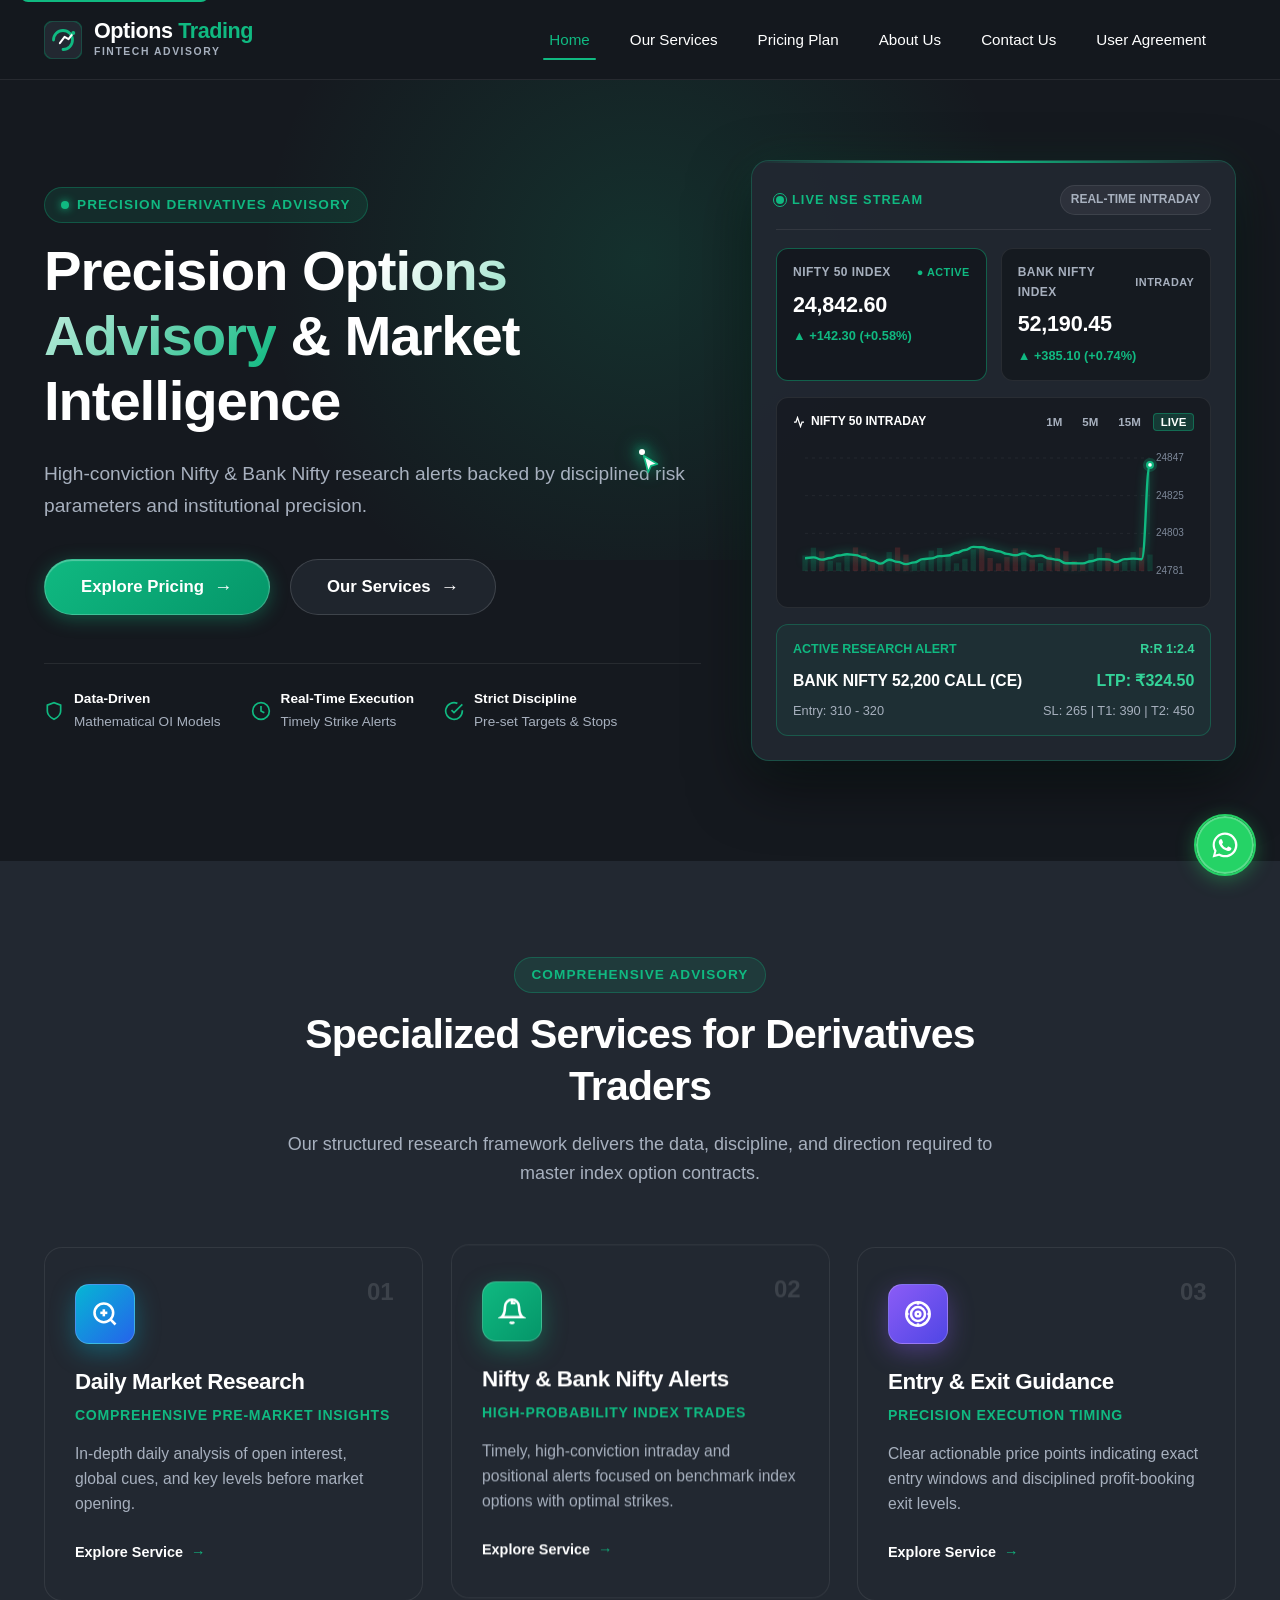
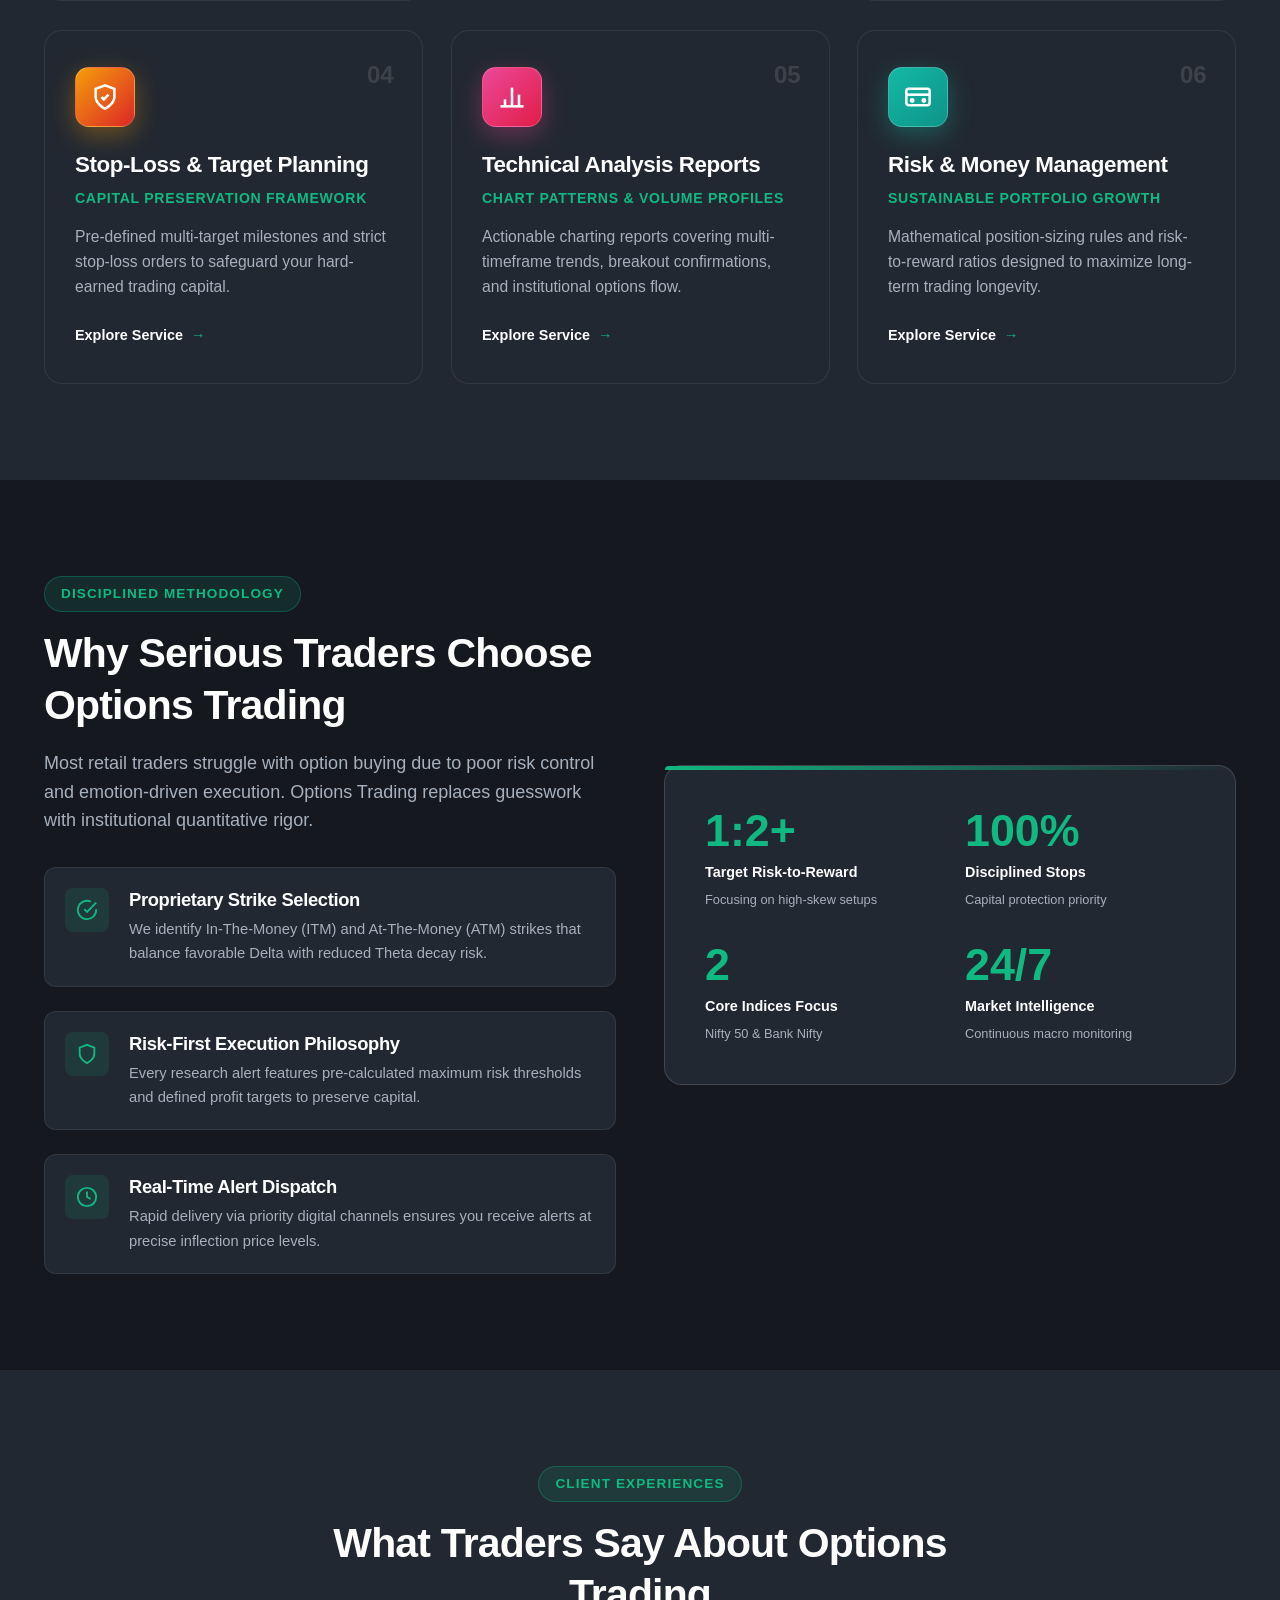
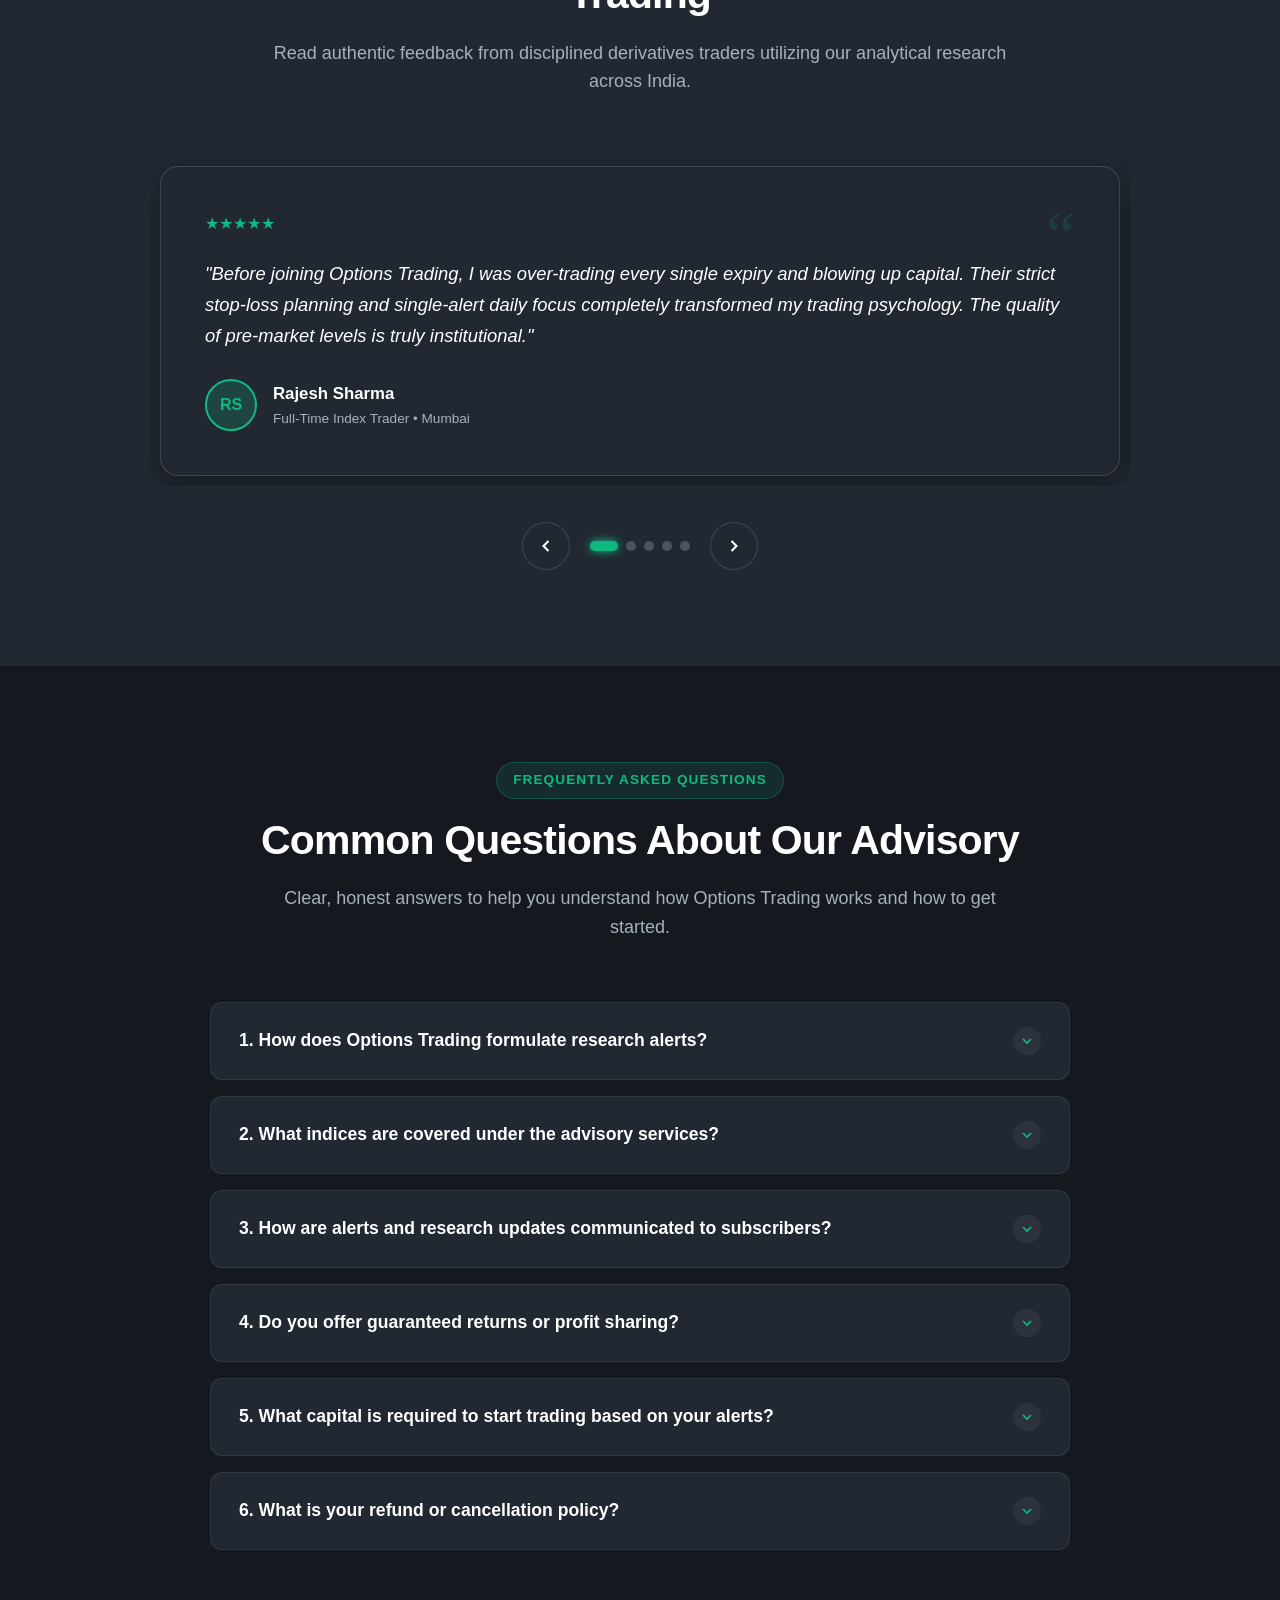
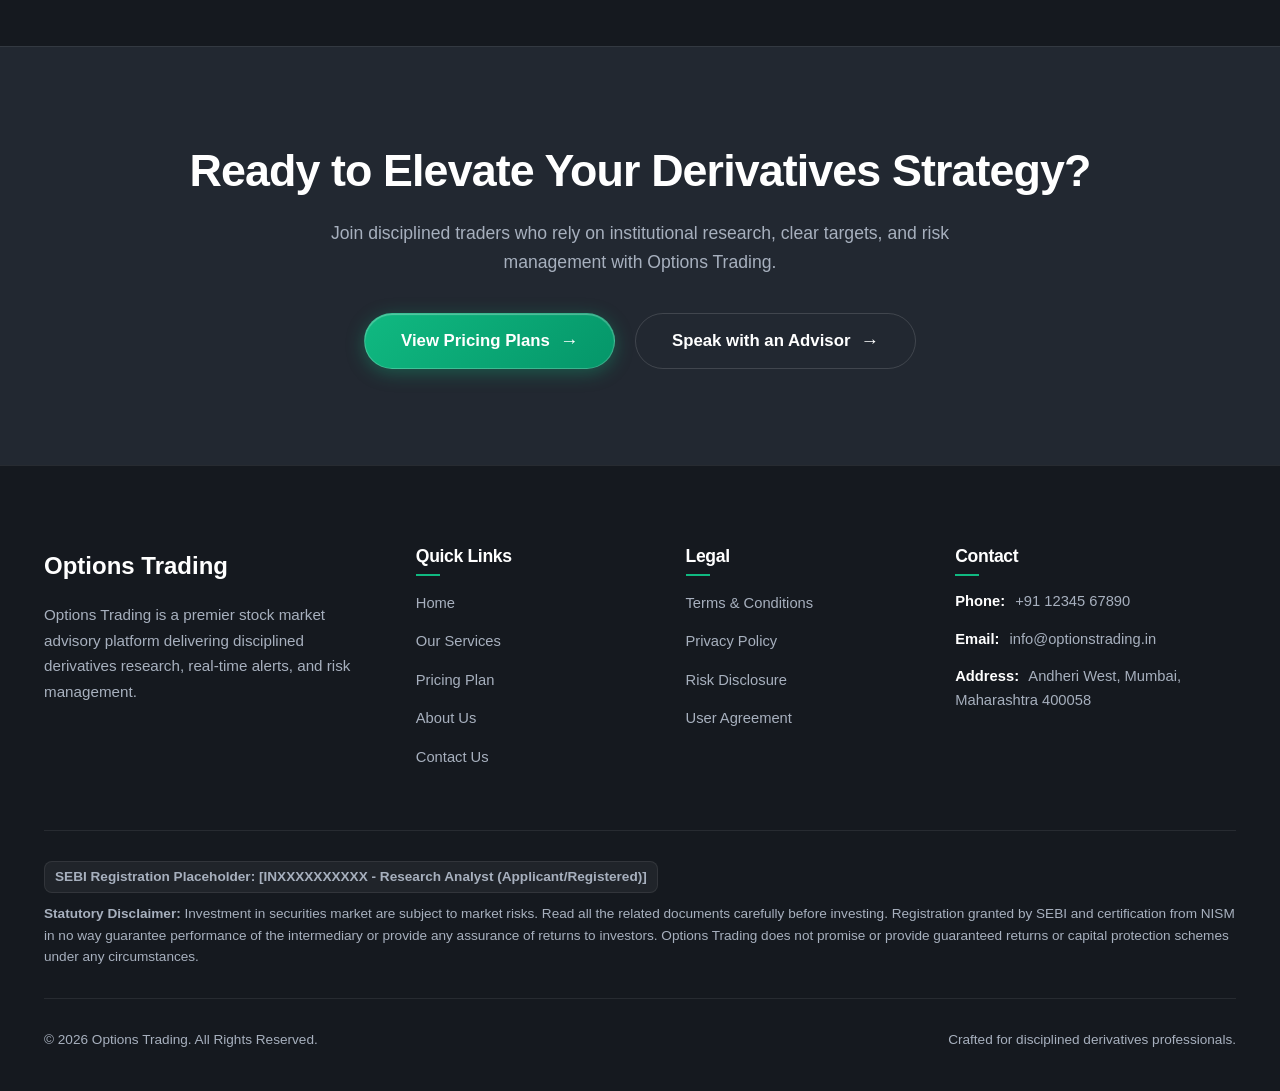
<file: index.html>
<!DOCTYPE html>
<html lang="en">
<head>
  <meta charset="UTF-8">
  <meta name="viewport" content="width=device-width, initial-scale=1.0">
  <title>Options Trading | Premium Stock Market Advisory & Derivatives Research</title>
  <meta name="description" content="Options Trading is India's premier stock market advisory platform. Gain actionable Nifty & Bank Nifty research alerts, disciplined risk management, and technical analysis.">
  <meta name="keywords" content="Options Trading, Nifty options, Bank Nifty options, stock market advisory, derivatives research, trading alerts, technical analysis, risk management">
  <link rel="canonical" href="https://optionstrading.in/">

  <!-- Open Graph / Facebook -->
  <meta property="og:type" content="website">
  <meta property="og:url" content="https://optionstrading.in/">
  <meta property="og:title" content="Options Trading | Premium Stock Market Advisory & Derivatives Research">
  <meta property="og:description" content="Empowering index traders with disciplined research, high-conviction alerts, and institutional-grade risk management.">
  <meta property="og:image" content="https://optionstrading.in/images/logo.svg">

  <!-- Twitter Card -->
  <meta name="twitter:card" content="summary_large_image">
  <meta name="twitter:url" content="https://optionstrading.in/">
  <meta name="twitter:title" content="Options Trading | Premium Stock Market Advisory">
  <meta name="twitter:description" content="Empowering index traders with disciplined research, high-conviction alerts, and institutional-grade risk management.">
  <meta name="twitter:image" content="https://optionstrading.in/images/logo.svg">

  <!-- Favicon -->
  <link rel="icon" type="image/svg+xml" href="images/favicon.svg">

  <!-- Styles -->
  <link rel="stylesheet" href="css/style.css">

  <!-- Structured Data: Organization & FinancialService Schema -->
  <script type="application/ld+json">
  {
    "@context": "https://schema.org",
    "@graph": [
      {
        "@type": "Organization",
        "@id": "https://optionstrading.in/#organization",
        "name": "Options Trading",
        "url": "https://optionstrading.in/",
        "logo": "https://optionstrading.in/images/logo.svg",
        "contactPoint": {
          "@type": "ContactPoint",
          "telephone": "+91 12345 67890",
          "contactType": "customer support",
          "areaServed": "IN",
          "availableLanguage": ["English", "Hindi"]
        }
      },
      {
        "@type": "FinancialService",
        "@id": "https://optionstrading.in/#financialservice",
        "name": "Options Trading",
        "url": "https://optionstrading.in/",
        "logo": "https://optionstrading.in/images/logo.svg",
        "telephone": "+91 12345 67890",
        "email": "info@optionstrading.in",
        "address": {
          "@type": "PostalAddress",
          "streetAddress": "Andheri West",
          "addressLocality": "Mumbai",
          "addressRegion": "Maharashtra",
          "postalCode": "400058",
          "addressCountry": "IN"
        },
        "priceRange": "₹₹₹"
      },
      {
        "@type": "FAQPage",
        "@id": "https://optionstrading.in/#faq",
        "mainEntity": [
          {
            "@type": "Question",
            "name": "How does Options Trading formulate research alerts?",
            "acceptedAnswer": {
              "@type": "Answer",
              "text": "Our research is grounded in proprietary quantitative models, open interest analysis, volume profile shifts, multi-timeframe price action, and macroeconomic sentiment to pinpoint optimal strike prices and risk-to-reward setups."
            }
          },
          {
            "@type": "Question",
            "name": "What indices are covered under the advisory services?",
            "acceptedAnswer": {
              "@type": "Answer",
              "text": "We specialize in benchmark Indian indices, primarily Nifty 50 and Bank Nifty options, providing focused intraday and positional contract strategies."
            }
          },
          {
            "@type": "Question",
            "name": "How are alerts and research updates communicated to subscribers?",
            "acceptedAnswer": {
              "@type": "Answer",
              "text": "Subscribers receive instant alerts through real-time notifications, specialized messaging channels, priority email summaries, and dedicated client dashboard updates."
            }
          },
          {
            "@type": "Question",
            "name": "Do you offer guaranteed returns or profit sharing?",
            "acceptedAnswer": {
              "@type": "Answer",
              "text": "No. In strict compliance with regulatory standards and financial ethics, Options Trading does not offer guaranteed returns or assured profit schemes. Trading derivatives involves market risk, and past performance does not guarantee future results."
            }
          },
          {
            "@type": "Question",
            "name": "What capital is required to start trading based on your alerts?",
            "acceptedAnswer": {
              "@type": "Answer",
              "text": "While options buying can be executed with modest capital, we recommend having adequate cushion to practice strict position sizing and money management without overleveraging."
            }
          },
          {
            "@type": "Question",
            "name": "What is your refund or cancellation policy?",
            "acceptedAnswer": {
              "@type": "Answer",
              "text": "Due to the real-time proprietary nature of market research and instantaneous intellectual property delivery, advisory subscriptions are non-refundable once activated."
            }
          }
        ]
      }
    ]
  }
  </script>
</head>
<body>
  <!-- Accessibility Skip Link -->
  <a href="#main-content" class="skip-link">Skip to main content</a>

  <!-- GLOBAL HEADER (Identical on every page) -->
  <header class="site-header" role="banner">
    <div class="container header-container">
      <a href="index.html" class="brand-logo magnetic-btn" aria-label="Options Trading Home">
        <svg width="38" height="38" viewBox="0 0 48 48" fill="none" xmlns="http://www.w3.org/2000/svg">
          <rect width="48" height="48" rx="12" fill="#222831" stroke="rgba(16, 185, 129, 0.3)" stroke-width="2"/>
          <path d="M12 24 C12 17.37 17.37 12 24 12 C30.63 12 36 17.37 36 24 C36 30.63 30.63 36 24 36" stroke="#10B981" stroke-width="3.5" stroke-linecap="round"/>
          <polyline points="20 28 26 20 31 23 37 15" stroke="#FFFFFF" stroke-width="2.5" stroke-linecap="round" stroke-linejoin="round"/>
          <circle cx="37" cy="15" r="2.5" fill="#10B981"/>
        </svg>
        <div class="brand-logo-text">
          <span class="brand-logo-title">Options <span>Trading</span></span>
          <span class="brand-logo-tagline">Fintech Advisory</span>
        </div>
      </a>

      <nav class="site-navigation" role="navigation" aria-label="Primary Navigation">
        <ul class="nav-menu">
          <li class="nav-item"><a href="index.html" class="nav-link active">Home</a></li>
          <li class="nav-item"><a href="services.html" class="nav-link">Our Services</a></li>
          <li class="nav-item"><a href="pricing.html" class="nav-link">Pricing Plan</a></li>
          <li class="nav-item"><a href="about.html" class="nav-link">About Us</a></li>
          <li class="nav-item"><a href="contact.html" class="nav-link">Contact Us</a></li>
          <li class="nav-item"><a href="user-agreement.html" class="nav-link">User Agreement</a></li>
        </ul>
      </nav>

      <div class="header-actions">
        <button class="hamburger-btn" aria-label="Toggle navigation menu" aria-expanded="false">
          <span class="hamburger-line"></span>
          <span class="hamburger-line"></span>
          <span class="hamburger-line"></span>
        </button>
      </div>
    </div>
  </header>

  <!-- MAIN CONTENT -->
  <main id="main-content">

    <!-- 5.1 HERO SECTION -->
    <section class="section hero-section" aria-labelledby="hero-heading">
      <div class="hero-glow-bg" aria-hidden="true"></div>
      <div class="container hero-grid">
        <div class="hero-content reveal-on-scroll">
          <div class="badge">
            <span class="badge-pulse-dot" aria-hidden="true"></span>
            Precision Derivatives Advisory
          </div>
          <h1 id="hero-heading" class="hero-headline">
            Precision <span class="gradient-text">Options Advisory</span> &amp; Market Intelligence
          </h1>
          <p class="hero-description">
            High-conviction Nifty &amp; Bank Nifty research alerts backed by disciplined risk parameters and institutional precision.
          </p>
          <div class="hero-cta-group">
            <a href="pricing.html" class="btn btn-primary btn-lg magnetic-btn">
              Explore Pricing <span class="btn-arrow" aria-hidden="true">&rarr;</span>
            </a>
            <a href="services.html" class="btn btn-glass btn-lg magnetic-btn">
              Our Services <span class="btn-arrow" aria-hidden="true">&rarr;</span>
            </a>
          </div>
          <div class="hero-trust-row">
            <div class="trust-item">
              <svg class="trust-icon" viewBox="0 0 24 24" fill="none" stroke="currentColor" stroke-width="2">
                <path d="M12 22s8-4 8-10V5l-8-3-8 3v7c0 6 8 10 8 10z"/>
              </svg>
              <div class="trust-text">
                <strong>Data-Driven</strong>
                Mathematical OI Models
              </div>
            </div>
            <div class="trust-item">
              <svg class="trust-icon" viewBox="0 0 24 24" fill="none" stroke="currentColor" stroke-width="2">
                <circle cx="12" cy="12" r="10"/>
                <polyline points="12 6 12 12 16 14"/>
              </svg>
              <div class="trust-text">
                <strong>Real-Time Execution</strong>
                Timely Strike Alerts
              </div>
            </div>
            <div class="trust-item">
              <svg class="trust-icon" viewBox="0 0 24 24" fill="none" stroke="currentColor" stroke-width="2">
                <path d="M22 11.08V12a10 10 0 1 1-5.93-9.14"/>
                <polyline points="22 4 12 14.01 9 11.01"/>
              </svg>
              <div class="trust-text">
                <strong>Strict Discipline</strong>
                Pre-set Targets &amp; Stops
              </div>
            </div>
          </div>
        </div>

        <!-- Hero Visual: Live FinTech Market Terminal Card with Live Chart -->
        <div class="hero-visual reveal-on-scroll delay-2">
          <div class="hero-dashboard-card magnetic-card">
            <div class="dashboard-header">
              <span class="live-indicator">
                <span class="live-radar-dot" aria-hidden="true"></span>
                LIVE NSE STREAM
              </span>
              <span class="market-status-tag">REAL-TIME INTRADAY</span>
            </div>

            <!-- Dynamic Market Indices Grid (Values dynamically fluctuate) -->
            <div class="market-indices-grid">
              <div class="index-box is-active" data-symbol="NIFTY" title="Click to view Nifty 50 Chart">
                <div class="index-name">
                  <span>NIFTY 50 INDEX</span>
                  <span style="font-size: 0.68rem; color: var(--accent-green); font-weight: 700;">● ACTIVE</span>
                </div>
                <div class="index-price" id="niftyPrice">24,842.60</div>
                <div class="index-change" id="niftyChange">
                  ▲ +142.30 (+0.58%)
                </div>
              </div>
              <div class="index-box" data-symbol="BANKNIFTY" title="Click to view Bank Nifty Chart">
                <div class="index-name">
                  <span>BANK NIFTY INDEX</span>
                  <span style="font-size: 0.68rem; color: #A7B0BE;">INTRADAY</span>
                </div>
                <div class="index-price" id="bankNiftyPrice">52,190.45</div>
                <div class="index-change" id="bankNiftyChange">
                  ▲ +385.10 (+0.74%)
                </div>
              </div>
            </div>

            <!-- Real-Time Interactive Canvas Chart -->
            <div class="live-chart-container">
              <div class="chart-meta-bar">
                <div class="chart-symbol-badge">
                  <svg width="12" height="12" viewBox="0 0 24 24" fill="none" stroke="currentColor" stroke-width="2.5"><polyline points="22 12 18 12 15 21 9 3 6 12 2 12"/></svg>
                  <span id="chartSymbolBadge">NIFTY 50 INTRADAY</span>
                </div>
                <div class="chart-timeframes">
                  <button type="button" class="tf-btn" aria-label="1 minute timeframe">1M</button>
                  <button type="button" class="tf-btn" aria-label="5 minute timeframe">5M</button>
                  <button type="button" class="tf-btn" aria-label="15 minute timeframe">15M</button>
                  <button type="button" class="tf-btn active" aria-label="Live stream timeframe">LIVE</button>
                </div>
              </div>
              <div class="live-chart-canvas-wrap">
                <canvas id="liveMarketChart" aria-label="Real-time intraday market price chart"></canvas>
              </div>
            </div>

            <!-- Active Research Alert Preview with Real-Time LTP -->
            <div class="alert-preview-box">
              <div class="alert-preview-header">
                <span>ACTIVE RESEARCH ALERT</span>
                <span style="color: #34D399; font-weight: 700;">R:R 1:2.4</span>
              </div>
              <div class="alert-preview-title">
                <span>BANK NIFTY 52,200 CALL (CE)</span>
                <span class="alert-ltp-val">LTP: ₹<span id="alertLtp">324.50</span></span>
              </div>
              <div class="alert-preview-details">
                <span>Entry: 310 - 320</span>
                <span>SL: 265 | T1: 390 | T2: 450</span>
              </div>
            </div>
          </div>
        </div>
      </div>
    </section>

    <!-- 5.2 SERVICE CARDS SECTION (2 rows with 3 cards = 6 cards) -->
    <section class="section section-secondary" aria-labelledby="services-heading">
      <div class="container">
        <div class="section-header reveal-on-scroll">
          <div class="badge">Comprehensive Advisory</div>
          <h2 id="services-heading" class="section-title">Specialized Services for Derivatives Traders</h2>
          <p class="section-subtitle">
            Our structured research framework delivers the data, discipline, and direction required to master index option contracts.
          </p>
        </div>

        <div class="services-grid-2x3">
          <!-- Card 1 (Cyan/Blue Icon) -->
          <article class="service-card magnetic-card reveal-on-scroll delay-1">
            <span class="service-card-num" aria-hidden="true">01</span>
            <div class="service-icon-wrap icon-cyan" aria-hidden="true">
              <svg width="28" height="28" viewBox="0 0 24 24" fill="none" stroke="#FFFFFF" stroke-width="2.2">
                <circle cx="11" cy="11" r="8"/>
                <line x1="21" y1="21" x2="16.65" y2="16.65"/>
                <line x1="11" y1="8" x2="11" y2="14"/>
                <line x1="8" y1="11" x2="14" y2="11"/>
              </svg>
            </div>
            <h3 class="service-card-title">Daily Market Research</h3>
            <div class="service-card-subtitle">Comprehensive Pre-Market Insights</div>
            <p class="service-card-summary">
              In-depth daily analysis of open interest, global cues, and key levels before market opening.
            </p>
            <a href="services.html#service-1" class="service-card-link">
              Explore Service <span>&rarr;</span>
            </a>
          </article>

          <!-- Card 2 (Emerald/Green Icon) -->
          <article class="service-card magnetic-card reveal-on-scroll delay-2">
            <span class="service-card-num" aria-hidden="true">02</span>
            <div class="service-icon-wrap icon-emerald" aria-hidden="true">
              <svg width="28" height="28" viewBox="0 0 24 24" fill="none" stroke="#FFFFFF" stroke-width="2.2">
                <path d="M18 8A6 6 0 0 0 6 8c0 7-3 9-3 9h18s-3-2-3-9"/>
                <path d="M13.73 21a2 2 0 0 1-3.46 0"/>
                <polyline points="12 2 12 5 15 5"/>
              </svg>
            </div>
            <h3 class="service-card-title">Nifty &amp; Bank Nifty Alerts</h3>
            <div class="service-card-subtitle">High-Probability Index Trades</div>
            <p class="service-card-summary">
              Timely, high-conviction intraday and positional alerts focused on benchmark index options with optimal strikes.
            </p>
            <a href="services.html#service-2" class="service-card-link">
              Explore Service <span>&rarr;</span>
            </a>
          </article>

          <!-- Card 3 (Purple/Violet Icon) -->
          <article class="service-card magnetic-card reveal-on-scroll delay-3">
            <span class="service-card-num" aria-hidden="true">03</span>
            <div class="service-icon-wrap icon-purple" aria-hidden="true">
              <svg width="28" height="28" viewBox="0 0 24 24" fill="none" stroke="#FFFFFF" stroke-width="2.2">
                <circle cx="12" cy="12" r="10"/>
                <circle cx="12" cy="12" r="6"/>
                <circle cx="12" cy="12" r="2"/>
                <line x1="12" y1="2" x2="12" y2="4"/>
                <line x1="12" y1="20" x2="12" y2="22"/>
                <line x1="2" y1="12" x2="4" y2="12"/>
                <line x1="20" y1="12" x2="22" y2="12"/>
              </svg>
            </div>
            <h3 class="service-card-title">Entry &amp; Exit Guidance</h3>
            <div class="service-card-subtitle">Precision Execution Timing</div>
            <p class="service-card-summary">
              Clear actionable price points indicating exact entry windows and disciplined profit-booking exit levels.
            </p>
            <a href="services.html#service-3" class="service-card-link">
              Explore Service <span>&rarr;</span>
            </a>
          </article>

          <!-- Card 4 (Amber/Orange Icon) -->
          <article class="service-card magnetic-card reveal-on-scroll delay-1">
            <span class="service-card-num" aria-hidden="true">04</span>
            <div class="service-icon-wrap icon-amber" aria-hidden="true">
              <svg width="28" height="28" viewBox="0 0 24 24" fill="none" stroke="#FFFFFF" stroke-width="2.2">
                <path d="M12 22s8-4 8-10V5l-8-3-8 3v7c0 6 8 10 8 10z"/>
                <polyline points="9 12 11 14 15 10"/>
              </svg>
            </div>
            <h3 class="service-card-title">Stop-Loss &amp; Target Planning</h3>
            <div class="service-card-subtitle">Capital Preservation Framework</div>
            <p class="service-card-summary">
              Pre-defined multi-target milestones and strict stop-loss orders to safeguard your hard-earned trading capital.
            </p>
            <a href="services.html#service-4" class="service-card-link">
              Explore Service <span>&rarr;</span>
            </a>
          </article>

          <!-- Card 5 (Rose/Pink Icon) -->
          <article class="service-card magnetic-card reveal-on-scroll delay-2">
            <span class="service-card-num" aria-hidden="true">05</span>
            <div class="service-icon-wrap icon-rose" aria-hidden="true">
              <svg width="28" height="28" viewBox="0 0 24 24" fill="none" stroke="#FFFFFF" stroke-width="2.2">
                <line x1="18" y1="20" x2="18" y2="10"/>
                <line x1="12" y1="20" x2="12" y2="4"/>
                <line x1="6" y1="20" x2="6" y2="14"/>
                <line x1="2" y1="20" x2="22" y2="20"/>
              </svg>
            </div>
            <h3 class="service-card-title">Technical Analysis Reports</h3>
            <div class="service-card-subtitle">Chart Patterns &amp; Volume Profiles</div>
            <p class="service-card-summary">
              Actionable charting reports covering multi-timeframe trends, breakout confirmations, and institutional options flow.
            </p>
            <a href="services.html#service-5" class="service-card-link">
              Explore Service <span>&rarr;</span>
            </a>
          </article>

          <!-- Card 6 (Teal/Emerald Icon) -->
          <article class="service-card magnetic-card reveal-on-scroll delay-3">
            <span class="service-card-num" aria-hidden="true">06</span>
            <div class="service-icon-wrap icon-teal" aria-hidden="true">
              <svg width="28" height="28" viewBox="0 0 24 24" fill="none" stroke="#FFFFFF" stroke-width="2.2">
                <rect x="2" y="5" width="20" height="14" rx="2"/>
                <line x1="2" y1="10" x2="22" y2="10"/>
                <circle cx="7" cy="15" r="1"/>
                <circle cx="17" cy="15" r="1"/>
              </svg>
            </div>
            <h3 class="service-card-title">Risk &amp; Money Management</h3>
            <div class="service-card-subtitle">Sustainable Portfolio Growth</div>
            <p class="service-card-summary">
              Mathematical position-sizing rules and risk-to-reward ratios designed to maximize long-term trading longevity.
            </p>
            <a href="services.html#service-6" class="service-card-link">
              Explore Service <span>&rarr;</span>
            </a>
          </article>
        </div>
      </div>
    </section>

    <!-- 5.3 WHY CHOOSE US SECTION -->
    <section class="section section-dark" aria-labelledby="why-heading">
      <div class="container">
        <div class="why-choose-grid">
          <div>
            <div class="badge">Disciplined Methodology</div>
            <h2 id="why-heading" class="section-title">Why Serious Traders Choose Options Trading</h2>
            <p class="section-subtitle" style="margin-bottom: 32px;">
              Most retail traders struggle with option buying due to poor risk control and emotion-driven execution. Options Trading replaces guesswork with institutional quantitative rigor.
            </p>

            <div class="why-choose-list">
              <div class="why-feature-item">
                <div class="why-feature-icon" aria-hidden="true">
                  <svg width="22" height="22" viewBox="0 0 24 24" fill="none" stroke="currentColor" stroke-width="2"><path d="M22 11.08V12a10 10 0 1 1-5.93-9.14"/><polyline points="22 4 12 14.01 9 11.01"/></svg>
                </div>
                <div>
                  <h3 class="why-feature-title">Proprietary Strike Selection</h3>
                  <p class="why-feature-desc">We identify In-The-Money (ITM) and At-The-Money (ATM) strikes that balance favorable Delta with reduced Theta decay risk.</p>
                </div>
              </div>

              <div class="why-feature-item">
                <div class="why-feature-icon" aria-hidden="true">
                  <svg width="22" height="22" viewBox="0 0 24 24" fill="none" stroke="currentColor" stroke-width="2"><path d="M12 22s8-4 8-10V5l-8-3-8 3v7c0 6 8 10 8 10z"/></svg>
                </div>
                <div>
                  <h3 class="why-feature-title">Risk-First Execution Philosophy</h3>
                  <p class="why-feature-desc">Every research alert features pre-calculated maximum risk thresholds and defined profit targets to preserve capital.</p>
                </div>
              </div>

              <div class="why-feature-item">
                <div class="why-feature-icon" aria-hidden="true">
                  <svg width="22" height="22" viewBox="0 0 24 24" fill="none" stroke="currentColor" stroke-width="2"><circle cx="12" cy="12" r="10"/><polyline points="12 6 12 12 16 14"/></svg>
                </div>
                <div>
                  <h3 class="why-feature-title">Real-Time Alert Dispatch</h3>
                  <p class="why-feature-desc">Rapid delivery via priority digital channels ensures you receive alerts at precise inflection price levels.</p>
                </div>
              </div>
            </div>
          </div>

          <div class="why-metrics-card magnetic-card">
            <div class="metric-stat-box">
              <div class="metric-number">1:2+</div>
              <div class="metric-label">Target Risk-to-Reward</div>
              <div class="metric-sub">Focusing on high-skew setups</div>
            </div>
            <div class="metric-stat-box">
              <div class="metric-number">100%</div>
              <div class="metric-label">Disciplined Stops</div>
              <div class="metric-sub">Capital protection priority</div>
            </div>
            <div class="metric-stat-box">
              <div class="metric-number">2</div>
              <div class="metric-label">Core Indices Focus</div>
              <div class="metric-sub">Nifty 50 &amp; Bank Nifty</div>
            </div>
            <div class="metric-stat-box">
              <div class="metric-number">24/7</div>
              <div class="metric-label">Market Intelligence</div>
              <div class="metric-sub">Continuous macro monitoring</div>
            </div>
          </div>
        </div>
      </div>
    </section>

    <!-- 5.4 TESTIMONIALS SECTION (Min 5 in carousel/slider) -->
    <section class="section section-secondary" aria-labelledby="testimonials-heading">
      <div class="container">
        <div class="section-header">
          <div class="badge">Client Experiences</div>
          <h2 id="testimonials-heading" class="section-title">What Traders Say About Options Trading</h2>
          <p class="section-subtitle">
            Read authentic feedback from disciplined derivatives traders utilizing our analytical research across India.
          </p>
        </div>

        <div class="testimonials-slider-container">
          <div class="testimonials-track-wrap">
            <div class="testimonials-track">
              <!-- Slide 1 -->
              <div class="testimonial-slide">
                <div class="testimonial-card magnetic-card">
                  <div class="testimonial-quote-icon" aria-hidden="true">&ldquo;</div>
                  <div class="testimonial-stars" aria-label="5 out of 5 stars">
                    &#9733;&#9733;&#9733;&#9733;&#9733;
                  </div>
                  <p class="testimonial-text">
                    "Before joining Options Trading, I was over-trading every single expiry and blowing up capital. Their strict stop-loss planning and single-alert daily focus completely transformed my trading psychology. The quality of pre-market levels is truly institutional."
                  </p>
                  <div class="testimonial-author-wrap">
                    <div class="author-avatar">RS</div>
                    <div>
                      <div class="author-name">Rajesh Sharma</div>
                      <div class="author-meta">Full-Time Index Trader &bull; Mumbai</div>
                    </div>
                  </div>
                </div>
              </div>

              <!-- Slide 2 -->
              <div class="testimonial-slide">
                <div class="testimonial-card magnetic-card">
                  <div class="testimonial-quote-icon" aria-hidden="true">&ldquo;</div>
                  <div class="testimonial-stars" aria-label="5 out of 5 stars">
                    &#9733;&#9733;&#9733;&#9733;&#9733;
                  </div>
                  <p class="testimonial-text">
                    "The Bank Nifty alerts are incredibly timely. What stands out most is the transparency: they give an exact entry range and strict exit points. No hype, no unrealistic promises, just solid technical research and capital protection."
                  </p>
                  <div class="testimonial-author-wrap">
                    <div class="author-avatar">AS</div>
                    <div>
                      <div class="author-name">Ananya Sengupta</div>
                      <div class="author-meta">Derivatives Portfolio Trader &bull; Bengaluru</div>
                    </div>
                  </div>
                </div>
              </div>

              <!-- Slide 3 -->
              <div class="testimonial-slide">
                <div class="testimonial-card magnetic-card">
                  <div class="testimonial-quote-icon" aria-hidden="true">&ldquo;</div>
                  <div class="testimonial-stars" aria-label="5 out of 5 stars">
                    &#9733;&#9733;&#9733;&#9733;&#9733;
                  </div>
                  <p class="testimonial-text">
                    "The Technical Analysis Reports provided in the Platinum plan have been a masterclass in market structure. Understanding open interest buildup and why a certain strike is selected makes all the difference."
                  </p>
                  <div class="testimonial-author-wrap">
                    <div class="author-avatar">VV</div>
                    <div>
                      <div class="author-name">Vikramaditya Verma</div>
                      <div class="author-meta">Swing Trader &bull; New Delhi</div>
                    </div>
                  </div>
                </div>
              </div>

              <!-- Slide 4 -->
              <div class="testimonial-slide">
                <div class="testimonial-card magnetic-card">
                  <div class="testimonial-quote-icon" aria-hidden="true">&ldquo;</div>
                  <div class="testimonial-stars" aria-label="5 out of 5 stars">
                    &#9733;&#9733;&#9733;&#9733;&#9733;
                  </div>
                  <p class="testimonial-text">
                    "The risk and money management guidelines alone are worth the annual subscription. Options Trading teaches you how to size contracts mathematically so you never panic during sudden market reversals."
                  </p>
                  <div class="testimonial-author-wrap">
                    <div class="author-avatar">PN</div>
                    <div>
                      <div class="author-name">Priya Nambiar</div>
                      <div class="author-meta">Options Strategist &bull; Chennai</div>
                    </div>
                  </div>
                </div>
              </div>

              <!-- Slide 5 -->
              <div class="testimonial-slide">
                <div class="testimonial-card magnetic-card">
                  <div class="testimonial-quote-icon" aria-hidden="true">&ldquo;</div>
                  <div class="testimonial-stars" aria-label="5 out of 5 stars">
                    &#9733;&#9733;&#9733;&#9733;&#9733;
                  </div>
                  <p class="testimonial-text">
                    "I have tried various advisory services over five years, but Options Trading is by far the most grounded and ethical. Their clear risk disclosure and focus on high risk-reward setups makes them the only team I trust."
                  </p>
                  <div class="testimonial-author-wrap">
                    <div class="author-avatar">RD</div>
                    <div>
                      <div class="author-name">Rohan Deshmukh</div>
                      <div class="author-meta">Bank Nifty Trader &bull; Pune</div>
                    </div>
                  </div>
                </div>
              </div>
            </div>
          </div>

          <div class="testimonials-controls">
            <button class="slider-btn slider-prev magnetic-btn" aria-label="Previous testimonial">
              <svg width="20" height="20" viewBox="0 0 24 24" fill="none" stroke="currentColor" stroke-width="2.5"><polyline points="15 18 9 12 15 6"/></svg>
            </button>
            <div class="slider-dots" role="tablist" aria-label="Testimonial navigation dots"></div>
            <button class="slider-btn slider-next magnetic-btn" aria-label="Next testimonial">
              <svg width="20" height="20" viewBox="0 0 24 24" fill="none" stroke="currentColor" stroke-width="2.5"><polyline points="9 18 15 12 9 6"/></svg>
            </button>
          </div>
        </div>
      </div>
    </section>

    <!-- 5.5 FAQ SECTION (Exactly 6 FAQs in accordion style) -->
    <section class="section section-dark" aria-labelledby="faq-heading">
      <div class="container">
        <div class="section-header">
          <div class="badge">Frequently Asked Questions</div>
          <h2 id="faq-heading" class="section-title">Common Questions About Our Advisory</h2>
          <p class="section-subtitle">
            Clear, honest answers to help you understand how Options Trading works and how to get started.
          </p>
        </div>

        <div class="faq-accordion-wrap">
          <!-- FAQ 1 -->
          <div class="faq-item">
            <button class="faq-header magnetic-btn" aria-expanded="false">
              <span>1. How does Options Trading formulate research alerts?</span>
              <span class="faq-toggle-icon" aria-hidden="true">
                <svg width="16" height="16" viewBox="0 0 24 24" fill="none" stroke="currentColor" stroke-width="2.5"><polyline points="6 9 12 15 18 9"/></svg>
              </span>
            </button>
            <div class="faq-body">
              <p class="faq-answer">
                Our research is grounded in proprietary quantitative models, open interest analysis, volume profile shifts, multi-timeframe price action, and macroeconomic sentiment to pinpoint optimal strike prices and risk-to-reward setups.
              </p>
            </div>
          </div>

          <!-- FAQ 2 -->
          <div class="faq-item">
            <button class="faq-header magnetic-btn" aria-expanded="false">
              <span>2. What indices are covered under the advisory services?</span>
              <span class="faq-toggle-icon" aria-hidden="true">
                <svg width="16" height="16" viewBox="0 0 24 24" fill="none" stroke="currentColor" stroke-width="2.5"><polyline points="6 9 12 15 18 9"/></svg>
              </span>
            </button>
            <div class="faq-body">
              <p class="faq-answer">
                We specialize in benchmark Indian indices, primarily Nifty 50 and Bank Nifty options, providing focused intraday and positional contract strategies tailored for institutional liquidity.
              </p>
            </div>
          </div>

          <!-- FAQ 3 -->
          <div class="faq-item">
            <button class="faq-header magnetic-btn" aria-expanded="false">
              <span>3. How are alerts and research updates communicated to subscribers?</span>
              <span class="faq-toggle-icon" aria-hidden="true">
                <svg width="16" height="16" viewBox="0 0 24 24" fill="none" stroke="currentColor" stroke-width="2.5"><polyline points="6 9 12 15 18 9"/></svg>
              </span>
            </button>
            <div class="faq-body">
              <p class="faq-answer">
                Subscribers receive instant alerts through real-time notifications, specialized messaging channels, priority email summaries, and dedicated client dashboard updates during market hours.
              </p>
            </div>
          </div>

          <!-- FAQ 4 -->
          <div class="faq-item">
            <button class="faq-header magnetic-btn" aria-expanded="false">
              <span>4. Do you offer guaranteed returns or profit sharing?</span>
              <span class="faq-toggle-icon" aria-hidden="true">
                <svg width="16" height="16" viewBox="0 0 24 24" fill="none" stroke="currentColor" stroke-width="2.5"><polyline points="6 9 12 15 18 9"/></svg>
              </span>
            </button>
            <div class="faq-body">
              <p class="faq-answer">
                No. In strict compliance with regulatory standards and financial ethics, Options Trading does not offer guaranteed returns or assured profit schemes. Trading derivatives involves market risk, and past performance does not guarantee future results.
              </p>
            </div>
          </div>

          <!-- FAQ 5 -->
          <div class="faq-item">
            <button class="faq-header magnetic-btn" aria-expanded="false">
              <span>5. What capital is required to start trading based on your alerts?</span>
              <span class="faq-toggle-icon" aria-hidden="true">
                <svg width="16" height="16" viewBox="0 0 24 24" fill="none" stroke="currentColor" stroke-width="2.5"><polyline points="6 9 12 15 18 9"/></svg>
              </span>
            </button>
            <div class="faq-body">
              <p class="faq-answer">
                While options buying can be executed with modest capital, we recommend having adequate cushion to practice strict position sizing and money management without overleveraging your portfolio.
              </p>
            </div>
          </div>

          <!-- FAQ 6 -->
          <div class="faq-item">
            <button class="faq-header magnetic-btn" aria-expanded="false">
              <span>6. What is your refund or cancellation policy?</span>
              <span class="faq-toggle-icon" aria-hidden="true">
                <svg width="16" height="16" viewBox="0 0 24 24" fill="none" stroke="currentColor" stroke-width="2.5"><polyline points="6 9 12 15 18 9"/></svg>
              </span>
            </button>
            <div class="faq-body">
              <p class="faq-answer">
                Due to the real-time proprietary nature of market research and instantaneous intellectual property delivery, advisory subscriptions are non-refundable once activated. Please read our User Agreement prior to subscribing.
              </p>
            </div>
          </div>
        </div>
      </div>
    </section>

    <!-- CALL TO ACTION BANNER -->
    <section class="section section-secondary" style="border-top: 1px solid var(--border-subtle); text-align: center;">
      <div class="container">
        <h2 style="font-size: clamp(2rem, 3.5vw, 2.8rem); margin-bottom: 20px;">
          Ready to Elevate Your Derivatives Strategy?
        </h2>
        <p style="max-width: 650px; margin: 0 auto 36px auto; font-size: 1.1rem; color: #A7B0BE;">
          Join disciplined traders who rely on institutional research, clear targets, and risk management with Options Trading.
        </p>
        <div style="display: flex; justify-content: center; gap: 20px; flex-wrap: wrap;">
          <a href="pricing.html" class="btn btn-primary btn-lg magnetic-btn">
            View Pricing Plans <span class="btn-arrow" aria-hidden="true">&rarr;</span>
          </a>
          <a href="contact.html" class="btn btn-outline btn-lg magnetic-btn">
            Speak with an Advisor <span class="btn-arrow" aria-hidden="true">&rarr;</span>
          </a>
        </div>
      </div>
    </section>

  </main>

  <!-- 5.6 GLOBAL FOOTER (Identical on every page) -->
  <footer class="site-footer" role="contentinfo">
    <div class="container">
      <div class="footer-top-grid">
        <!-- Left Side: Brand & 15-20 word intro -->
        <div class="footer-brand-col">
          <div class="footer-brand-title">Options Trading</div>
          <p class="footer-brand-intro">
            Options Trading is a premier stock market advisory platform delivering disciplined derivatives research, real-time alerts, and risk management.
          </p>
        </div>

        <!-- Quick Links Column -->
        <div>
          <h4 class="footer-col-heading">Quick Links</h4>
          <ul class="footer-nav-list">
            <li><a href="index.html" class="footer-nav-link">Home</a></li>
            <li><a href="services.html" class="footer-nav-link">Our Services</a></li>
            <li><a href="pricing.html" class="footer-nav-link">Pricing Plan</a></li>
            <li><a href="about.html" class="footer-nav-link">About Us</a></li>
            <li><a href="contact.html" class="footer-nav-link">Contact Us</a></li>
          </ul>
        </div>

        <!-- Legal Column -->
        <div>
          <h4 class="footer-col-heading">Legal</h4>
          <ul class="footer-nav-list">
            <li><a href="terms-and-conditions.html" class="footer-nav-link">Terms &amp; Conditions</a></li>
            <li><a href="privacy-policy.html" class="footer-nav-link">Privacy Policy</a></li>
            <li><a href="risk-disclosure.html" class="footer-nav-link">Risk Disclosure</a></li>
            <li><a href="user-agreement.html" class="footer-nav-link">User Agreement</a></li>
          </ul>
        </div>

        <!-- Right Side: Contact Column (Exact requested items only) -->
        <div>
          <h4 class="footer-col-heading">Contact</h4>
          <ul class="footer-contact-list">
            <li class="footer-contact-item">
              <strong>Phone:</strong> <a href="tel:+911234567890">+91 12345 67890</a>
            </li>
            <li class="footer-contact-item">
              <strong>Email:</strong> <a href="mailto:info@optionstrading.in">info@optionstrading.in</a>
            </li>
            <li class="footer-contact-item">
              <strong>Address:</strong> Andheri West, Mumbai, Maharashtra 400058
            </li>
          </ul>
        </div>
      </div>

      <!-- Regulatory Compliance & SEBI Placeholder -->
      <div class="footer-compliance-row">
        <span class="footer-sebi-badge">SEBI Registration Placeholder: [INXXXXXXXXXX - Research Analyst (Applicant/Registered)]</span>
        <p>
          <strong>Statutory Disclaimer:</strong> Investment in securities market are subject to market risks. Read all the related documents carefully before investing. Registration granted by SEBI and certification from NISM in no way guarantee performance of the intermediary or provide any assurance of returns to investors. Options Trading does not promise or provide guaranteed returns or capital protection schemes under any circumstances.
        </p>
      </div>

      <div class="footer-bottom-bar">
        <p>&copy; <span id="currentYear">2026</span> Options Trading. All Rights Reserved.</p>
        <p>Crafted for disciplined derivatives professionals.</p>
      </div>
    </div>
  </footer>

  <!-- Floating WhatsApp Action Button (All Pages) -->
  <aside class="floating-whatsapp-wrap" aria-label="WhatsApp Support">
    <a href="https://wa.me/911234567890?text=Hello%20Options%20Trading%20Team%2C%20I%20would%20like%20to%20know%20more%20about%20your%20advisory%20services."
       target="_blank" 
       rel="noopener noreferrer" 
       class="floating-whatsapp-btn magnetic-btn" 
       aria-label="Chat with us on WhatsApp"
       title="Chat on WhatsApp (+91 12345 67890)">
      <span class="whatsapp-ping-ring" aria-hidden="true"></span>
      <svg class="whatsapp-icon-svg" viewBox="0 0 24 24" width="30" height="30" fill="#FFFFFF" xmlns="http://www.w3.org/2000/svg">
        <path d="M12.04 2c-5.46 0-9.91 4.45-9.91 9.91 0 1.75.46 3.45 1.32 4.95L2.05 22l5.25-1.38c1.45.79 3.08 1.21 4.74 1.21 5.46 0 9.91-4.45 9.91-9.91 0-2.65-1.03-5.14-2.9-7.01A9.816 9.816 0 0 0 12.04 2zm.01 18.06c-1.48 0-2.93-.4-4.2-1.15l-.3-.18-3.12.82.83-3.04-.2-.31a8.106 8.106 0 0 1-1.24-4.29c0-4.48 3.65-8.13 8.13-8.13 2.17 0 4.21.85 5.74 2.38a8.077 8.077 0 0 1 2.38 5.74c0 4.48-3.65 8.13-8.12 8.13zm4.46-6.09c-.24-.12-1.45-.71-1.67-.79-.23-.08-.39-.12-.56.12-.16.24-.64.79-.78.96-.15.16-.29.18-.54.06-.24-.12-1.03-.38-1.97-1.21-.72-.65-1.21-1.45-1.35-1.69-.15-.24-.02-.37.11-.49.11-.11.24-.29.37-.43.12-.14.16-.24.24-.41.08-.16.04-.31-.02-.43-.06-.12-.56-1.34-.76-1.84-.2-.48-.4-.42-.56-.42h-.47c-.16 0-.43.06-.66.31-.23.24-.87.85-.87 2.07s.89 2.4 1.02 2.56c.12.16 1.75 2.67 4.24 3.74.59.26 1.05.41 1.41.53.6.19 1.14.16 1.57.1.48-.07 1.45-.59 1.66-1.16.2-.57.2-1.06.14-1.16-.06-.1-.23-.16-.47-.28z"/>
      </svg>
      <span class="whatsapp-badge-label">Chat on WhatsApp</span>
    </a>
  </aside>

  <!-- Scripts -->
  <script src="js/main.js" defer></script>
  <script src="js/magnetic-cursor.js" defer></script>
</body>
</html>
</file>
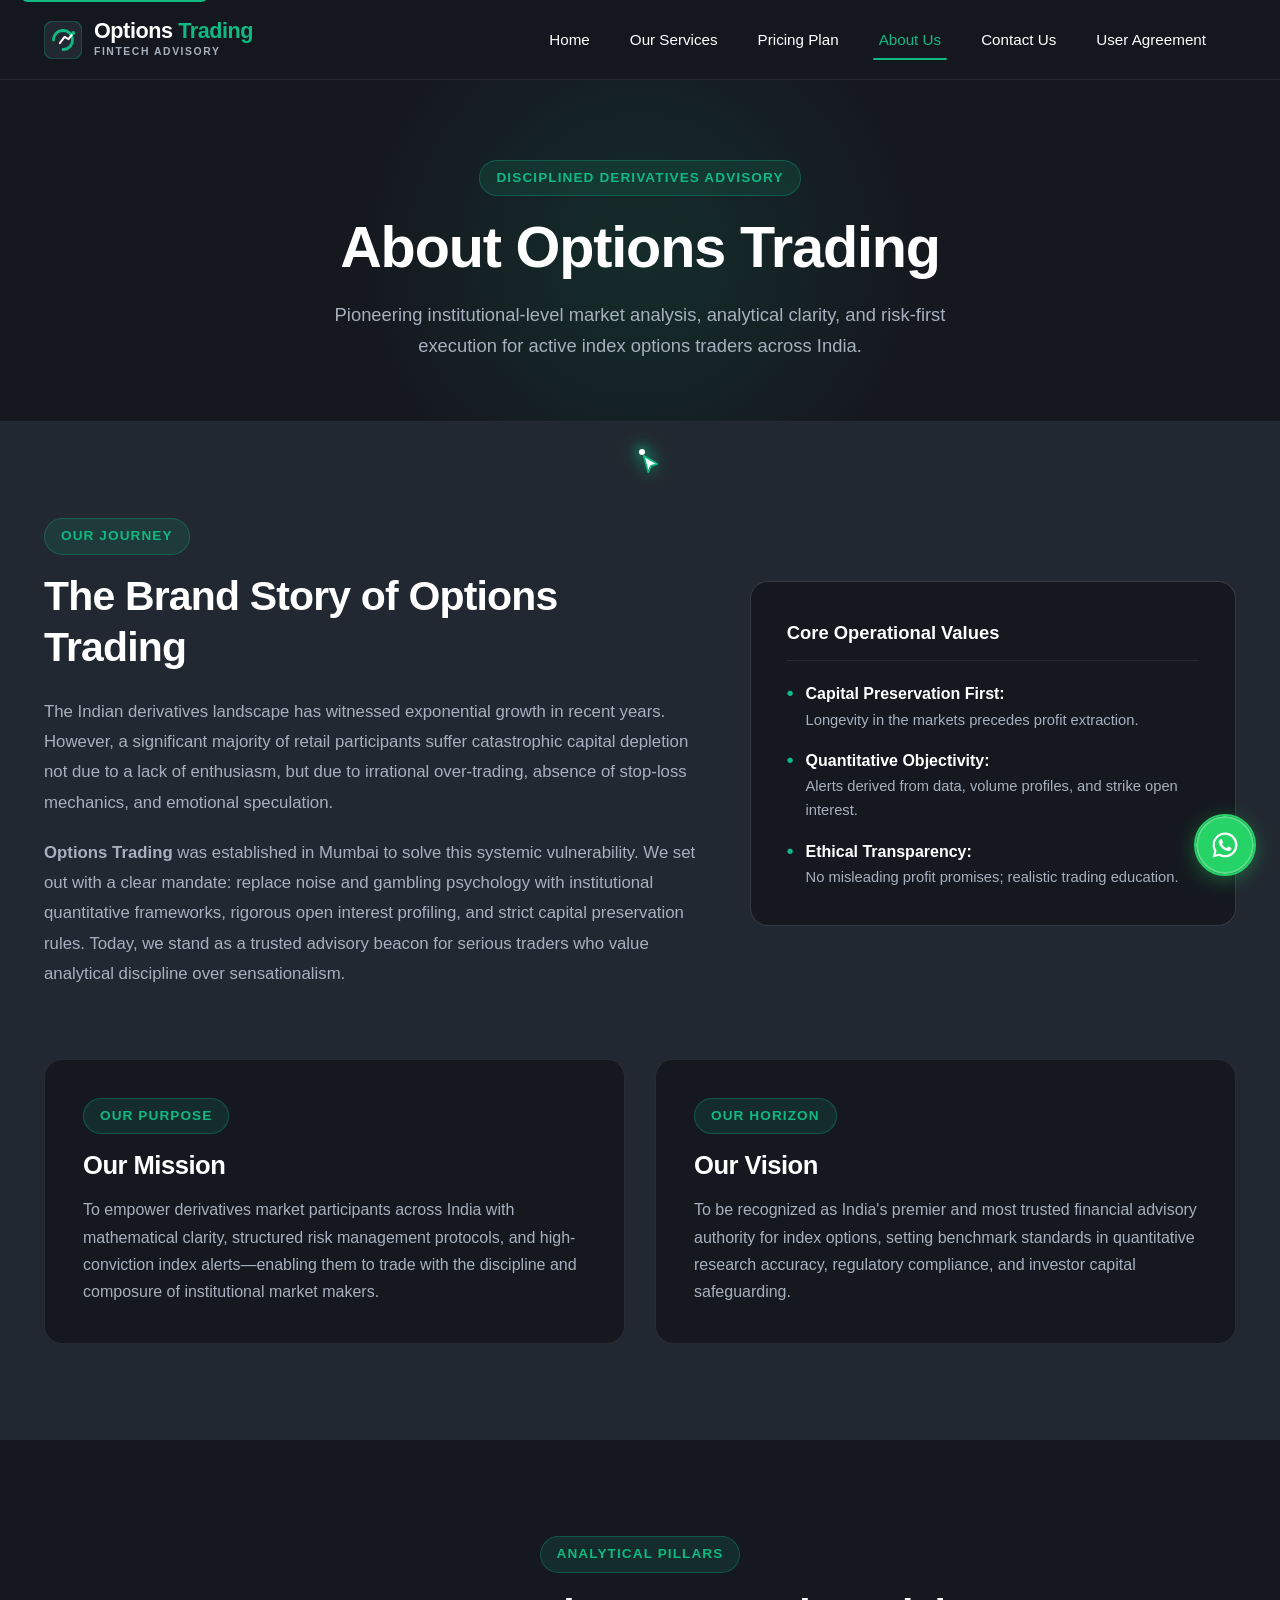
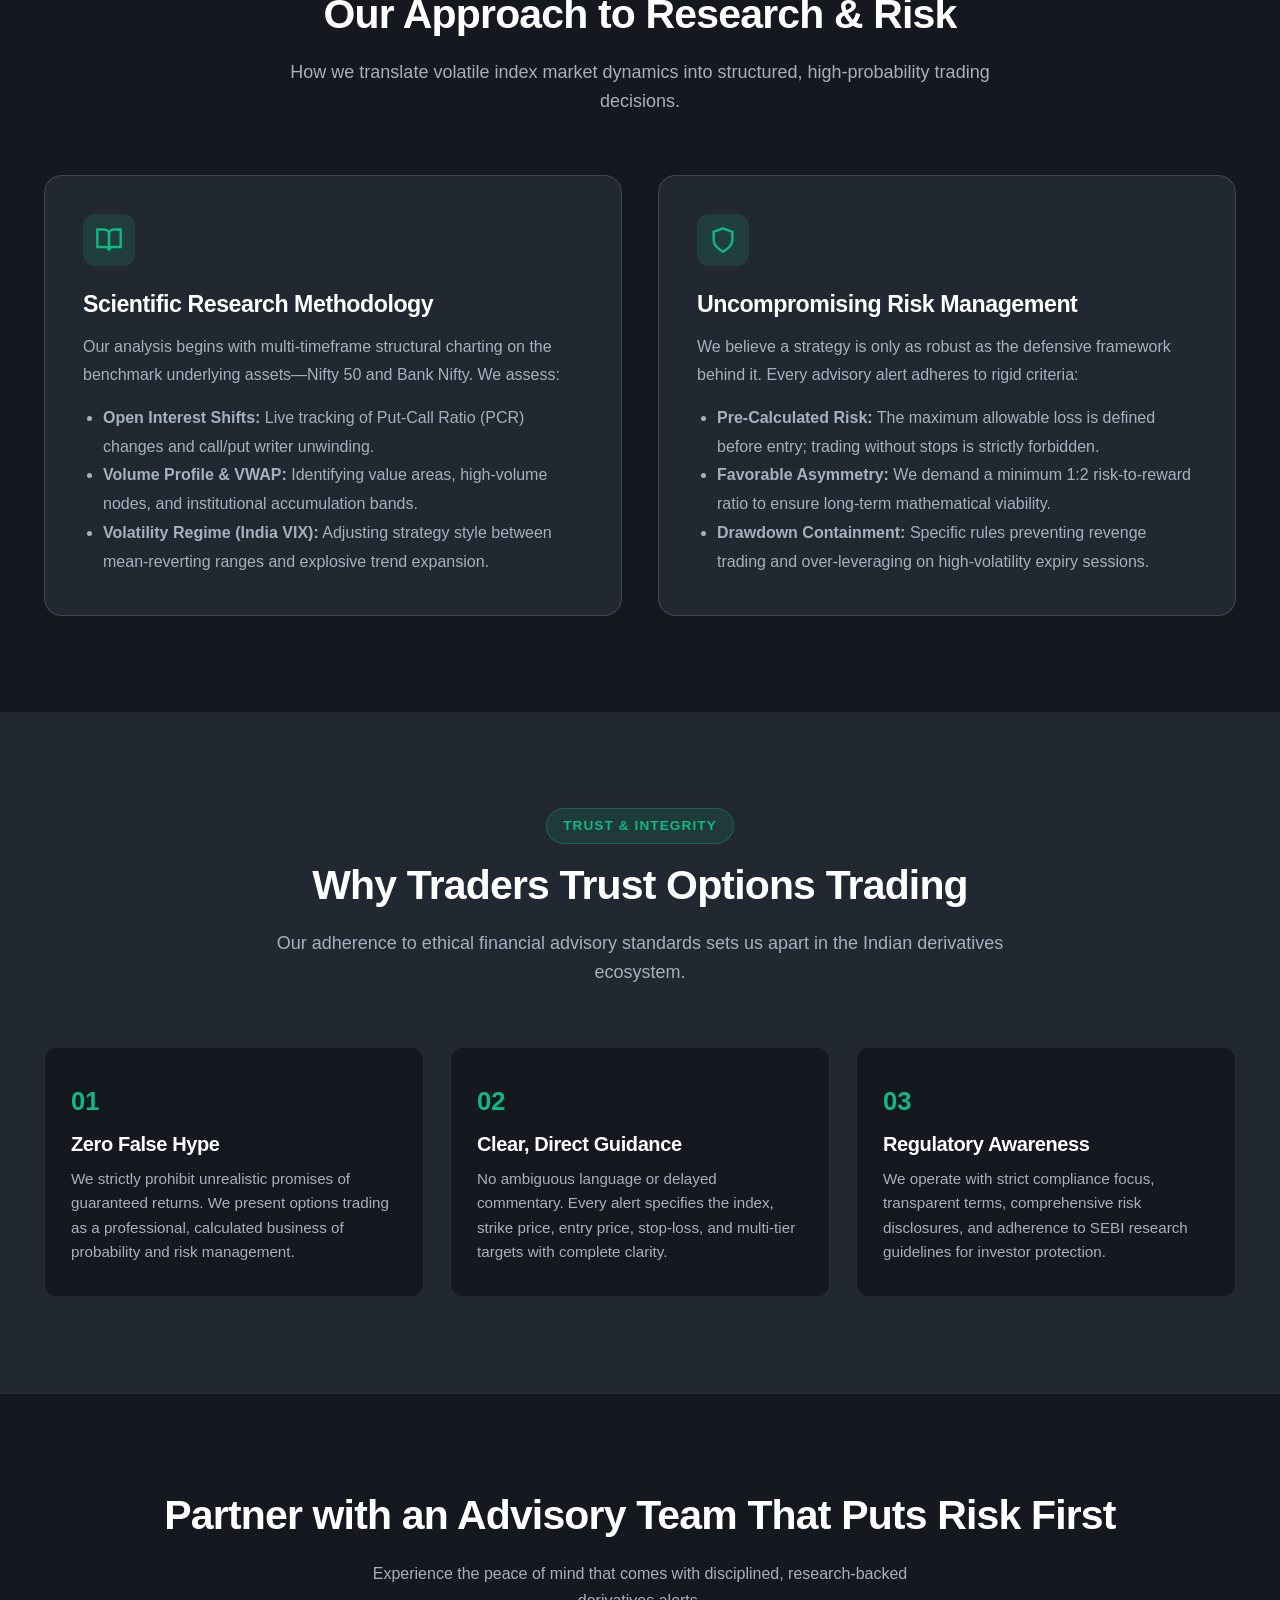
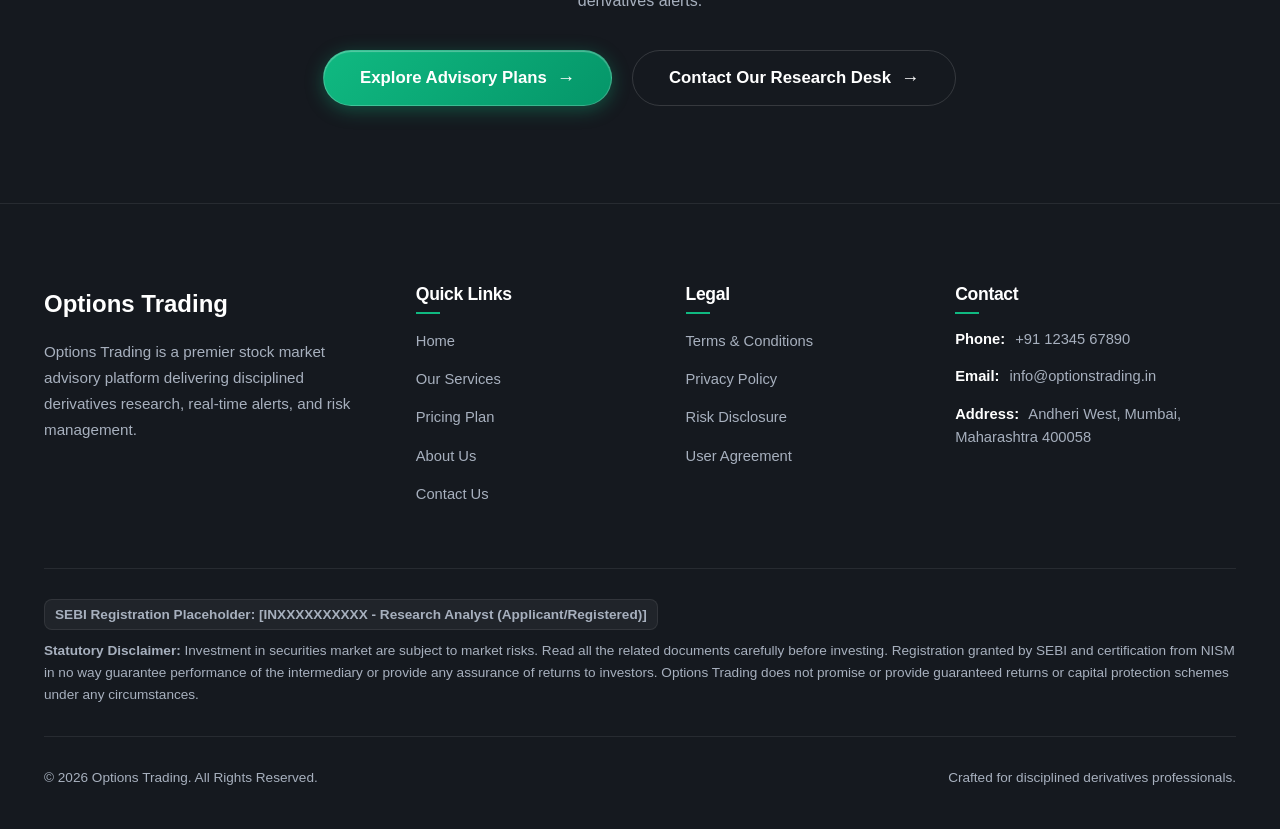
<file: about.html>
<!DOCTYPE html>
<html lang="en">
<head>
  <meta charset="UTF-8">
  <meta name="viewport" content="width=device-width, initial-scale=1.0">
  <title>About Us | Options Trading - Derivatives Advisory & Research</title>
  <meta name="description" content="Discover the story, mission, vision, and disciplined research methodology behind Options Trading, India's premier stock market advisory platform.">
  <meta name="keywords" content="About Options Trading, derivatives advisory team, stock market research Mumbai, financial analysts, risk management philosophy">
  <link rel="canonical" href="https://optionstrading.in/about.html">

  <!-- Open Graph -->
  <meta property="og:type" content="website">
  <meta property="og:url" content="https://optionstrading.in/about.html">
  <meta property="og:title" content="About Us | Options Trading">
  <meta property="og:description" content="Our mission, research philosophy, and commitment to disciplined risk management in Indian derivatives.">
  <meta property="og:image" content="https://optionstrading.in/images/logo.svg">

  <!-- Twitter Card -->
  <meta name="twitter:card" content="summary_large_image">
  <meta name="twitter:url" content="https://optionstrading.in/about.html">
  <meta name="twitter:title" content="About Us | Options Trading">
  <meta name="twitter:description" content="Learn about our data-driven approach to Nifty and Bank Nifty options advisory.">
  <meta name="twitter:image" content="https://optionstrading.in/images/logo.svg">

  <!-- Favicon -->
  <link rel="icon" type="image/svg+xml" href="images/favicon.svg">

  <!-- Styles -->
  <link rel="stylesheet" href="css/style.css">

  <!-- AboutPage Schema -->
  <script type="application/ld+json">
  {
    "@context": "https://schema.org",
    "@type": "AboutPage",
    "name": "About Options Trading",
    "url": "https://optionstrading.in/about.html",
    "description": "Information about the brand story, mission, vision, research philosophy, and risk management framework of Options Trading."
  }
  </script>
</head>
<body>
  <!-- Skip Link -->
  <a href="#main-content" class="skip-link">Skip to main content</a>

  <!-- GLOBAL HEADER -->
  <header class="site-header" role="banner">
    <div class="container header-container">
      <a href="index.html" class="brand-logo magnetic-btn" aria-label="Options Trading Home">
        <svg width="38" height="38" viewBox="0 0 48 48" fill="none" xmlns="http://www.w3.org/2000/svg">
          <rect width="48" height="48" rx="12" fill="#222831" stroke="rgba(16, 185, 129, 0.3)" stroke-width="2"/>
          <path d="M12 24 C12 17.37 17.37 12 24 12 C30.63 12 36 17.37 36 24 C36 30.63 30.63 36 24 36" stroke="#10B981" stroke-width="3.5" stroke-linecap="round"/>
          <polyline points="20 28 26 20 31 23 37 15" stroke="#FFFFFF" stroke-width="2.5" stroke-linecap="round" stroke-linejoin="round"/>
          <circle cx="37" cy="15" r="2.5" fill="#10B981"/>
        </svg>
        <div class="brand-logo-text">
          <span class="brand-logo-title">Options <span>Trading</span></span>
          <span class="brand-logo-tagline">Fintech Advisory</span>
        </div>
      </a>

      <nav class="site-navigation" role="navigation" aria-label="Primary Navigation">
        <ul class="nav-menu">
          <li class="nav-item"><a href="index.html" class="nav-link">Home</a></li>
          <li class="nav-item"><a href="services.html" class="nav-link">Our Services</a></li>
          <li class="nav-item"><a href="pricing.html" class="nav-link">Pricing Plan</a></li>
          <li class="nav-item"><a href="about.html" class="nav-link active">About Us</a></li>
          <li class="nav-item"><a href="contact.html" class="nav-link">Contact Us</a></li>
          <li class="nav-item"><a href="user-agreement.html" class="nav-link">User Agreement</a></li>
        </ul>
      </nav>

      <div class="header-actions">
        <button class="hamburger-btn" aria-label="Toggle navigation menu" aria-expanded="false">
          <span class="hamburger-line"></span>
          <span class="hamburger-line"></span>
          <span class="hamburger-line"></span>
        </button>
      </div>
    </div>
  </header>

  <!-- MAIN CONTENT -->
  <main id="main-content">

    <!-- Page Header -->
    <section class="page-header-section">
      <div class="page-header-glow" aria-hidden="true"></div>
      <div class="container" style="text-align: center; position: relative; z-index: 1;">
        <div class="badge">Disciplined Derivatives Advisory</div>
        <h1 style="margin-bottom: 16px;">About Options Trading</h1>
        <p style="max-width: 680px; margin: 0 auto; font-size: 1.15rem; color: #A7B0BE;">
          Pioneering institutional-level market analysis, analytical clarity, and risk-first execution for active index options traders across India.
        </p>
      </div>
    </section>

    <!-- Brand Story & Mission/Vision -->
    <section class="section section-secondary">
      <div class="container">
        <div class="about-story-grid">
          <div>
            <div class="badge">Our Journey</div>
            <h2 style="margin-bottom: 24px;">The Brand Story of Options Trading</h2>
            <p style="color: #A7B0BE; font-size: 1.05rem; line-height: 1.8; margin-bottom: 20px;">
              The Indian derivatives landscape has witnessed exponential growth in recent years. However, a significant majority of retail participants suffer catastrophic capital depletion not due to a lack of enthusiasm, but due to irrational over-trading, absence of stop-loss mechanics, and emotional speculation.
            </p>
            <p style="color: #A7B0BE; font-size: 1.05rem; line-height: 1.8;">
              <strong>Options Trading</strong> was established in Mumbai to solve this systemic vulnerability. We set out with a clear mandate: replace noise and gambling psychology with institutional quantitative frameworks, rigorous open interest profiling, and strict capital preservation rules. Today, we stand as a trusted advisory beacon for serious traders who value analytical discipline over sensationalism.
            </p>
          </div>

          <div class="about-values-card magnetic-card">
            <div class="about-values-title">
              Core Operational Values
            </div>
            <ul class="about-values-list">
              <li class="about-value-item">
                <span class="about-value-bullet">&bull;</span>
                <div>
                  <strong style="color: #FFFFFF;">Capital Preservation First:</strong>
                  <span style="color: #A7B0BE; font-size: 0.92rem; display: block;">Longevity in the markets precedes profit extraction.</span>
                </div>
              </li>
              <li class="about-value-item">
                <span class="about-value-bullet">&bull;</span>
                <div>
                  <strong style="color: #FFFFFF;">Quantitative Objectivity:</strong>
                  <span style="color: #A7B0BE; font-size: 0.92rem; display: block;">Alerts derived from data, volume profiles, and strike open interest.</span>
                </div>
              </li>
              <li class="about-value-item">
                <span class="about-value-bullet">&bull;</span>
                <div>
                  <strong style="color: #FFFFFF;">Ethical Transparency:</strong>
                  <span style="color: #A7B0BE; font-size: 0.92rem; display: block;">No misleading profit promises; realistic trading education.</span>
                </div>
              </li>
            </ul>
          </div>
        </div>

        <!-- Mission & Vision Cards -->
        <div class="about-mission-grid">
          <div class="about-mission-card magnetic-card">
            <div class="badge">Our Purpose</div>
            <h3 style="font-size: 1.6rem; color: #FFFFFF; margin-bottom: 14px;">Our Mission</h3>
            <p style="color: #A7B0BE; font-size: 1rem; line-height: 1.7;">
              To empower derivatives market participants across India with mathematical clarity, structured risk management protocols, and high-conviction index alerts—enabling them to trade with the discipline and composure of institutional market makers.
            </p>
          </div>

          <div class="about-mission-card magnetic-card">
            <div class="badge">Our Horizon</div>
            <h3 style="font-size: 1.6rem; color: #FFFFFF; margin-bottom: 14px;">Our Vision</h3>
            <p style="color: #A7B0BE; font-size: 1rem; line-height: 1.7;">
              To be recognized as India's premier and most trusted financial advisory authority for index options, setting benchmark standards in quantitative research accuracy, regulatory compliance, and investor capital safeguarding.
            </p>
          </div>
        </div>

      </div>
    </section>

    <!-- Approach to Research & Risk Management -->
    <section class="section section-dark">
      <div class="container">
        <div class="section-header">
          <div class="badge">Analytical Pillars</div>
          <h2 class="section-title">Our Approach to Research &amp; Risk</h2>
          <p class="section-subtitle">
            How we translate volatile index market dynamics into structured, high-probability trading decisions.
          </p>
        </div>

        <div class="about-approach-grid">
          <!-- Research Approach -->
          <div class="about-approach-card magnetic-card">
            <div style="width: 52px; height: 52px; border-radius: var(--radius-md); background: rgba(16, 185, 129, 0.15); display: flex; align-items: center; justify-content: center; color: var(--accent-green); margin-bottom: 24px;">
              <svg width="28" height="28" viewBox="0 0 24 24" fill="none" stroke="currentColor" stroke-width="2"><path d="M2 3h6a4 4 0 0 1 4 4v14a3 3 0 0 0-3-3H2z"/><path d="M22 3h-6a4 4 0 0 0-4 4v14a3 3 0 0 1 3-3h7z"/></svg>
            </div>
            <h3 style="font-size: 1.45rem; color: #FFFFFF; margin-bottom: 14px;">Scientific Research Methodology</h3>
            <p style="color: #A7B0BE; line-height: 1.7; margin-bottom: 16px;">
              Our analysis begins with multi-timeframe structural charting on the benchmark underlying assets—Nifty 50 and Bank Nifty. We assess:
            </p>
            <ul style="color: #A7B0BE; margin-left: 20px; line-height: 1.8;">
              <li><strong>Open Interest Shifts:</strong> Live tracking of Put-Call Ratio (PCR) changes and call/put writer unwinding.</li>
              <li><strong>Volume Profile &amp; VWAP:</strong> Identifying value areas, high-volume nodes, and institutional accumulation bands.</li>
              <li><strong>Volatility Regime (India VIX):</strong> Adjusting strategy style between mean-reverting ranges and explosive trend expansion.</li>
            </ul>
          </div>

          <!-- Risk Approach -->
          <div class="about-approach-card magnetic-card">
            <div style="width: 52px; height: 52px; border-radius: var(--radius-md); background: rgba(16, 185, 129, 0.15); display: flex; align-items: center; justify-content: center; color: var(--accent-green); margin-bottom: 24px;">
              <svg width="28" height="28" viewBox="0 0 24 24" fill="none" stroke="currentColor" stroke-width="2"><path d="M12 22s8-4 8-10V5l-8-3-8 3v7c0 6 8 10 8 10z"/></svg>
            </div>
            <h3 style="font-size: 1.45rem; color: #FFFFFF; margin-bottom: 14px;">Uncompromising Risk Management</h3>
            <p style="color: #A7B0BE; line-height: 1.7; margin-bottom: 16px;">
              We believe a strategy is only as robust as the defensive framework behind it. Every advisory alert adheres to rigid criteria:
            </p>
            <ul style="color: #A7B0BE; margin-left: 20px; line-height: 1.8;">
              <li><strong>Pre-Calculated Risk:</strong> The maximum allowable loss is defined before entry; trading without stops is strictly forbidden.</li>
              <li><strong>Favorable Asymmetry:</strong> We demand a minimum 1:2 risk-to-reward ratio to ensure long-term mathematical viability.</li>
              <li><strong>Drawdown Containment:</strong> Specific rules preventing revenge trading and over-leveraging on high-volatility expiry sessions.</li>
            </ul>
          </div>
        </div>
      </div>
    </section>

    <!-- Why Traders Trust Options Trading -->
    <section class="section section-secondary">
      <div class="container">
        <div class="section-header">
          <div class="badge">Trust &amp; Integrity</div>
          <h2 class="section-title">Why Traders Trust Options Trading</h2>
          <p class="section-subtitle">
            Our adherence to ethical financial advisory standards sets us apart in the Indian derivatives ecosystem.
          </p>
        </div>

        <div class="about-trust-grid">
          <div class="about-trust-card magnetic-card">
            <div style="color: var(--accent-green); font-size: 1.6rem; font-weight: 800; margin-bottom: 10px;">01</div>
            <h3 style="font-size: 1.25rem; color: #FFFFFF; margin-bottom: 10px;">Zero False Hype</h3>
            <p style="color: #A7B0BE; font-size: 0.95rem; line-height: 1.6;">
              We strictly prohibit unrealistic promises of guaranteed returns. We present options trading as a professional, calculated business of probability and risk management.
            </p>
          </div>

          <div class="about-trust-card magnetic-card">
            <div style="color: var(--accent-green); font-size: 1.6rem; font-weight: 800; margin-bottom: 10px;">02</div>
            <h3 style="font-size: 1.25rem; color: #FFFFFF; margin-bottom: 10px;">Clear, Direct Guidance</h3>
            <p style="color: #A7B0BE; font-size: 0.95rem; line-height: 1.6;">
              No ambiguous language or delayed commentary. Every alert specifies the index, strike price, entry price, stop-loss, and multi-tier targets with complete clarity.
            </p>
          </div>

          <div class="about-trust-card magnetic-card">
            <div style="color: var(--accent-green); font-size: 1.6rem; font-weight: 800; margin-bottom: 10px;">03</div>
            <h3 style="font-size: 1.25rem; color: #FFFFFF; margin-bottom: 10px;">Regulatory Awareness</h3>
            <p style="color: #A7B0BE; font-size: 0.95rem; line-height: 1.6;">
              We operate with strict compliance focus, transparent terms, comprehensive risk disclosures, and adherence to SEBI research guidelines for investor protection.
            </p>
          </div>
        </div>
      </div>
    </section>

    <!-- Bottom CTA Banner -->
    <section class="section section-dark" style="text-align: center; border-top: 1px solid var(--border-subtle);">
      <div class="container">
        <h2 style="margin-bottom: 20px;">Partner with an Advisory Team That Puts Risk First</h2>
        <p style="max-width: 600px; margin: 0 auto 36px auto; color: #A7B0BE;">
          Experience the peace of mind that comes with disciplined, research-backed derivatives alerts.
        </p>
        <div class="about-cta-buttons">
          <a href="pricing.html" class="btn btn-primary btn-lg magnetic-btn">
            Explore Advisory Plans <span class="btn-arrow" aria-hidden="true">&rarr;</span>
          </a>
          <a href="contact.html" class="btn btn-outline btn-lg magnetic-btn">
            Contact Our Research Desk <span class="btn-arrow" aria-hidden="true">&rarr;</span>
          </a>
        </div>
      </div>
    </section>

  </main>

  <!-- GLOBAL FOOTER (Identical on every page) -->
  <footer class="site-footer" role="contentinfo">
    <div class="container">
      <div class="footer-top-grid">
        <!-- Left Side: Brand & 15-20 word intro -->
        <div class="footer-brand-col">
          <div class="footer-brand-title">Options Trading</div>
          <p class="footer-brand-intro">
            Options Trading is a premier stock market advisory platform delivering disciplined derivatives research, real-time alerts, and risk management.
          </p>
        </div>

        <!-- Quick Links Column -->
        <div>
          <h4 class="footer-col-heading">Quick Links</h4>
          <ul class="footer-nav-list">
            <li><a href="index.html" class="footer-nav-link">Home</a></li>
            <li><a href="services.html" class="footer-nav-link">Our Services</a></li>
            <li><a href="pricing.html" class="footer-nav-link">Pricing Plan</a></li>
            <li><a href="about.html" class="footer-nav-link">About Us</a></li>
            <li><a href="contact.html" class="footer-nav-link">Contact Us</a></li>
          </ul>
        </div>

        <!-- Legal Column -->
        <div>
          <h4 class="footer-col-heading">Legal</h4>
          <ul class="footer-nav-list">
            <li><a href="terms-and-conditions.html" class="footer-nav-link">Terms &amp; Conditions</a></li>
            <li><a href="privacy-policy.html" class="footer-nav-link">Privacy Policy</a></li>
            <li><a href="risk-disclosure.html" class="footer-nav-link">Risk Disclosure</a></li>
            <li><a href="user-agreement.html" class="footer-nav-link">User Agreement</a></li>
          </ul>
        </div>

        <!-- Right Side: Contact Column -->
        <div>
          <h4 class="footer-col-heading">Contact</h4>
          <ul class="footer-contact-list">
            <li class="footer-contact-item">
              <strong>Phone:</strong> <a href="tel:+911234567890">+91 12345 67890</a>
            </li>
            <li class="footer-contact-item">
              <strong>Email:</strong> <a href="mailto:info@optionstrading.in">info@optionstrading.in</a>
            </li>
            <li class="footer-contact-item">
              <strong>Address:</strong> Andheri West, Mumbai, Maharashtra 400058
            </li>
          </ul>
        </div>
      </div>

      <!-- Compliance & SEBI Placeholder -->
      <div class="footer-compliance-row">
        <span class="footer-sebi-badge">SEBI Registration Placeholder: [INXXXXXXXXXX - Research Analyst (Applicant/Registered)]</span>
        <p>
          <strong>Statutory Disclaimer:</strong> Investment in securities market are subject to market risks. Read all the related documents carefully before investing. Registration granted by SEBI and certification from NISM in no way guarantee performance of the intermediary or provide any assurance of returns to investors. Options Trading does not promise or provide guaranteed returns or capital protection schemes under any circumstances.
        </p>
      </div>

      <div class="footer-bottom-bar">
        <p>&copy; <span id="currentYear">2026</span> Options Trading. All Rights Reserved.</p>
        <p>Crafted for disciplined derivatives professionals.</p>
      </div>
    </div>
  </footer>

  <!-- Floating WhatsApp Action Button (All Pages) -->
  <aside class="floating-whatsapp-wrap" aria-label="WhatsApp Support">
    <a href="https://wa.me/911234567890?text=Hello%20Options%20Trading%20Team%2C%20I%20would%20like%20to%20know%20more%20about%20your%20advisory%20services."
       target="_blank" 
       rel="noopener noreferrer" 
       class="floating-whatsapp-btn magnetic-btn" 
       aria-label="Chat with us on WhatsApp"
       title="Chat on WhatsApp (+91 12345 67890)">
      <span class="whatsapp-ping-ring" aria-hidden="true"></span>
      <svg class="whatsapp-icon-svg" viewBox="0 0 24 24" width="30" height="30" fill="#FFFFFF" xmlns="http://www.w3.org/2000/svg">
        <path d="M12.04 2c-5.46 0-9.91 4.45-9.91 9.91 0 1.75.46 3.45 1.32 4.95L2.05 22l5.25-1.38c1.45.79 3.08 1.21 4.74 1.21 5.46 0 9.91-4.45 9.91-9.91 0-2.65-1.03-5.14-2.9-7.01A9.816 9.816 0 0 0 12.04 2zm.01 18.06c-1.48 0-2.93-.4-4.2-1.15l-.3-.18-3.12.82.83-3.04-.2-.31a8.106 8.106 0 0 1-1.24-4.29c0-4.48 3.65-8.13 8.13-8.13 2.17 0 4.21.85 5.74 2.38a8.077 8.077 0 0 1 2.38 5.74c0 4.48-3.65 8.13-8.12 8.13zm4.46-6.09c-.24-.12-1.45-.71-1.67-.79-.23-.08-.39-.12-.56.12-.16.24-.64.79-.78.96-.15.16-.29.18-.54.06-.24-.12-1.03-.38-1.97-1.21-.72-.65-1.21-1.45-1.35-1.69-.15-.24-.02-.37.11-.49.11-.11.24-.29.37-.43.12-.14.16-.24.24-.41.08-.16.04-.31-.02-.43-.06-.12-.56-1.34-.76-1.84-.2-.48-.4-.42-.56-.42h-.47c-.16 0-.43.06-.66.31-.23.24-.87.85-.87 2.07s.89 2.4 1.02 2.56c.12.16 1.75 2.67 4.24 3.74.59.26 1.05.41 1.41.53.6.19 1.14.16 1.57.1.48-.07 1.45-.59 1.66-1.16.2-.57.2-1.06.14-1.16-.06-.1-.23-.16-.47-.28z"/>
      </svg>
      <span class="whatsapp-badge-label">Chat on WhatsApp</span>
    </a>
  </aside>

  <!-- Scripts -->
  <script src="js/main.js" defer></script>
  <script src="js/magnetic-cursor.js" defer></script>
</body>
</html>
</file>
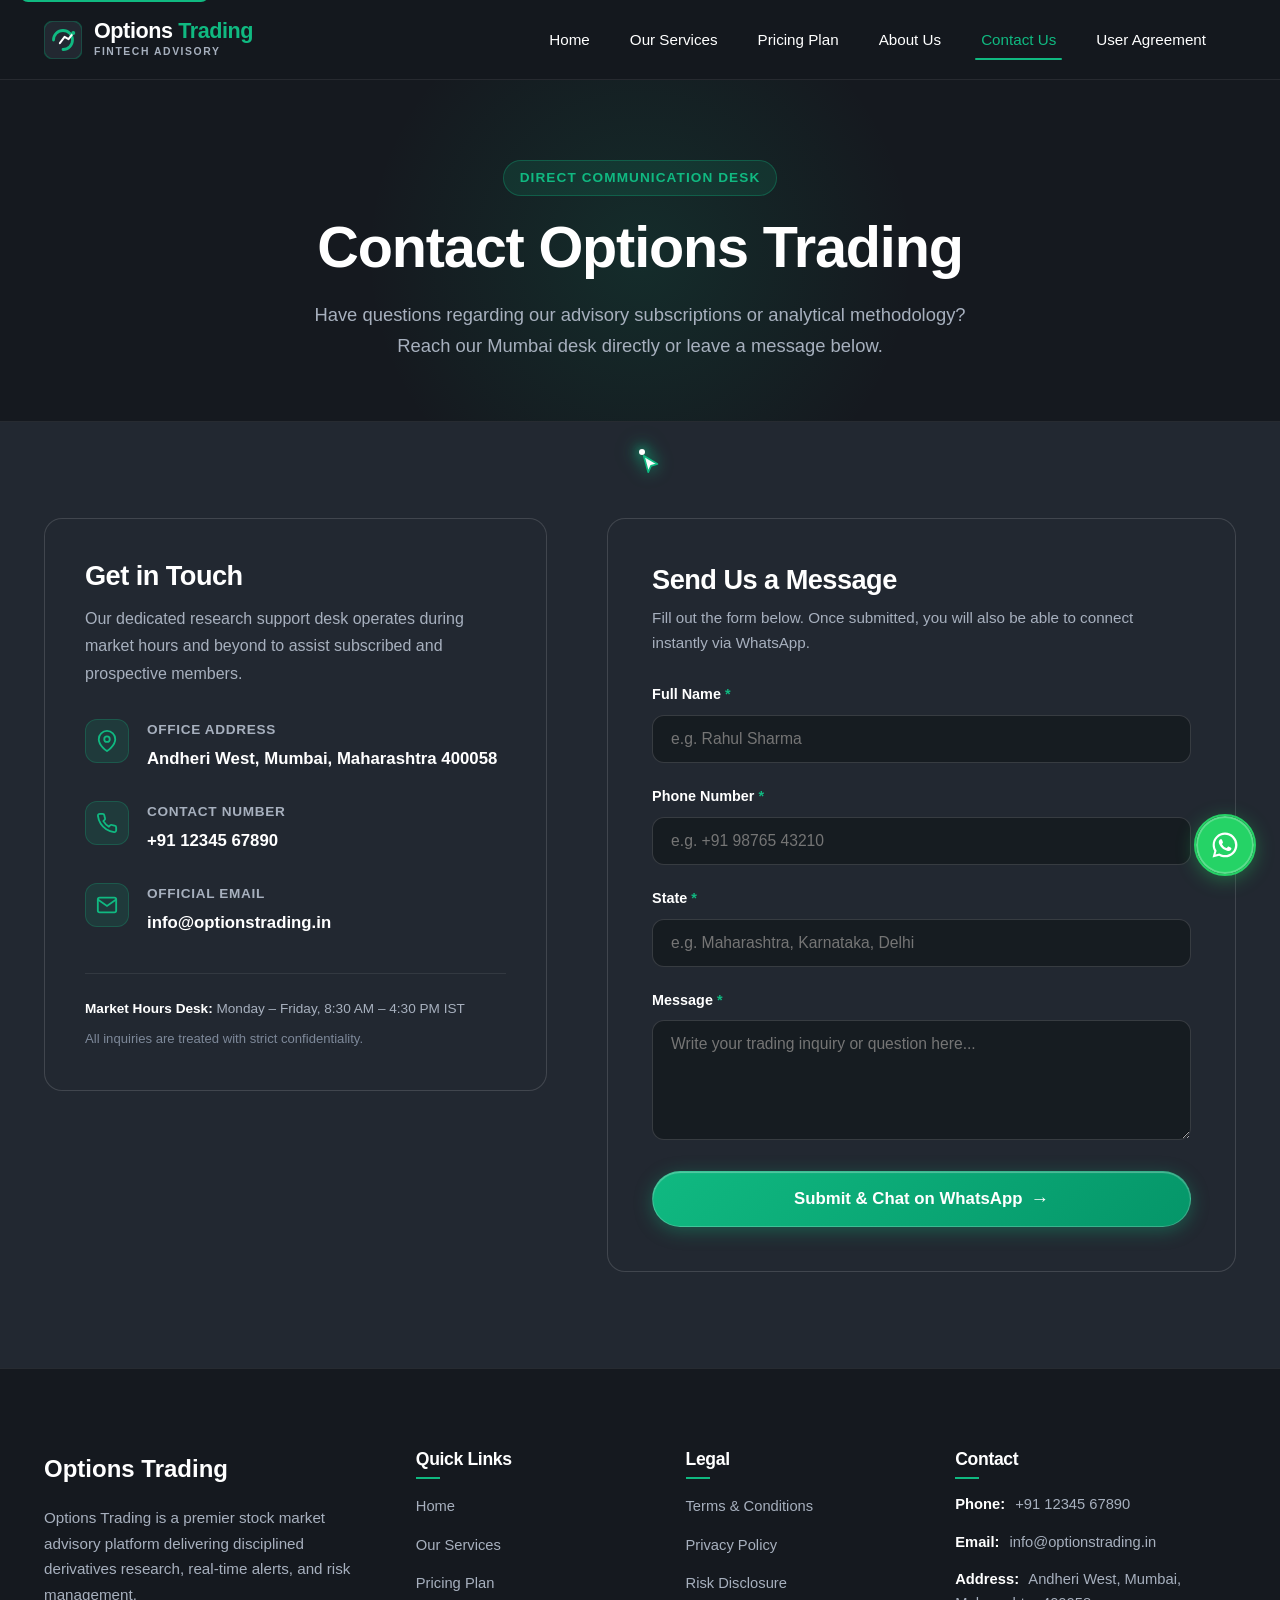
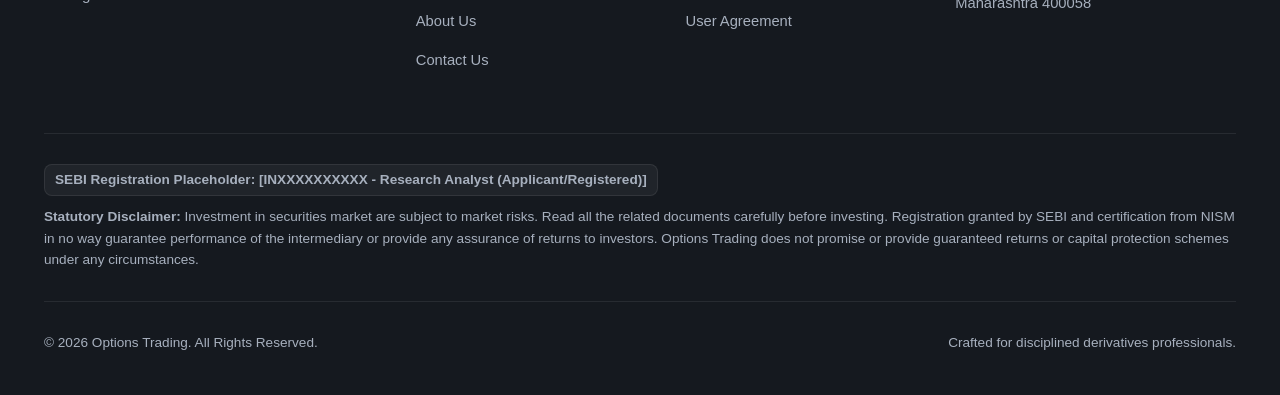
<file: contact.html>
<!DOCTYPE html>
<html lang="en">
<head>
  <meta charset="UTF-8">
  <meta name="viewport" content="width=device-width, initial-scale=1.0">
  <title>Contact Us | Options Trading - Derivatives Advisory Desk</title>
  <meta name="description" content="Get in touch with Options Trading advisory desk in Mumbai. Contact us via phone (+91 12345 67890), email, or WhatsApp for subscription inquiries and support.">
  <meta name="keywords" content="Contact Options Trading, Mumbai stock market advisory, options advisory contact, WhatsApp trading advisory, customer support">
  <link rel="canonical" href="https://optionstrading.in/contact.html">

  <!-- Open Graph -->
  <meta property="og:type" content="website">
  <meta property="og:url" content="https://optionstrading.in/contact.html">
  <meta property="og:title" content="Contact Us | Options Trading">
  <meta property="og:description" content="Reach our advisory research desk in Andheri West, Mumbai. Submit an inquiry or chat directly on WhatsApp.">
  <meta property="og:image" content="https://optionstrading.in/images/logo.svg">

  <!-- Twitter Card -->
  <meta name="twitter:card" content="summary_large_image">
  <meta name="twitter:url" content="https://optionstrading.in/contact.html">
  <meta name="twitter:title" content="Contact Us | Options Trading">
  <meta name="twitter:description" content="Reach our advisory research desk in Andheri West, Mumbai.">
  <meta name="twitter:image" content="https://optionstrading.in/images/logo.svg">

  <!-- Favicon -->
  <link rel="icon" type="image/svg+xml" href="images/favicon.svg">

  <!-- Styles -->
  <link rel="stylesheet" href="css/style.css">

  <!-- ContactPage Schema -->
  <script type="application/ld+json">
  {
    "@context": "https://schema.org",
    "@type": "ContactPage",
    "name": "Contact Options Trading",
    "url": "https://optionstrading.in/contact.html",
    "description": "Contact information and advisory inquiry form for Options Trading in Mumbai.",
    "mainEntity": {
      "@type": "FinancialService",
      "name": "Options Trading",
      "telephone": "+91 12345 67890",
      "email": "info@optionstrading.in",
      "address": {
        "@type": "PostalAddress",
        "streetAddress": "Andheri West",
        "addressLocality": "Mumbai",
        "addressRegion": "Maharashtra",
        "postalCode": "400058",
        "addressCountry": "IN"
      }
    }
  }
  </script>
</head>
<body>
  <!-- Skip Link -->
  <a href="#main-content" class="skip-link">Skip to main content</a>

  <!-- GLOBAL HEADER -->
  <header class="site-header" role="banner">
    <div class="container header-container">
      <a href="index.html" class="brand-logo magnetic-btn" aria-label="Options Trading Home">
        <svg width="38" height="38" viewBox="0 0 48 48" fill="none" xmlns="http://www.w3.org/2000/svg">
          <rect width="48" height="48" rx="12" fill="#222831" stroke="rgba(16, 185, 129, 0.3)" stroke-width="2"/>
          <path d="M12 24 C12 17.37 17.37 12 24 12 C30.63 12 36 17.37 36 24 C36 30.63 30.63 36 24 36" stroke="#10B981" stroke-width="3.5" stroke-linecap="round"/>
          <polyline points="20 28 26 20 31 23 37 15" stroke="#FFFFFF" stroke-width="2.5" stroke-linecap="round" stroke-linejoin="round"/>
          <circle cx="37" cy="15" r="2.5" fill="#10B981"/>
        </svg>
        <div class="brand-logo-text">
          <span class="brand-logo-title">Options <span>Trading</span></span>
          <span class="brand-logo-tagline">Fintech Advisory</span>
        </div>
      </a>

      <nav class="site-navigation" role="navigation" aria-label="Primary Navigation">
        <ul class="nav-menu">
          <li class="nav-item"><a href="index.html" class="nav-link">Home</a></li>
          <li class="nav-item"><a href="services.html" class="nav-link">Our Services</a></li>
          <li class="nav-item"><a href="pricing.html" class="nav-link">Pricing Plan</a></li>
          <li class="nav-item"><a href="about.html" class="nav-link">About Us</a></li>
          <li class="nav-item"><a href="contact.html" class="nav-link active">Contact Us</a></li>
          <li class="nav-item"><a href="user-agreement.html" class="nav-link">User Agreement</a></li>
        </ul>
      </nav>

      <div class="header-actions">
        <button class="hamburger-btn" aria-label="Toggle navigation menu" aria-expanded="false">
          <span class="hamburger-line"></span>
          <span class="hamburger-line"></span>
          <span class="hamburger-line"></span>
        </button>
      </div>
    </div>
  </header>

  <!-- MAIN CONTENT -->
  <main id="main-content">

    <!-- Page Header -->
    <section class="page-header-section">
      <div class="page-header-glow" aria-hidden="true"></div>
      <div class="container" style="text-align: center; position: relative; z-index: 1;">
        <div class="badge">Direct Communication Desk</div>
        <h1 style="margin-bottom: 16px;">Contact Options Trading</h1>
        <p style="max-width: 680px; margin: 0 auto; font-size: 1.15rem; color: #A7B0BE;">
          Have questions regarding our advisory subscriptions or analytical methodology? Reach our Mumbai desk directly or leave a message below.
        </p>
      </div>
    </section>

    <!-- Contact Details & Form Section -->
    <section class="section section-secondary">
      <div class="container">
        <div class="contact-layout">

          <!-- Left Column: Contact Details Panel -->
          <div class="contact-info-panel magnetic-card">
            <h2 style="font-size: 1.7rem; color: #FFFFFF; margin-bottom: 12px;">Get in Touch</h2>
            <p style="color: #A7B0BE; line-height: 1.7;">
              Our dedicated research support desk operates during market hours and beyond to assist subscribed and prospective members.
            </p>

            <div class="contact-details-list">
              <!-- Address -->
              <div class="contact-detail-row">
                <div class="contact-detail-icon" aria-hidden="true">
                  <svg width="22" height="22" viewBox="0 0 24 24" fill="none" stroke="currentColor" stroke-width="2">
                    <path d="M21 10c0 7-9 13-9 13s-9-6-9-13a9 9 0 0 1 18 0z"/>
                    <circle cx="12" cy="10" r="3"/>
                  </svg>
                </div>
                <div>
                  <div class="contact-detail-title">Office Address</div>
                  <div class="contact-detail-value">
                    Andheri West, Mumbai, Maharashtra 400058
                  </div>
                </div>
              </div>

              <!-- Phone -->
              <div class="contact-detail-row">
                <div class="contact-detail-icon" aria-hidden="true">
                  <svg width="22" height="22" viewBox="0 0 24 24" fill="none" stroke="currentColor" stroke-width="2">
                    <path d="M22 16.92v3a2 2 0 0 1-2.18 2 19.79 19.79 0 0 1-8.63-3.07 19.5 19.5 0 0 1-6-6 19.79 19.79 0 0 1-3.07-8.67A2 2 0 0 1 4.11 2h3a2 2 0 0 1 2 1.72 12.84 12.84 0 0 0 .7 2.81 2 2 0 0 1-.45 2.11L8.09 9.91a16 16 0 0 0 6 6l1.27-1.27a2 2 0 0 1 2.11-.45 12.84 12.84 0 0 0 2.81.7A2 2 0 0 1 22 16.92z"/>
                  </svg>
                </div>
                <div>
                  <div class="contact-detail-title">Contact Number</div>
                  <div class="contact-detail-value">
                    <a href="tel:+911234567890">+91 12345 67890</a>
                  </div>
                </div>
              </div>

              <!-- Email -->
              <div class="contact-detail-row">
                <div class="contact-detail-icon" aria-hidden="true">
                  <svg width="22" height="22" viewBox="0 0 24 24" fill="none" stroke="currentColor" stroke-width="2">
                    <path d="M4 4h16c1.1 0 2 .9 2 2v12c0 1.1-.9 2-2 2H4c-1.1 0-2-.9-2-2V6c0-1.1.9-2 2-2z"/>
                    <polyline points="22,6 12,13 2,6"/>
                  </svg>
                </div>
                <div>
                  <div class="contact-detail-title">Official Email</div>
                  <div class="contact-detail-value">
                    <a href="mailto:info@optionstrading.in">info@optionstrading.in</a>
                  </div>
                </div>
              </div>
            </div>

            <!-- Operating Hours & Regulatory Note -->
            <div style="margin-top: 36px; padding-top: 24px; border-top: 1px solid var(--border-subtle);">
              <div style="font-size: 0.85rem; color: #A7B0BE; margin-bottom: 8px;">
                <strong style="color: #FFFFFF;">Market Hours Desk:</strong> Monday &ndash; Friday, 8:30 AM &ndash; 4:30 PM IST
              </div>
              <div style="font-size: 0.82rem; color: #7D8899;">
                All inquiries are treated with strict confidentiality.
              </div>
            </div>
          </div>

          <!-- Right Column: Contact Form with WhatsApp Integration -->
          <div class="contact-form-card magnetic-card">
            <h2 style="font-size: 1.7rem; color: #FFFFFF; margin-bottom: 8px;">Send Us a Message</h2>
            <p style="color: #A7B0BE; font-size: 0.95rem; margin-bottom: 28px;">
              Fill out the form below. Once submitted, you will also be able to connect instantly via WhatsApp.
            </p>

            <form id="contactForm" novalidate>
              <!-- Field: Name -->
              <div class="form-group">
                <label for="userName" class="form-label">Full Name <span class="req">*</span></label>
                <input type="text" id="userName" name="userName" class="form-control" placeholder="e.g. Rahul Sharma" required>
              </div>

              <!-- Field: Phone Number -->
              <div class="form-group">
                <label for="userPhone" class="form-label">Phone Number <span class="req">*</span></label>
                <input type="tel" id="userPhone" name="userPhone" class="form-control" placeholder="e.g. +91 98765 43210" required>
              </div>

              <!-- Field: State -->
              <div class="form-group">
                <label for="userState" class="form-label">State <span class="req">*</span></label>
                <input type="text" id="userState" name="userState" class="form-control" placeholder="e.g. Maharashtra, Karnataka, Delhi" required>
              </div>

              <!-- Field: Message (write and send) -->
              <div class="form-group">
                <label for="userMessage" class="form-label">Message <span class="req">*</span></label>
                <textarea id="userMessage" name="userMessage" class="form-control" placeholder="Write your trading inquiry or question here..." required></textarea>
              </div>

              <!-- Submit button with immediate WhatsApp chat cue -->
              <button type="submit" class="btn btn-primary btn-lg magnetic-btn" style="width: 100%; display: flex; justify-content: center; align-items: center; gap: 8px;">
                <span>Submit &amp; Chat on WhatsApp</span>
                <span class="btn-arrow" aria-hidden="true">&rarr;</span>
              </button>
            </form>

            <!-- Success Box & WhatsApp Chat Option (Triggered instantly upon form submission) -->
            <div id="contactSuccess" class="contact-success-box" role="status" aria-live="polite">
              <svg class="contact-success-icon" viewBox="0 0 24 24" fill="none" stroke="currentColor" stroke-width="2">
                <path d="M22 11.08V12a10 10 0 1 1-5.93-9.14"/>
                <polyline points="22 4 12 14.01 9 11.01"/>
              </svg>
              <h3 class="contact-success-title">Connecting to WhatsApp...</h3>
              <p class="contact-success-msg">
                Your inquiry has been submitted! If WhatsApp didn't open automatically, click the official WhatsApp button below to start your direct conversation:
              </p>
              <!-- WhatsApp Chat Button opening +91 12345 67890 -->
              <a id="whatsappChatBtn" href="https://wa.me/911234567890" target="_blank" rel="noopener noreferrer" class="whatsapp-btn magnetic-btn">
                <svg width="22" height="22" viewBox="0 0 24 24" fill="currentColor">
                  <path d="M.057 24l1.687-6.163c-1.041-1.804-1.588-3.849-1.587-5.946.003-6.556 5.338-11.891 11.893-11.891 3.181.001 6.167 1.24 8.413 3.488 2.245 2.248 3.481 5.236 3.48 8.414-.003 6.557-5.338 11.892-11.893 11.892-1.99-.001-3.951-.5-5.688-1.448l-6.305 1.654zm6.597-3.807c1.676.995 3.276 1.591 5.392 1.592 5.448 0 9.886-4.434 9.889-9.885.002-5.462-4.415-9.89-9.881-9.892-5.452 0-9.887 4.434-9.889 9.884-.001 2.225.651 3.891 1.746 5.634l-.999 3.648 3.742-.981zm11.387-5.464c-.074-.124-.272-.198-.57-.347-.297-.149-1.758-.868-2.031-.967-.272-.099-.47-.149-.669.149-.198.297-.768.967-.941 1.165-.173.198-.347.223-.644.074-.297-.149-1.255-.462-2.39-1.475-.883-.788-1.48-1.761-1.653-2.059-.173-.297-.018-.458.13-.606.134-.133.297-.347.446-.521.151-.172.2-.296.3-.495.099-.198.05-.372-.025-.521-.075-.148-.669-1.611-.916-2.206-.242-.579-.487-.501-.669-.51l-.57-.01c-.198 0-.52.074-.792.372s-1.04 1.016-1.04 2.479 1.065 2.876 1.213 3.074c.149.198 2.095 3.2 5.076 4.487.709.306 1.263.489 1.694.626.712.226 1.36.194 1.872.118.571-.085 1.758-.719 2.006-1.413.248-.695.248-1.29.173-1.414z"/>
                </svg>
                Chat Directly on WhatsApp (+91 12345 67890)
              </a>
            </div>

          </div>

        </div>
      </div>
    </section>

  </main>

  <!-- GLOBAL FOOTER (Identical on every page) -->
  <footer class="site-footer" role="contentinfo">
    <div class="container">
      <div class="footer-top-grid">
        <!-- Left Side: Brand & 15-20 word intro -->
        <div class="footer-brand-col">
          <div class="footer-brand-title">Options Trading</div>
          <p class="footer-brand-intro">
            Options Trading is a premier stock market advisory platform delivering disciplined derivatives research, real-time alerts, and risk management.
          </p>
        </div>

        <!-- Quick Links Column -->
        <div>
          <h4 class="footer-col-heading">Quick Links</h4>
          <ul class="footer-nav-list">
            <li><a href="index.html" class="footer-nav-link">Home</a></li>
            <li><a href="services.html" class="footer-nav-link">Our Services</a></li>
            <li><a href="pricing.html" class="footer-nav-link">Pricing Plan</a></li>
            <li><a href="about.html" class="footer-nav-link">About Us</a></li>
            <li><a href="contact.html" class="footer-nav-link">Contact Us</a></li>
          </ul>
        </div>

        <!-- Legal Column -->
        <div>
          <h4 class="footer-col-heading">Legal</h4>
          <ul class="footer-nav-list">
            <li><a href="terms-and-conditions.html" class="footer-nav-link">Terms &amp; Conditions</a></li>
            <li><a href="privacy-policy.html" class="footer-nav-link">Privacy Policy</a></li>
            <li><a href="risk-disclosure.html" class="footer-nav-link">Risk Disclosure</a></li>
            <li><a href="user-agreement.html" class="footer-nav-link">User Agreement</a></li>
          </ul>
        </div>

        <!-- Right Side: Contact Column -->
        <div>
          <h4 class="footer-col-heading">Contact</h4>
          <ul class="footer-contact-list">
            <li class="footer-contact-item">
              <strong>Phone:</strong> <a href="tel:+911234567890">+91 12345 67890</a>
            </li>
            <li class="footer-contact-item">
              <strong>Email:</strong> <a href="mailto:info@optionstrading.in">info@optionstrading.in</a>
            </li>
            <li class="footer-contact-item">
              <strong>Address:</strong> Andheri West, Mumbai, Maharashtra 400058
            </li>
          </ul>
        </div>
      </div>

      <!-- Compliance & SEBI Placeholder -->
      <div class="footer-compliance-row">
        <span class="footer-sebi-badge">SEBI Registration Placeholder: [INXXXXXXXXXX - Research Analyst (Applicant/Registered)]</span>
        <p>
          <strong>Statutory Disclaimer:</strong> Investment in securities market are subject to market risks. Read all the related documents carefully before investing. Registration granted by SEBI and certification from NISM in no way guarantee performance of the intermediary or provide any assurance of returns to investors. Options Trading does not promise or provide guaranteed returns or capital protection schemes under any circumstances.
        </p>
      </div>

      <div class="footer-bottom-bar">
        <p>&copy; <span id="currentYear">2026</span> Options Trading. All Rights Reserved.</p>
        <p>Crafted for disciplined derivatives professionals.</p>
      </div>
    </div>
  </footer>

  <!-- Floating WhatsApp Action Button (All Pages) -->
  <aside class="floating-whatsapp-wrap" aria-label="WhatsApp Support">
    <a href="https://wa.me/911234567890?text=Hello%20Options%20Trading%20Team%2C%20I%20would%20like%20to%20know%20more%20about%20your%20advisory%20services."
       target="_blank" 
       rel="noopener noreferrer" 
       class="floating-whatsapp-btn magnetic-btn" 
       aria-label="Chat with us on WhatsApp"
       title="Chat on WhatsApp (+91 12345 67890)">
      <span class="whatsapp-ping-ring" aria-hidden="true"></span>
      <svg class="whatsapp-icon-svg" viewBox="0 0 24 24" width="30" height="30" fill="#FFFFFF" xmlns="http://www.w3.org/2000/svg">
        <path d="M12.04 2c-5.46 0-9.91 4.45-9.91 9.91 0 1.75.46 3.45 1.32 4.95L2.05 22l5.25-1.38c1.45.79 3.08 1.21 4.74 1.21 5.46 0 9.91-4.45 9.91-9.91 0-2.65-1.03-5.14-2.9-7.01A9.816 9.816 0 0 0 12.04 2zm.01 18.06c-1.48 0-2.93-.4-4.2-1.15l-.3-.18-3.12.82.83-3.04-.2-.31a8.106 8.106 0 0 1-1.24-4.29c0-4.48 3.65-8.13 8.13-8.13 2.17 0 4.21.85 5.74 2.38a8.077 8.077 0 0 1 2.38 5.74c0 4.48-3.65 8.13-8.12 8.13zm4.46-6.09c-.24-.12-1.45-.71-1.67-.79-.23-.08-.39-.12-.56.12-.16.24-.64.79-.78.96-.15.16-.29.18-.54.06-.24-.12-1.03-.38-1.97-1.21-.72-.65-1.21-1.45-1.35-1.69-.15-.24-.02-.37.11-.49.11-.11.24-.29.37-.43.12-.14.16-.24.24-.41.08-.16.04-.31-.02-.43-.06-.12-.56-1.34-.76-1.84-.2-.48-.4-.42-.56-.42h-.47c-.16 0-.43.06-.66.31-.23.24-.87.85-.87 2.07s.89 2.4 1.02 2.56c.12.16 1.75 2.67 4.24 3.74.59.26 1.05.41 1.41.53.6.19 1.14.16 1.57.1.48-.07 1.45-.59 1.66-1.16.2-.57.2-1.06.14-1.16-.06-.1-.23-.16-.47-.28z"/>
      </svg>
      <span class="whatsapp-badge-label">Chat on WhatsApp</span>
    </a>
  </aside>

  <!-- Scripts -->
  <script src="js/main.js" defer></script>
  <script src="js/magnetic-cursor.js" defer></script>
</body>
</html>
</file>
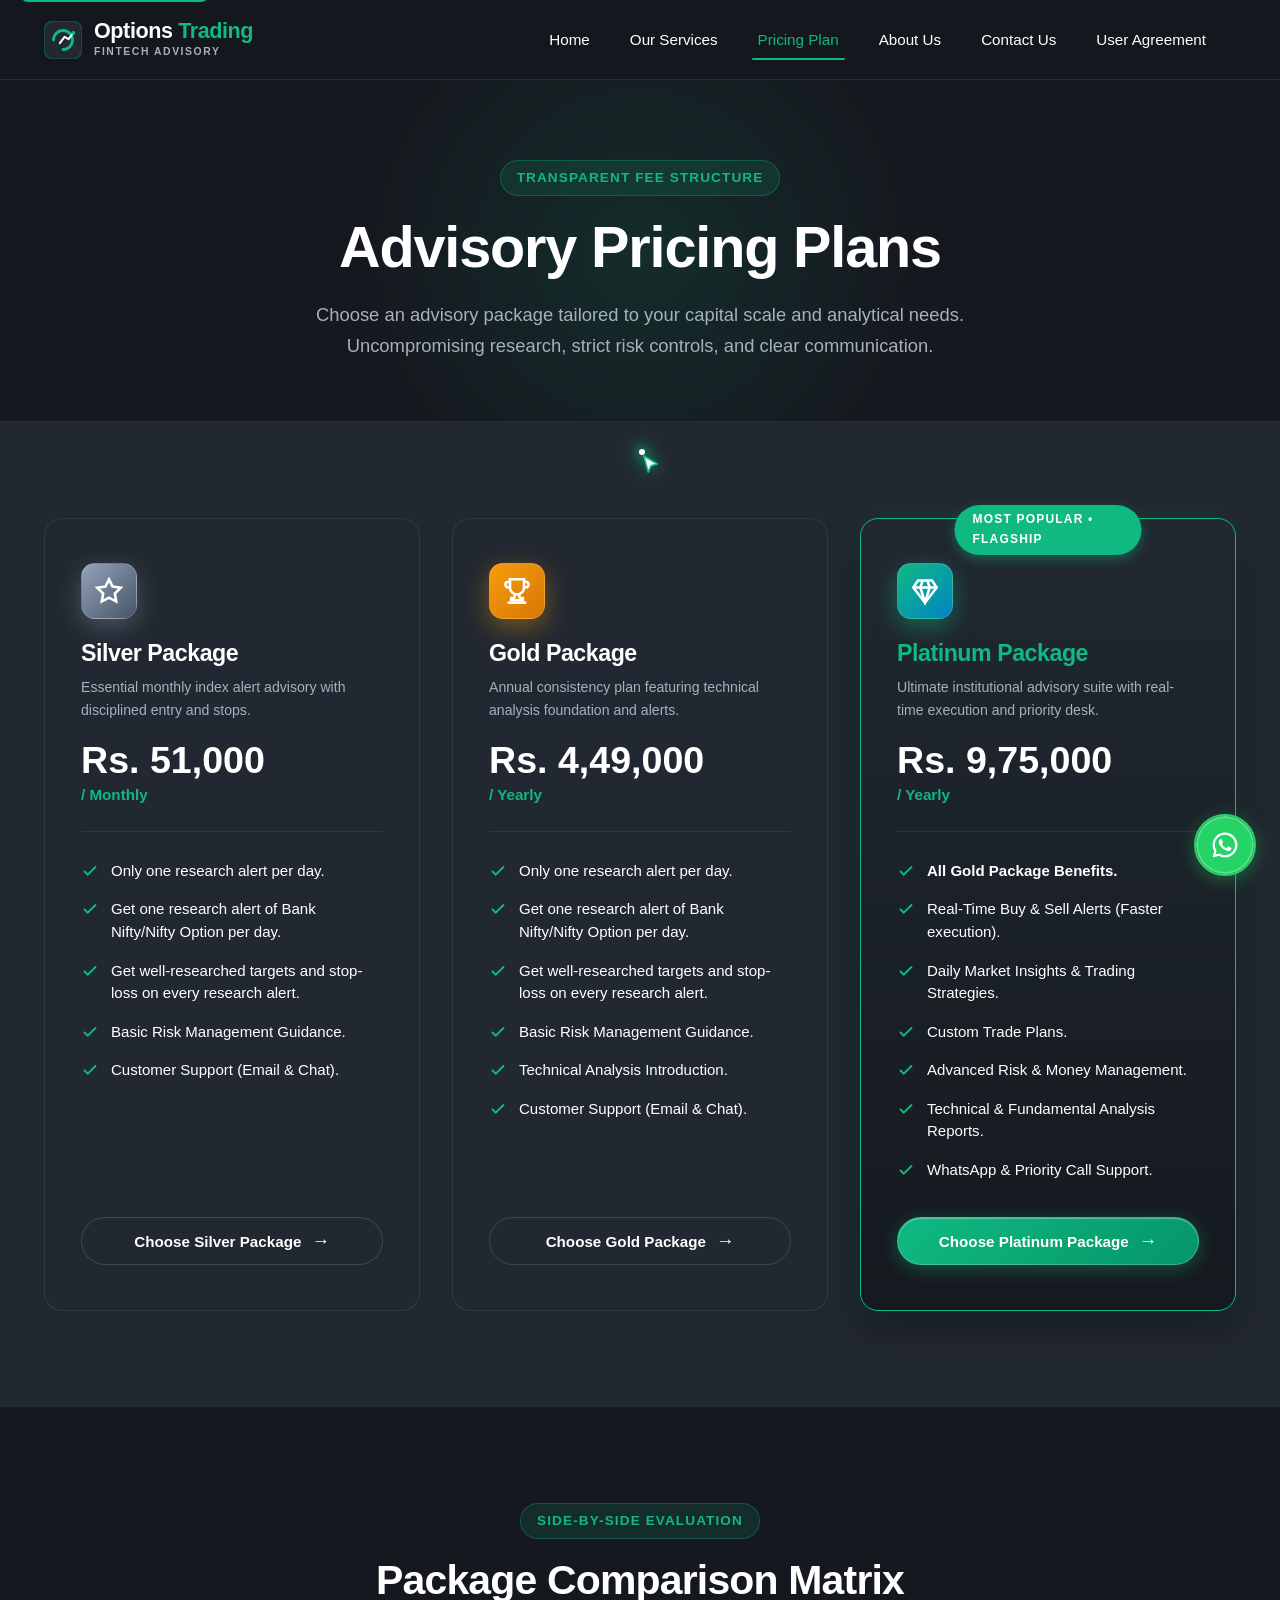
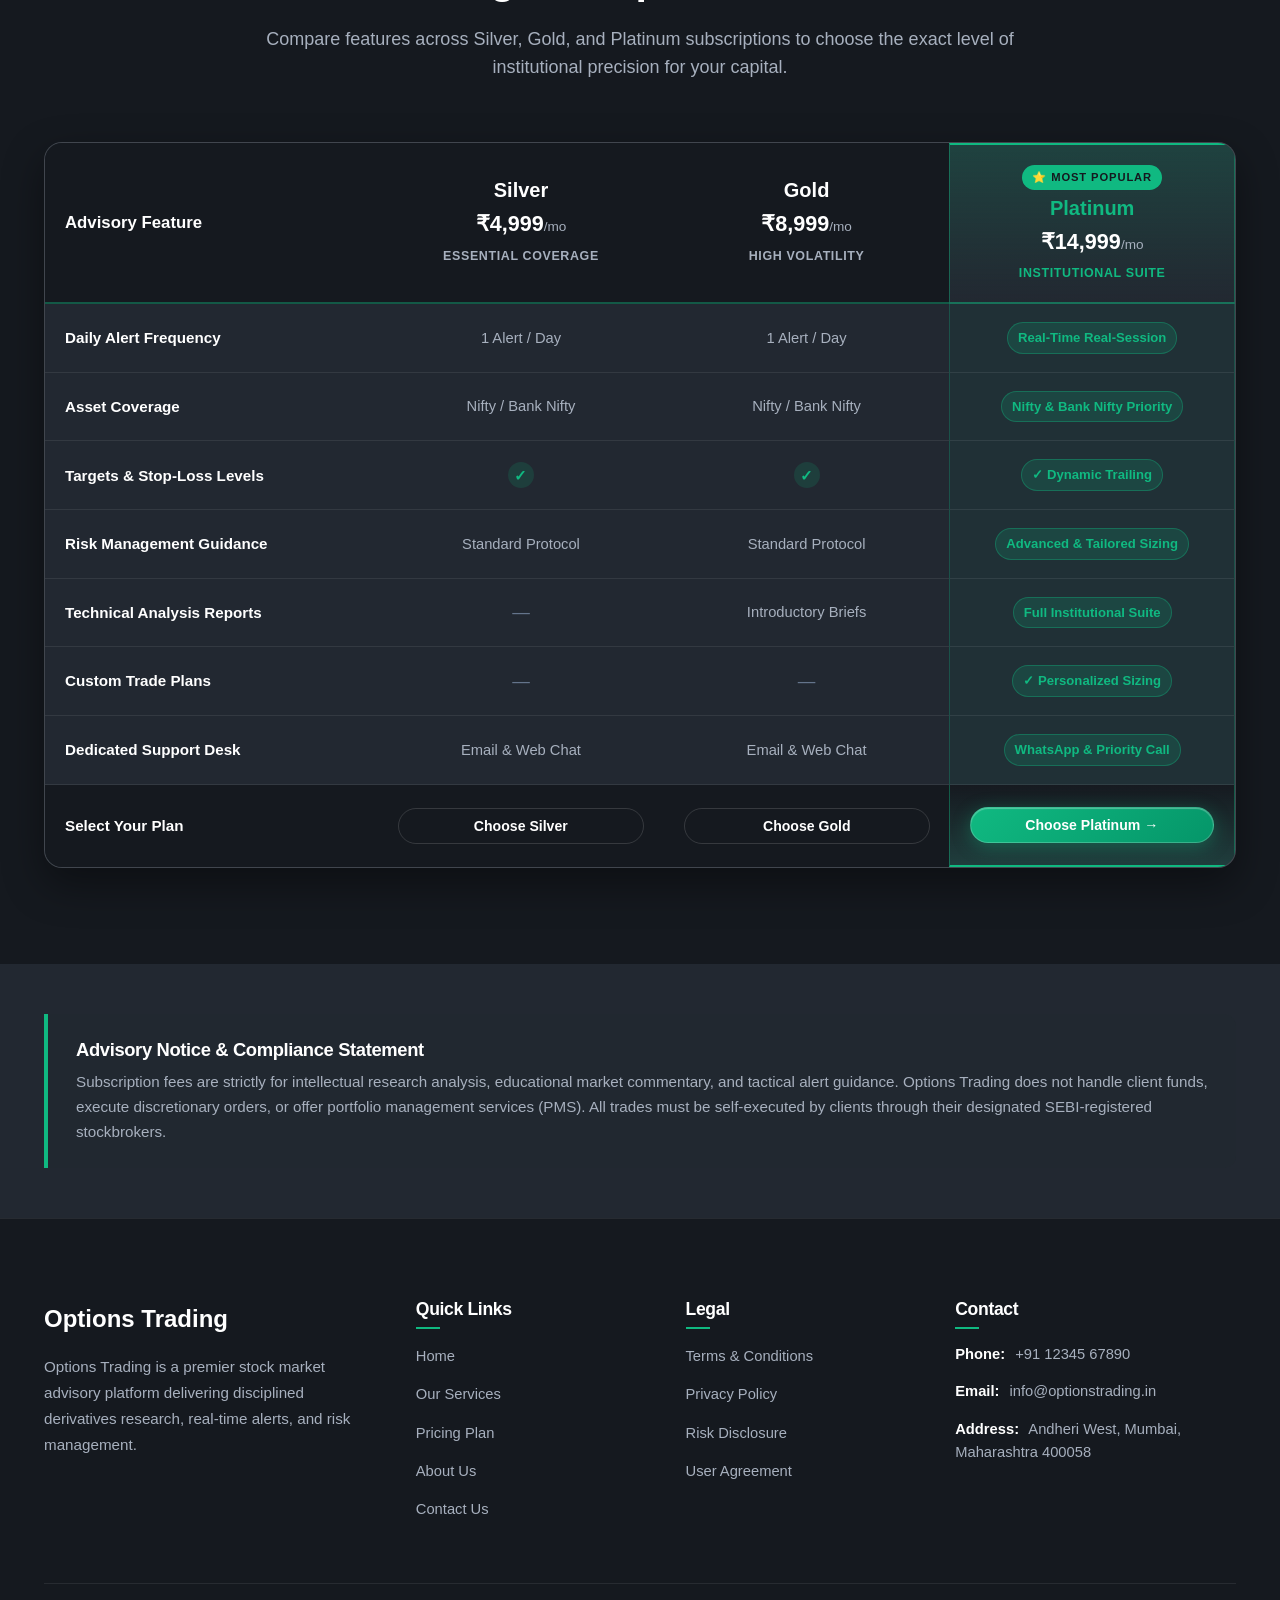
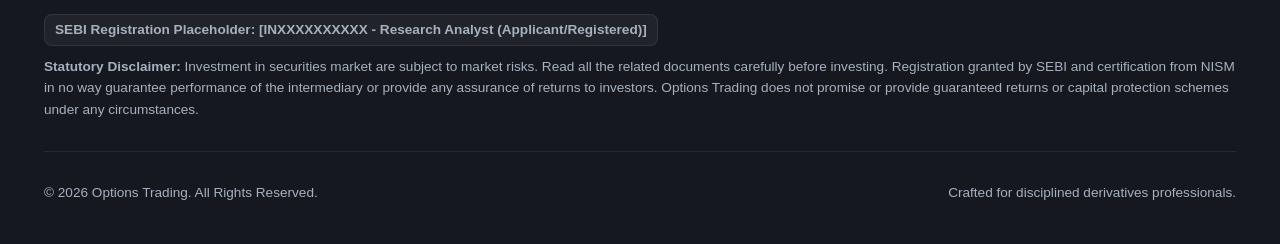
<file: pricing.html>
<!DOCTYPE html>
<html lang="en">
<head>
  <meta charset="UTF-8">
  <meta name="viewport" content="width=device-width, initial-scale=1.0">
  <title>Pricing Plan | Options Trading - Premium Advisory Packages</title>
  <meta name="description" content="View transparent pricing plans from Options Trading: Silver (Monthly), Gold (Yearly), and Platinum (Yearly) advisory packages with Bank Nifty and Nifty research alerts.">
  <meta name="keywords" content="Options Trading pricing, stock market advisory packages, Bank Nifty subscription, Nifty advisory fee, options advisory cost, financial research plans">
  <link rel="canonical" href="https://optionstrading.in/pricing.html">

  <!-- Open Graph -->
  <meta property="og:type" content="website">
  <meta property="og:url" content="https://optionstrading.in/pricing.html">
  <meta property="og:title" content="Pricing Plan | Options Trading - Premium Advisory Packages">
  <meta property="og:description" content="Transparent, high-conviction advisory packages tailored for disciplined index derivatives traders.">
  <meta property="og:image" content="https://optionstrading.in/images/logo.svg">

  <!-- Twitter Card -->
  <meta name="twitter:card" content="summary_large_image">
  <meta name="twitter:url" content="https://optionstrading.in/pricing.html">
  <meta name="twitter:title" content="Pricing Plan | Options Trading">
  <meta name="twitter:description" content="Compare Silver, Gold, and Platinum advisory plans from Options Trading.">
  <meta name="twitter:image" content="https://optionstrading.in/images/logo.svg">

  <!-- Favicon -->
  <link rel="icon" type="image/svg+xml" href="images/favicon.svg">

  <!-- Styles -->
  <link rel="stylesheet" href="css/style.css">

  <!-- Product & Offer Schema -->
  <script type="application/ld+json">
  {
    "@context": "https://schema.org",
    "@type": "Product",
    "name": "Options Trading Advisory Subscription",
    "description": "Institutional-grade derivatives research and daily alerts on Nifty and Bank Nifty options.",
    "brand": {
      "@type": "Brand",
      "name": "Options Trading"
    },
    "offers": [
      {
        "@type": "Offer",
        "name": "Silver Package",
        "price": "51000",
        "priceCurrency": "INR",
        "priceValidUntil": "2027-12-31",
        "availability": "https://schema.org/InStock",
        "url": "https://optionstrading.in/pricing.html"
      },
      {
        "@type": "Offer",
        "name": "Gold Package",
        "price": "449000",
        "priceCurrency": "INR",
        "priceValidUntil": "2027-12-31",
        "availability": "https://schema.org/InStock",
        "url": "https://optionstrading.in/pricing.html"
      },
      {
        "@type": "Offer",
        "name": "Platinum Package",
        "price": "975000",
        "priceCurrency": "INR",
        "priceValidUntil": "2027-12-31",
        "availability": "https://schema.org/InStock",
        "url": "https://optionstrading.in/pricing.html"
      }
    ]
  }
  </script>
</head>
<body>
  <!-- Skip Link -->
  <a href="#main-content" class="skip-link">Skip to main content</a>

  <!-- GLOBAL HEADER -->
  <header class="site-header" role="banner">
    <div class="container header-container">
      <a href="index.html" class="brand-logo magnetic-btn" aria-label="Options Trading Home">
        <svg width="38" height="38" viewBox="0 0 48 48" fill="none" xmlns="http://www.w3.org/2000/svg">
          <rect width="48" height="48" rx="12" fill="#222831" stroke="rgba(16, 185, 129, 0.3)" stroke-width="2"/>
          <path d="M12 24 C12 17.37 17.37 12 24 12 C30.63 12 36 17.37 36 24 C36 30.63 30.63 36 24 36" stroke="#10B981" stroke-width="3.5" stroke-linecap="round"/>
          <polyline points="20 28 26 20 31 23 37 15" stroke="#FFFFFF" stroke-width="2.5" stroke-linecap="round" stroke-linejoin="round"/>
          <circle cx="37" cy="15" r="2.5" fill="#10B981"/>
        </svg>
        <div class="brand-logo-text">
          <span class="brand-logo-title">Options <span>Trading</span></span>
          <span class="brand-logo-tagline">Fintech Advisory</span>
        </div>
      </a>

      <nav class="site-navigation" role="navigation" aria-label="Primary Navigation">
        <ul class="nav-menu">
          <li class="nav-item"><a href="index.html" class="nav-link">Home</a></li>
          <li class="nav-item"><a href="services.html" class="nav-link">Our Services</a></li>
          <li class="nav-item"><a href="pricing.html" class="nav-link active">Pricing Plan</a></li>
          <li class="nav-item"><a href="about.html" class="nav-link">About Us</a></li>
          <li class="nav-item"><a href="contact.html" class="nav-link">Contact Us</a></li>
          <li class="nav-item"><a href="user-agreement.html" class="nav-link">User Agreement</a></li>
        </ul>
      </nav>

      <div class="header-actions">
        <button class="hamburger-btn" aria-label="Toggle navigation menu" aria-expanded="false">
          <span class="hamburger-line"></span>
          <span class="hamburger-line"></span>
          <span class="hamburger-line"></span>
        </button>
      </div>
    </div>
  </header>

  <!-- MAIN CONTENT -->
  <main id="main-content">

    <!-- Page Header -->
    <section class="page-header-section">
      <div class="page-header-glow" aria-hidden="true"></div>
      <div class="container" style="text-align: center; position: relative; z-index: 1;">
        <div class="badge">Transparent Fee Structure</div>
        <h1 style="margin-bottom: 16px;">Advisory Pricing Plans</h1>
        <p style="max-width: 680px; margin: 0 auto; font-size: 1.15rem; color: #A7B0BE;">
          Choose an advisory package tailored to your capital scale and analytical needs. Uncompromising research, strict risk controls, and clear communication.
        </p>
      </div>
    </section>

    <!-- Pricing Cards Grid -->
    <section class="section section-secondary">
      <div class="container">
        <div class="pricing-grid">

          <!-- 7.1 SILVER PACKAGE -->
          <article class="pricing-card magnetic-card reveal-on-scroll delay-1">
            <div class="pricing-header">
              <div class="pricing-package-icon-wrap pkg-silver" aria-hidden="true">
                <svg width="28" height="28" viewBox="0 0 24 24" fill="none" stroke="#FFFFFF" stroke-width="2.2">
                  <polygon points="12 2 15.09 8.26 22 9.27 17 14.14 18.18 21.02 12 17.77 5.82 21.02 7 14.14 2 9.27 8.91 8.26 12 2"/>
                </svg>
              </div>
              <h2 class="pricing-package-name">Silver Package</h2>
              <p class="pricing-package-desc">Essential monthly index alert advisory with disciplined entry and stops.</p>
              <div class="pricing-price-wrap">
                <div class="pricing-currency-amount">Rs. 51,000</div>
                <div class="pricing-period">/ Monthly</div>
              </div>
            </div>

            <ul class="pricing-features-list">
              <li class="pricing-feature-item">
                <svg class="pricing-check-icon" viewBox="0 0 24 24" fill="none" stroke="currentColor" stroke-width="2.5"><polyline points="20 6 9 17 4 12"/></svg>
                <span>Only one research alert per day.</span>
              </li>
              <li class="pricing-feature-item">
                <svg class="pricing-check-icon" viewBox="0 0 24 24" fill="none" stroke="currentColor" stroke-width="2.5"><polyline points="20 6 9 17 4 12"/></svg>
                <span>Get one research alert of Bank Nifty/Nifty Option per day.</span>
              </li>
              <li class="pricing-feature-item">
                <svg class="pricing-check-icon" viewBox="0 0 24 24" fill="none" stroke="currentColor" stroke-width="2.5"><polyline points="20 6 9 17 4 12"/></svg>
                <span>Get well-researched targets and stop-loss on every research alert.</span>
              </li>
              <li class="pricing-feature-item">
                <svg class="pricing-check-icon" viewBox="0 0 24 24" fill="none" stroke="currentColor" stroke-width="2.5"><polyline points="20 6 9 17 4 12"/></svg>
                <span>Basic Risk Management Guidance.</span>
              </li>
              <li class="pricing-feature-item">
                <svg class="pricing-check-icon" viewBox="0 0 24 24" fill="none" stroke="currentColor" stroke-width="2.5"><polyline points="20 6 9 17 4 12"/></svg>
                <span>Customer Support (Email &amp; Chat).</span>
              </li>
            </ul>

            <a href="contact.html?plan=Silver" class="btn btn-glass magnetic-btn" style="width: 100%;">
              Choose Silver Package <span class="btn-arrow" aria-hidden="true">&rarr;</span>
            </a>
          </article>

          <!-- 7.2 GOLD PACKAGE -->
          <article class="pricing-card magnetic-card reveal-on-scroll delay-2">
            <div class="pricing-header">
              <div class="pricing-package-icon-wrap pkg-gold" aria-hidden="true">
                <svg width="28" height="28" viewBox="0 0 24 24" fill="none" stroke="#FFFFFF" stroke-width="2.2">
                  <path d="M6 9H4.5a2.5 2.5 0 0 1 0-5H6"/>
                  <path d="M18 9h1.5a2.5 2.5 0 0 0 0-5H18"/>
                  <path d="M4 22h16"/>
                  <path d="M10 14.66V17c0 .55-.45 1-1 1H7v2h10v-2h-2c-.55 0-1-.45-1-1v-2.34"/>
                  <path d="M18 2H6v7a6 6 0 0 0 12 0V2z"/>
                </svg>
              </div>
              <h2 class="pricing-package-name">Gold Package</h2>
              <p class="pricing-package-desc">Annual consistency plan featuring technical analysis foundation and alerts.</p>
              <div class="pricing-price-wrap">
                <div class="pricing-currency-amount">Rs. 4,49,000</div>
                <div class="pricing-period">/ Yearly</div>
              </div>
            </div>

            <ul class="pricing-features-list">
              <li class="pricing-feature-item">
                <svg class="pricing-check-icon" viewBox="0 0 24 24" fill="none" stroke="currentColor" stroke-width="2.5"><polyline points="20 6 9 17 4 12"/></svg>
                <span>Only one research alert per day.</span>
              </li>
              <li class="pricing-feature-item">
                <svg class="pricing-check-icon" viewBox="0 0 24 24" fill="none" stroke="currentColor" stroke-width="2.5"><polyline points="20 6 9 17 4 12"/></svg>
                <span>Get one research alert of Bank Nifty/Nifty Option per day.</span>
              </li>
              <li class="pricing-feature-item">
                <svg class="pricing-check-icon" viewBox="0 0 24 24" fill="none" stroke="currentColor" stroke-width="2.5"><polyline points="20 6 9 17 4 12"/></svg>
                <span>Get well-researched targets and stop-loss on every research alert.</span>
              </li>
              <li class="pricing-feature-item">
                <svg class="pricing-check-icon" viewBox="0 0 24 24" fill="none" stroke="currentColor" stroke-width="2.5"><polyline points="20 6 9 17 4 12"/></svg>
                <span>Basic Risk Management Guidance.</span>
              </li>
              <li class="pricing-feature-item">
                <svg class="pricing-check-icon" viewBox="0 0 24 24" fill="none" stroke="currentColor" stroke-width="2.5"><polyline points="20 6 9 17 4 12"/></svg>
                <span>Technical Analysis Introduction.</span>
              </li>
              <li class="pricing-feature-item">
                <svg class="pricing-check-icon" viewBox="0 0 24 24" fill="none" stroke="currentColor" stroke-width="2.5"><polyline points="20 6 9 17 4 12"/></svg>
                <span>Customer Support (Email &amp; Chat).</span>
              </li>
            </ul>

            <a href="contact.html?plan=Gold" class="btn btn-outline magnetic-btn" style="width: 100%;">
              Choose Gold Package <span class="btn-arrow" aria-hidden="true">&rarr;</span>
            </a>
          </article>

          <!-- 7.3 PLATINUM PACKAGE (FEATURED) -->
          <article class="pricing-card featured magnetic-card reveal-on-scroll delay-3">
            <div class="pricing-featured-badge">MOST POPULAR &bull; FLAGSHIP</div>
            <div class="pricing-header">
              <div class="pricing-package-icon-wrap pkg-platinum" aria-hidden="true">
                <svg width="28" height="28" viewBox="0 0 24 24" fill="none" stroke="#FFFFFF" stroke-width="2.2">
                  <path d="M6 3h12l4 6-10 13L2 9z"/>
                  <path d="M2 9h20"/>
                  <path d="M10 3l-2 6 4 13 4-13-2-6"/>
                </svg>
              </div>
              <h2 class="pricing-package-name" style="color: var(--accent-green);">Platinum Package</h2>
              <p class="pricing-package-desc">Ultimate institutional advisory suite with real-time execution and priority desk.</p>
              <div class="pricing-price-wrap">
                <div class="pricing-currency-amount">Rs. 9,75,000</div>
                <div class="pricing-period">/ Yearly</div>
              </div>
            </div>

            <ul class="pricing-features-list">
              <li class="pricing-feature-item">
                <svg class="pricing-check-icon" viewBox="0 0 24 24" fill="none" stroke="currentColor" stroke-width="2.5"><polyline points="20 6 9 17 4 12"/></svg>
                <span><strong>All Gold Package Benefits.</strong></span>
              </li>
              <li class="pricing-feature-item">
                <svg class="pricing-check-icon" viewBox="0 0 24 24" fill="none" stroke="currentColor" stroke-width="2.5"><polyline points="20 6 9 17 4 12"/></svg>
                <span>Real-Time Buy &amp; Sell Alerts (Faster execution).</span>
              </li>
              <li class="pricing-feature-item">
                <svg class="pricing-check-icon" viewBox="0 0 24 24" fill="none" stroke="currentColor" stroke-width="2.5"><polyline points="20 6 9 17 4 12"/></svg>
                <span>Daily Market Insights &amp; Trading Strategies.</span>
              </li>
              <li class="pricing-feature-item">
                <svg class="pricing-check-icon" viewBox="0 0 24 24" fill="none" stroke="currentColor" stroke-width="2.5"><polyline points="20 6 9 17 4 12"/></svg>
                <span>Custom Trade Plans.</span>
              </li>
              <li class="pricing-feature-item">
                <svg class="pricing-check-icon" viewBox="0 0 24 24" fill="none" stroke="currentColor" stroke-width="2.5"><polyline points="20 6 9 17 4 12"/></svg>
                <span>Advanced Risk &amp; Money Management.</span>
              </li>
              <li class="pricing-feature-item">
                <svg class="pricing-check-icon" viewBox="0 0 24 24" fill="none" stroke="currentColor" stroke-width="2.5"><polyline points="20 6 9 17 4 12"/></svg>
                <span>Technical &amp; Fundamental Analysis Reports.</span>
              </li>
              <li class="pricing-feature-item">
                <svg class="pricing-check-icon" viewBox="0 0 24 24" fill="none" stroke="currentColor" stroke-width="2.5"><polyline points="20 6 9 17 4 12"/></svg>
                <span>WhatsApp &amp; Priority Call Support.</span>
              </li>
            </ul>

            <a href="contact.html?plan=Platinum" class="btn btn-primary magnetic-btn" style="width: 100%;">
              Choose Platinum Package <span class="btn-arrow" aria-hidden="true">&rarr;</span>
            </a>
          </article>

        </div>
      </div>
    </section>

    <!-- Plan Comparison Detail Table -->
    <section class="section section-dark" id="comparison-matrix">
      <div class="container">
        <div class="section-header">
          <div class="badge">Side-by-Side Evaluation</div>
          <h2 class="section-title">Package Comparison Matrix</h2>
          <p class="section-subtitle">
            Compare features across Silver, Gold, and Platinum subscriptions to choose the exact level of institutional precision for your capital.
          </p>
        </div>

        <!-- Mobile Scroll Indicator -->
        <div class="matrix-mobile-hint" aria-hidden="true">
          <svg width="18" height="18" viewBox="0 0 24 24" fill="none" stroke="currentColor" stroke-width="2">
            <polyline points="9 18 15 12 9 6"></polyline>
          </svg>
          <span>Scroll horizontally to compare all features &rarr;</span>
        </div>

        <div class="comparison-matrix-wrapper">
          <table class="comparison-table">
            <thead>
              <tr>
                <th class="matrix-th-feature">Advisory Feature</th>
                <th class="matrix-th-plan">
                  <div class="plan-header-name">Silver</div>
                  <div class="plan-header-price">&#8377;4,999<span>/mo</span></div>
                  <div class="plan-header-badge-sub">Essential Coverage</div>
                </th>
                <th class="matrix-th-plan">
                  <div class="plan-header-name">Gold</div>
                  <div class="plan-header-price">&#8377;8,999<span>/mo</span></div>
                  <div class="plan-header-badge-sub">High Volatility</div>
                </th>
                <th class="matrix-th-plan matrix-th-featured">
                  <div class="matrix-popular-ribbon">⭐ MOST POPULAR</div>
                  <div class="plan-header-name" style="color: var(--accent-green);">Platinum</div>
                  <div class="plan-header-price">&#8377;14,999<span>/mo</span></div>
                  <div class="plan-header-badge-sub" style="color: var(--accent-green);">Institutional Suite</div>
                </th>
              </tr>
            </thead>
            <tbody>
              <tr>
                <td class="matrix-feature-name">Daily Alert Frequency</td>
                <td class="matrix-cell">1 Alert / Day</td>
                <td class="matrix-cell">1 Alert / Day</td>
                <td class="matrix-cell matrix-cell-featured">
                  <span class="matrix-tag tag-emerald">Real-Time Real-Session</span>
                </td>
              </tr>
              <tr>
                <td class="matrix-feature-name">Asset Coverage</td>
                <td class="matrix-cell">Nifty / Bank Nifty</td>
                <td class="matrix-cell">Nifty / Bank Nifty</td>
                <td class="matrix-cell matrix-cell-featured">
                  <span class="matrix-tag tag-emerald">Nifty &amp; Bank Nifty Priority</span>
                </td>
              </tr>
              <tr>
                <td class="matrix-feature-name">Targets &amp; Stop-Loss Levels</td>
                <td class="matrix-cell">
                  <span class="matrix-check" title="Included">&#10003;</span>
                </td>
                <td class="matrix-cell">
                  <span class="matrix-check" title="Included">&#10003;</span>
                </td>
                <td class="matrix-cell matrix-cell-featured">
                  <span class="matrix-tag tag-emerald">&#10003; Dynamic Trailing</span>
                </td>
              </tr>
              <tr>
                <td class="matrix-feature-name">Risk Management Guidance</td>
                <td class="matrix-cell">Standard Protocol</td>
                <td class="matrix-cell">Standard Protocol</td>
                <td class="matrix-cell matrix-cell-featured">
                  <span class="matrix-tag tag-emerald">Advanced &amp; Tailored Sizing</span>
                </td>
              </tr>
              <tr>
                <td class="matrix-feature-name">Technical Analysis Reports</td>
                <td class="matrix-cell">
                  <span class="matrix-dash">&mdash;</span>
                </td>
                <td class="matrix-cell">Introductory Briefs</td>
                <td class="matrix-cell matrix-cell-featured">
                  <span class="matrix-tag tag-emerald">Full Institutional Suite</span>
                </td>
              </tr>
              <tr>
                <td class="matrix-feature-name">Custom Trade Plans</td>
                <td class="matrix-cell">
                  <span class="matrix-dash">&mdash;</span>
                </td>
                <td class="matrix-cell">
                  <span class="matrix-dash">&mdash;</span>
                </td>
                <td class="matrix-cell matrix-cell-featured">
                  <span class="matrix-tag tag-emerald">&#10003; Personalized Sizing</span>
                </td>
              </tr>
              <tr>
                <td class="matrix-feature-name">Dedicated Support Desk</td>
                <td class="matrix-cell">Email &amp; Web Chat</td>
                <td class="matrix-cell">Email &amp; Web Chat</td>
                <td class="matrix-cell matrix-cell-featured">
                  <span class="matrix-tag tag-emerald">WhatsApp &amp; Priority Call</span>
                </td>
              </tr>
            </tbody>
            <tfoot>
              <tr>
                <td class="matrix-feature-name" style="font-weight: 700; color: #FFFFFF;">Select Your Plan</td>
                <td class="matrix-cell">
                  <a href="contact.html?plan=Silver" class="btn btn-outline btn-sm magnetic-btn" style="width: 100%; font-size: 0.88rem; padding: 10px 16px;">
                    Choose Silver
                  </a>
                </td>
                <td class="matrix-cell">
                  <a href="contact.html?plan=Gold" class="btn btn-outline btn-sm magnetic-btn" style="width: 100%; font-size: 0.88rem; padding: 10px 16px;">
                    Choose Gold
                  </a>
                </td>
                <td class="matrix-cell matrix-cell-featured">
                  <a href="contact.html?plan=Platinum" class="btn btn-primary btn-sm magnetic-btn" style="width: 100%; font-size: 0.88rem; padding: 10px 16px;">
                    Choose Platinum &rarr;
                  </a>
                </td>
              </tr>
            </tfoot>
          </table>
        </div>
      </div>
    </section>

    <!-- Regulatory Advisory Notice -->
    <section class="section section-secondary" style="padding-top: 50px; padding-bottom: 50px;">
      <div class="container">
        <div class="legal-callout-box" style="margin: 0;">
          <h4 style="color: #FFFFFF; font-size: 1.15rem; margin-bottom: 8px;">Advisory Notice &amp; Compliance Statement</h4>
          <p style="margin: 0; color: #A7B0BE; font-size: 0.95rem;">
            Subscription fees are strictly for intellectual research analysis, educational market commentary, and tactical alert guidance. Options Trading does not handle client funds, execute discretionary orders, or offer portfolio management services (PMS). All trades must be self-executed by clients through their designated SEBI-registered stockbrokers.
          </p>
        </div>
      </div>
    </section>

  </main>

  <!-- GLOBAL FOOTER (Identical on every page) -->
  <footer class="site-footer" role="contentinfo">
    <div class="container">
      <div class="footer-top-grid">
        <!-- Left Side: Brand & 15-20 word intro -->
        <div class="footer-brand-col">
          <div class="footer-brand-title">Options Trading</div>
          <p class="footer-brand-intro">
            Options Trading is a premier stock market advisory platform delivering disciplined derivatives research, real-time alerts, and risk management.
          </p>
        </div>

        <!-- Quick Links Column -->
        <div>
          <h4 class="footer-col-heading">Quick Links</h4>
          <ul class="footer-nav-list">
            <li><a href="index.html" class="footer-nav-link">Home</a></li>
            <li><a href="services.html" class="footer-nav-link">Our Services</a></li>
            <li><a href="pricing.html" class="footer-nav-link">Pricing Plan</a></li>
            <li><a href="about.html" class="footer-nav-link">About Us</a></li>
            <li><a href="contact.html" class="footer-nav-link">Contact Us</a></li>
          </ul>
        </div>

        <!-- Legal Column -->
        <div>
          <h4 class="footer-col-heading">Legal</h4>
          <ul class="footer-nav-list">
            <li><a href="terms-and-conditions.html" class="footer-nav-link">Terms &amp; Conditions</a></li>
            <li><a href="privacy-policy.html" class="footer-nav-link">Privacy Policy</a></li>
            <li><a href="risk-disclosure.html" class="footer-nav-link">Risk Disclosure</a></li>
            <li><a href="user-agreement.html" class="footer-nav-link">User Agreement</a></li>
          </ul>
        </div>

        <!-- Right Side: Contact Column -->
        <div>
          <h4 class="footer-col-heading">Contact</h4>
          <ul class="footer-contact-list">
            <li class="footer-contact-item">
              <strong>Phone:</strong> <a href="tel:+911234567890">+91 12345 67890</a>
            </li>
            <li class="footer-contact-item">
              <strong>Email:</strong> <a href="mailto:info@optionstrading.in">info@optionstrading.in</a>
            </li>
            <li class="footer-contact-item">
              <strong>Address:</strong> Andheri West, Mumbai, Maharashtra 400058
            </li>
          </ul>
        </div>
      </div>

      <!-- Compliance & SEBI Placeholder -->
      <div class="footer-compliance-row">
        <span class="footer-sebi-badge">SEBI Registration Placeholder: [INXXXXXXXXXX - Research Analyst (Applicant/Registered)]</span>
        <p>
          <strong>Statutory Disclaimer:</strong> Investment in securities market are subject to market risks. Read all the related documents carefully before investing. Registration granted by SEBI and certification from NISM in no way guarantee performance of the intermediary or provide any assurance of returns to investors. Options Trading does not promise or provide guaranteed returns or capital protection schemes under any circumstances.
        </p>
      </div>

      <div class="footer-bottom-bar">
        <p>&copy; <span id="currentYear">2026</span> Options Trading. All Rights Reserved.</p>
        <p>Crafted for disciplined derivatives professionals.</p>
      </div>
    </div>
  </footer>

  <!-- Floating WhatsApp Action Button (All Pages) -->
  <aside class="floating-whatsapp-wrap" aria-label="WhatsApp Support">
    <a href="https://wa.me/911234567890?text=Hello%20Options%20Trading%20Team%2C%20I%20would%20like%20to%20know%20more%20about%20your%20advisory%20services."
       target="_blank" 
       rel="noopener noreferrer" 
       class="floating-whatsapp-btn magnetic-btn" 
       aria-label="Chat with us on WhatsApp"
       title="Chat on WhatsApp (+91 12345 67890)">
      <span class="whatsapp-ping-ring" aria-hidden="true"></span>
      <svg class="whatsapp-icon-svg" viewBox="0 0 24 24" width="30" height="30" fill="#FFFFFF" xmlns="http://www.w3.org/2000/svg">
        <path d="M12.04 2c-5.46 0-9.91 4.45-9.91 9.91 0 1.75.46 3.45 1.32 4.95L2.05 22l5.25-1.38c1.45.79 3.08 1.21 4.74 1.21 5.46 0 9.91-4.45 9.91-9.91 0-2.65-1.03-5.14-2.9-7.01A9.816 9.816 0 0 0 12.04 2zm.01 18.06c-1.48 0-2.93-.4-4.2-1.15l-.3-.18-3.12.82.83-3.04-.2-.31a8.106 8.106 0 0 1-1.24-4.29c0-4.48 3.65-8.13 8.13-8.13 2.17 0 4.21.85 5.74 2.38a8.077 8.077 0 0 1 2.38 5.74c0 4.48-3.65 8.13-8.12 8.13zm4.46-6.09c-.24-.12-1.45-.71-1.67-.79-.23-.08-.39-.12-.56.12-.16.24-.64.79-.78.96-.15.16-.29.18-.54.06-.24-.12-1.03-.38-1.97-1.21-.72-.65-1.21-1.45-1.35-1.69-.15-.24-.02-.37.11-.49.11-.11.24-.29.37-.43.12-.14.16-.24.24-.41.08-.16.04-.31-.02-.43-.06-.12-.56-1.34-.76-1.84-.2-.48-.4-.42-.56-.42h-.47c-.16 0-.43.06-.66.31-.23.24-.87.85-.87 2.07s.89 2.4 1.02 2.56c.12.16 1.75 2.67 4.24 3.74.59.26 1.05.41 1.41.53.6.19 1.14.16 1.57.1.48-.07 1.45-.59 1.66-1.16.2-.57.2-1.06.14-1.16-.06-.1-.23-.16-.47-.28z"/>
      </svg>
      <span class="whatsapp-badge-label">Chat on WhatsApp</span>
    </a>
  </aside>

  <!-- Scripts -->
  <script src="js/main.js" defer></script>
  <script src="js/magnetic-cursor.js" defer></script>
</body>
</html>
</file>
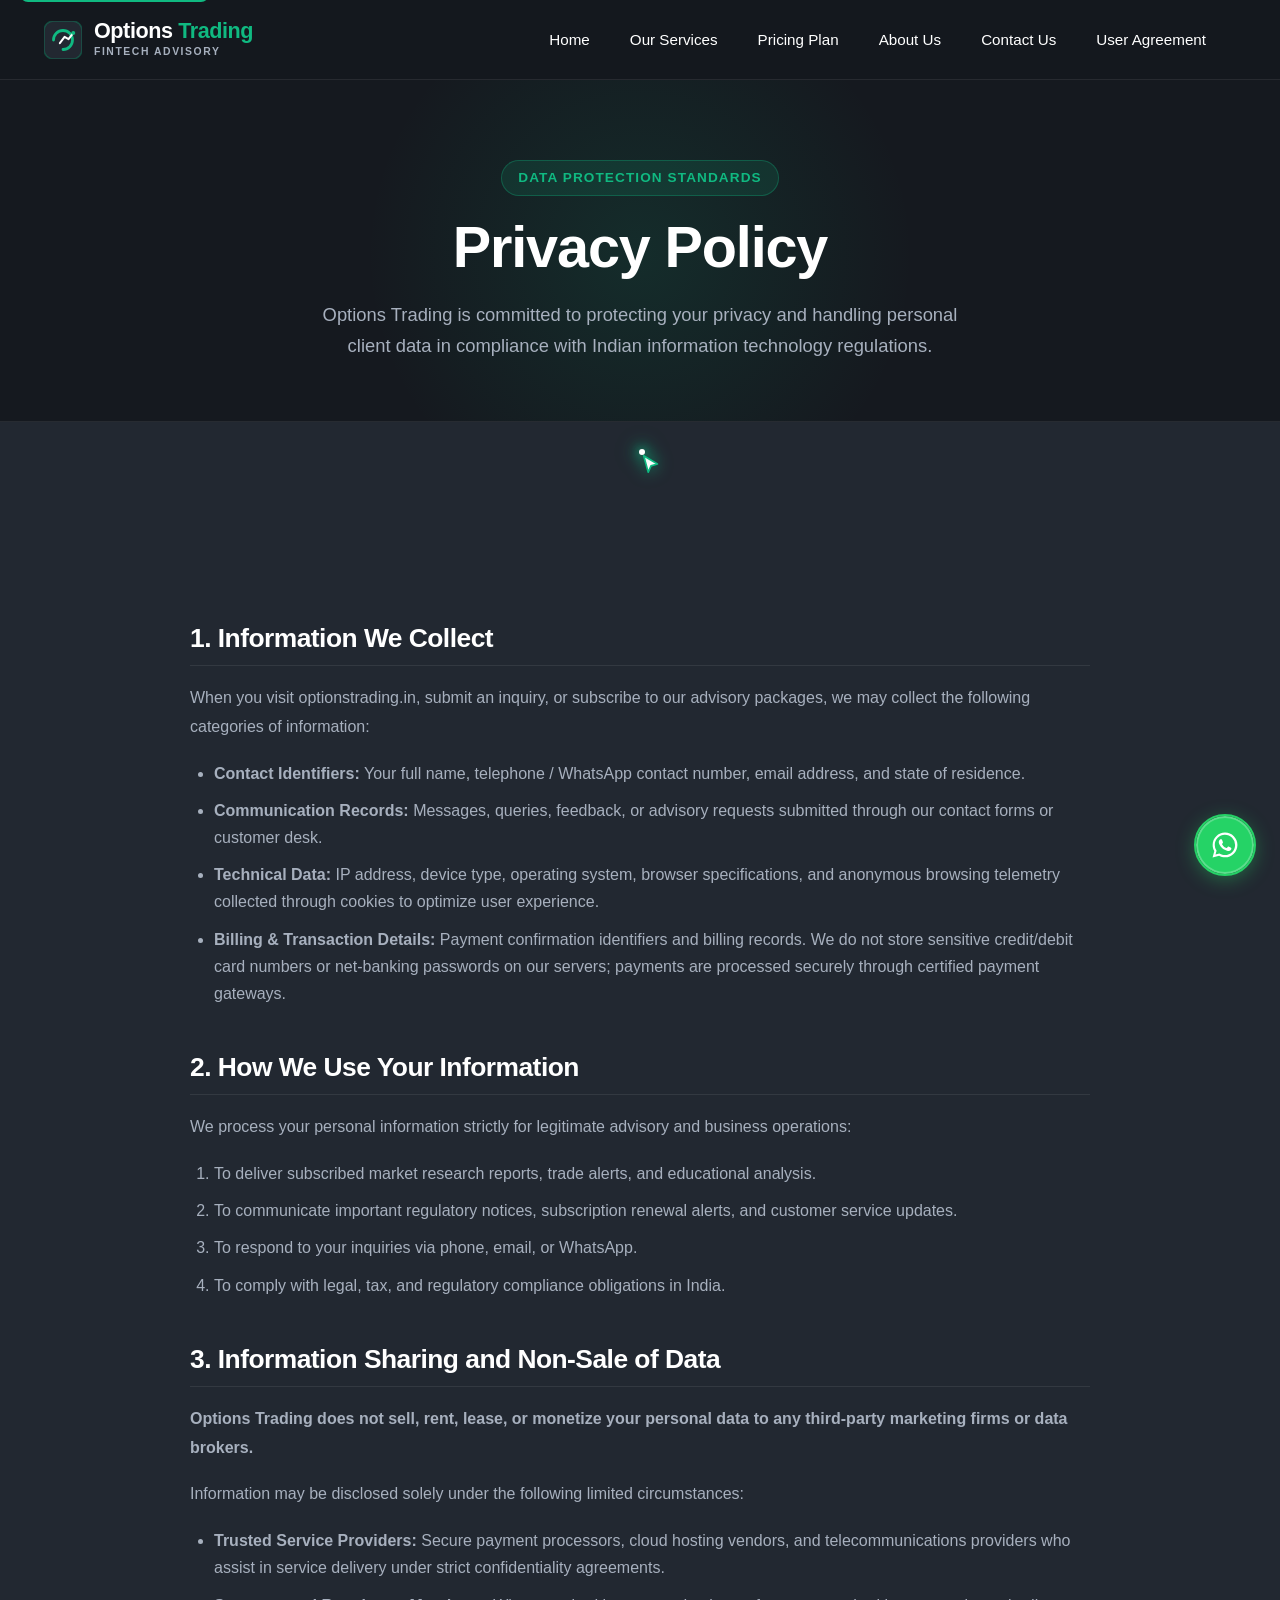
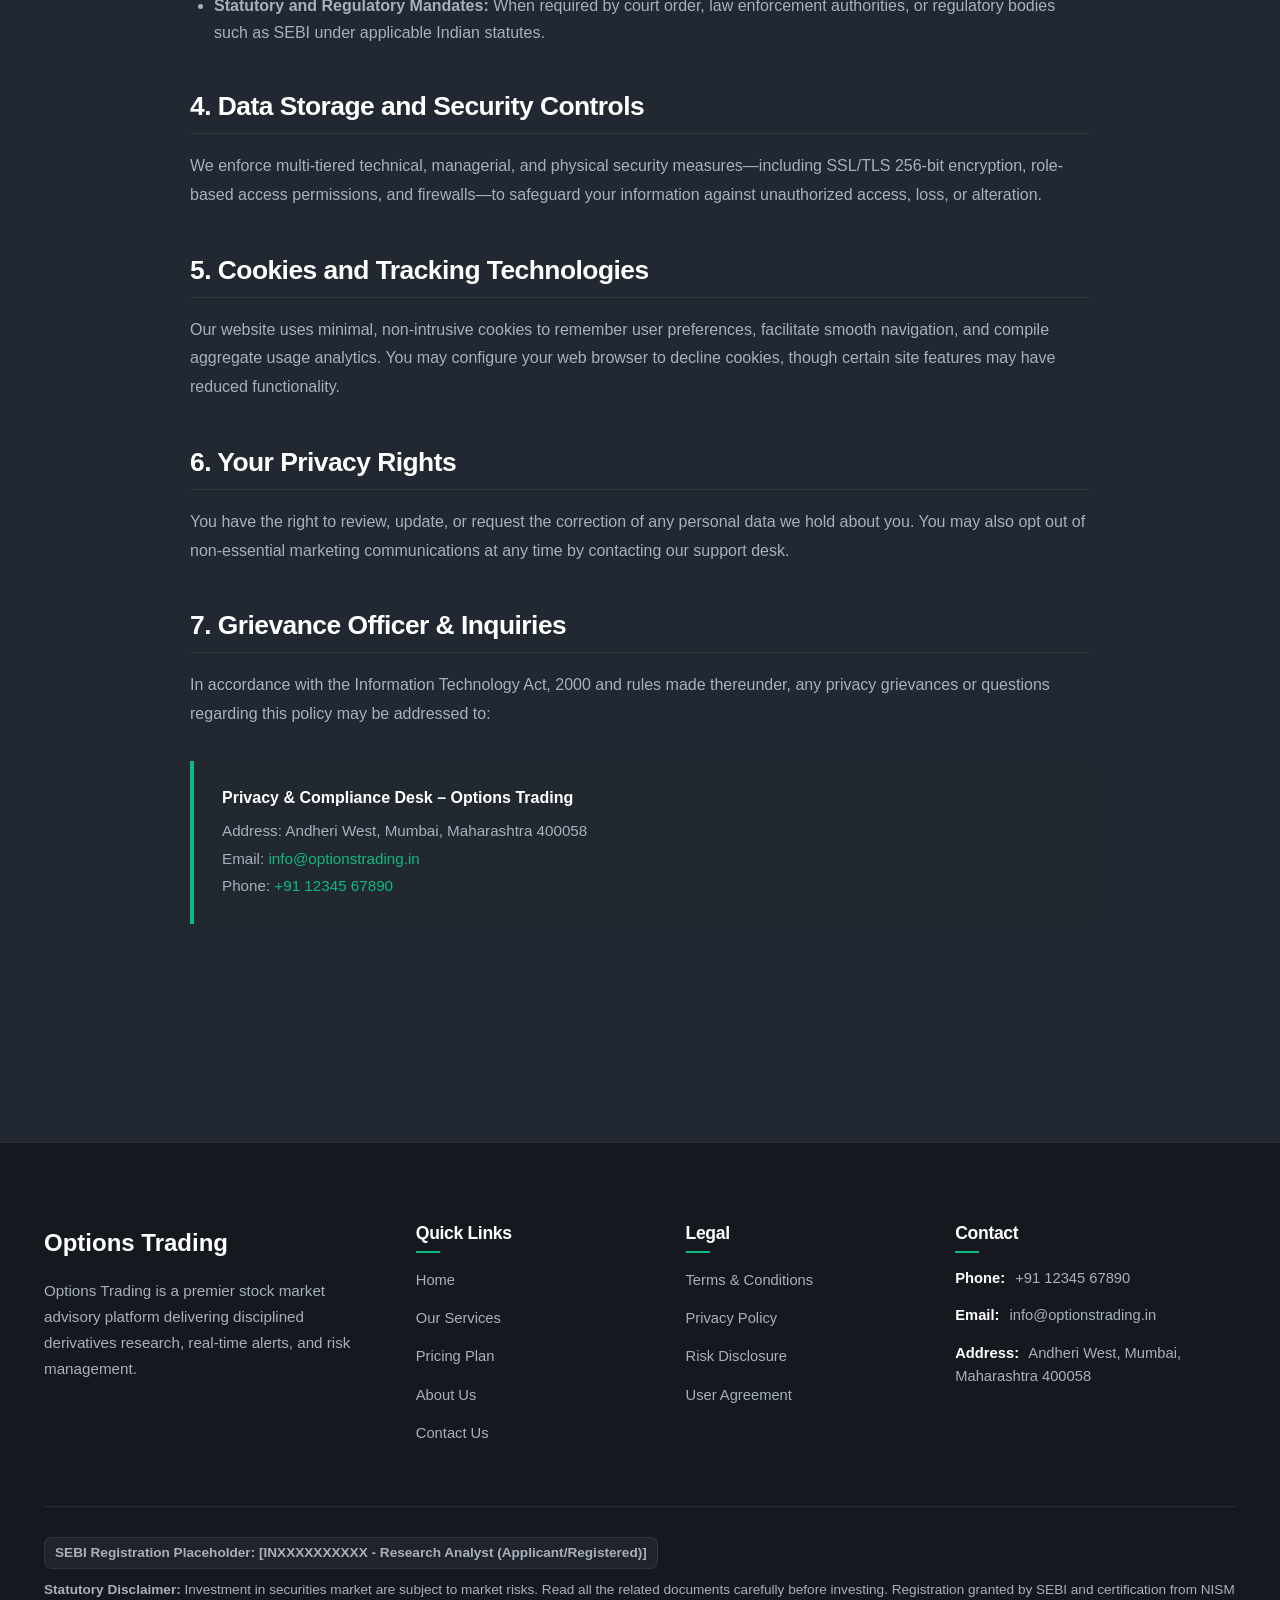
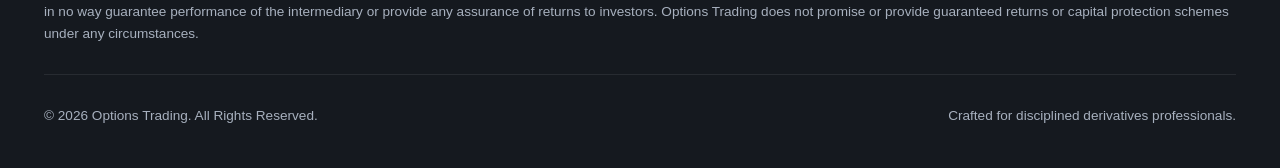
<file: privacy-policy.html>
<!DOCTYPE html>
<html lang="en">
<head>
  <meta charset="UTF-8">
  <meta name="viewport" content="width=device-width, initial-scale=1.0">
  <title>Privacy Policy | Options Trading - Client Data Protection</title>
  <meta name="description" content="Official Privacy Policy of Options Trading. Learn how we safeguard your personal data, contact details, and subscription information with encryption.">
  <meta name="keywords" content="Options Trading privacy policy, data security, financial advisory privacy, confidentiality, Mumbai advisory">
  <link rel="canonical" href="https://optionstrading.in/privacy-policy.html">

  <!-- Open Graph -->
  <meta property="og:type" content="website">
  <meta property="og:url" content="https://optionstrading.in/privacy-policy.html">
  <meta property="og:title" content="Privacy Policy | Options Trading">
  <meta property="og:description" content="Privacy Policy and client data protection practices of Options Trading.">
  <meta property="og:image" content="https://optionstrading.in/images/logo.svg">

  <!-- Twitter Card -->
  <meta name="twitter:card" content="summary_large_image">
  <meta name="twitter:url" content="https://optionstrading.in/privacy-policy.html">
  <meta name="twitter:title" content="Privacy Policy | Options Trading">
  <meta name="twitter:description" content="Client data protection and privacy policies at Options Trading.">
  <meta name="twitter:image" content="https://optionstrading.in/images/logo.svg">

  <!-- Favicon -->
  <link rel="icon" type="image/svg+xml" href="images/favicon.svg">

  <!-- Styles -->
  <link rel="stylesheet" href="css/style.css">
</head>
<body>
  <!-- Skip Link -->
  <a href="#main-content" class="skip-link">Skip to main content</a>

  <!-- GLOBAL HEADER -->
  <header class="site-header" role="banner">
    <div class="container header-container">
      <a href="index.html" class="brand-logo magnetic-btn" aria-label="Options Trading Home">
        <svg width="38" height="38" viewBox="0 0 48 48" fill="none" xmlns="http://www.w3.org/2000/svg">
          <rect width="48" height="48" rx="12" fill="#222831" stroke="rgba(16, 185, 129, 0.3)" stroke-width="2"/>
          <path d="M12 24 C12 17.37 17.37 12 24 12 C30.63 12 36 17.37 36 24 C36 30.63 30.63 36 24 36" stroke="#10B981" stroke-width="3.5" stroke-linecap="round"/>
          <polyline points="20 28 26 20 31 23 37 15" stroke="#FFFFFF" stroke-width="2.5" stroke-linecap="round" stroke-linejoin="round"/>
          <circle cx="37" cy="15" r="2.5" fill="#10B981"/>
        </svg>
        <div class="brand-logo-text">
          <span class="brand-logo-title">Options <span>Trading</span></span>
          <span class="brand-logo-tagline">Fintech Advisory</span>
        </div>
      </a>

      <nav class="site-navigation" role="navigation" aria-label="Primary Navigation">
        <ul class="nav-menu">
          <li class="nav-item"><a href="index.html" class="nav-link">Home</a></li>
          <li class="nav-item"><a href="services.html" class="nav-link">Our Services</a></li>
          <li class="nav-item"><a href="pricing.html" class="nav-link">Pricing Plan</a></li>
          <li class="nav-item"><a href="about.html" class="nav-link">About Us</a></li>
          <li class="nav-item"><a href="contact.html" class="nav-link">Contact Us</a></li>
          <li class="nav-item"><a href="user-agreement.html" class="nav-link">User Agreement</a></li>
        </ul>
      </nav>

      <div class="header-actions">
        <button class="hamburger-btn" aria-label="Toggle navigation menu" aria-expanded="false">
          <span class="hamburger-line"></span>
          <span class="hamburger-line"></span>
          <span class="hamburger-line"></span>
        </button>
      </div>
    </div>
  </header>

  <!-- MAIN CONTENT -->
  <main id="main-content">

    <!-- Page Header -->
    <section class="page-header-section">
      <div class="page-header-glow" aria-hidden="true"></div>
      <div class="container" style="text-align: center; position: relative; z-index: 1;">
        <div class="badge">Data Protection Standards</div>
        <h1 style="margin-bottom: 16px;">Privacy Policy</h1>
        <p style="max-width: 680px; margin: 0 auto; font-size: 1.15rem; color: #A7B0BE;">
          Options Trading is committed to protecting your privacy and handling personal client data in compliance with Indian information technology regulations.
        </p>
      </div>
    </section>

    <!-- Content -->
    <section class="section section-secondary">
      <div class="container">
        <div class="legal-content-wrap">
          <article class="legal-article">

            <h2>1. Information We Collect</h2>
            <p>
              When you visit optionstrading.in, submit an inquiry, or subscribe to our advisory packages, we may collect the following categories of information:
            </p>
            <ul>
              <li><strong>Contact Identifiers:</strong> Your full name, telephone / WhatsApp contact number, email address, and state of residence.</li>
              <li><strong>Communication Records:</strong> Messages, queries, feedback, or advisory requests submitted through our contact forms or customer desk.</li>
              <li><strong>Technical Data:</strong> IP address, device type, operating system, browser specifications, and anonymous browsing telemetry collected through cookies to optimize user experience.</li>
              <li><strong>Billing &amp; Transaction Details:</strong> Payment confirmation identifiers and billing records. We do not store sensitive credit/debit card numbers or net-banking passwords on our servers; payments are processed securely through certified payment gateways.</li>
            </ul>

            <h2>2. How We Use Your Information</h2>
            <p>
              We process your personal information strictly for legitimate advisory and business operations:
            </p>
            <ol>
              <li>To deliver subscribed market research reports, trade alerts, and educational analysis.</li>
              <li>To communicate important regulatory notices, subscription renewal alerts, and customer service updates.</li>
              <li>To respond to your inquiries via phone, email, or WhatsApp.</li>
              <li>To comply with legal, tax, and regulatory compliance obligations in India.</li>
            </ol>

            <h2>3. Information Sharing and Non-Sale of Data</h2>
            <p>
              <strong>Options Trading does not sell, rent, lease, or monetize your personal data to any third-party marketing firms or data brokers.</strong>
            </p>
            <p>
              Information may be disclosed solely under the following limited circumstances:
            </p>
            <ul>
              <li><strong>Trusted Service Providers:</strong> Secure payment processors, cloud hosting vendors, and telecommunications providers who assist in service delivery under strict confidentiality agreements.</li>
              <li><strong>Statutory and Regulatory Mandates:</strong> When required by court order, law enforcement authorities, or regulatory bodies such as SEBI under applicable Indian statutes.</li>
            </ul>

            <h2>4. Data Storage and Security Controls</h2>
            <p>
              We enforce multi-tiered technical, managerial, and physical security measures—including SSL/TLS 256-bit encryption, role-based access permissions, and firewalls—to safeguard your information against unauthorized access, loss, or alteration.
            </p>

            <h2>5. Cookies and Tracking Technologies</h2>
            <p>
              Our website uses minimal, non-intrusive cookies to remember user preferences, facilitate smooth navigation, and compile aggregate usage analytics. You may configure your web browser to decline cookies, though certain site features may have reduced functionality.
            </p>

            <h2>6. Your Privacy Rights</h2>
            <p>
              You have the right to review, update, or request the correction of any personal data we hold about you. You may also opt out of non-essential marketing communications at any time by contacting our support desk.
            </p>

            <h2>7. Grievance Officer &amp; Inquiries</h2>
            <p>
              In accordance with the Information Technology Act, 2000 and rules made thereunder, any privacy grievances or questions regarding this policy may be addressed to:
            </p>
            <div class="legal-callout-box">
              <strong style="color: #FFFFFF; display: block; margin-bottom: 6px;">Privacy &amp; Compliance Desk &ndash; Options Trading</strong>
              <p style="margin: 0; color: #A7B0BE; font-size: 0.95rem;">
                Address: Andheri West, Mumbai, Maharashtra 400058<br>
                Email: <a href="mailto:info@optionstrading.in" style="color: var(--accent-green);">info@optionstrading.in</a><br>
                Phone: <a href="tel:+911234567890" style="color: var(--accent-green);">+91 12345 67890</a>
              </p>
            </div>

          </article>
        </div>
      </div>
    </section>

  </main>

  <!-- GLOBAL FOOTER (Identical on every page) -->
  <footer class="site-footer" role="contentinfo">
    <div class="container">
      <div class="footer-top-grid">
        <!-- Left Side: Brand & 15-20 word intro -->
        <div class="footer-brand-col">
          <div class="footer-brand-title">Options Trading</div>
          <p class="footer-brand-intro">
            Options Trading is a premier stock market advisory platform delivering disciplined derivatives research, real-time alerts, and risk management.
          </p>
        </div>

        <!-- Quick Links Column -->
        <div>
          <h4 class="footer-col-heading">Quick Links</h4>
          <ul class="footer-nav-list">
            <li><a href="index.html" class="footer-nav-link">Home</a></li>
            <li><a href="services.html" class="footer-nav-link">Our Services</a></li>
            <li><a href="pricing.html" class="footer-nav-link">Pricing Plan</a></li>
            <li><a href="about.html" class="footer-nav-link">About Us</a></li>
            <li><a href="contact.html" class="footer-nav-link">Contact Us</a></li>
          </ul>
        </div>

        <!-- Legal Column -->
        <div>
          <h4 class="footer-col-heading">Legal</h4>
          <ul class="footer-nav-list">
            <li><a href="terms-and-conditions.html" class="footer-nav-link">Terms &amp; Conditions</a></li>
            <li><a href="privacy-policy.html" class="footer-nav-link">Privacy Policy</a></li>
            <li><a href="risk-disclosure.html" class="footer-nav-link">Risk Disclosure</a></li>
            <li><a href="user-agreement.html" class="footer-nav-link">User Agreement</a></li>
          </ul>
        </div>

        <!-- Right Side: Contact Column -->
        <div>
          <h4 class="footer-col-heading">Contact</h4>
          <ul class="footer-contact-list">
            <li class="footer-contact-item">
              <strong>Phone:</strong> <a href="tel:+911234567890">+91 12345 67890</a>
            </li>
            <li class="footer-contact-item">
              <strong>Email:</strong> <a href="mailto:info@optionstrading.in">info@optionstrading.in</a>
            </li>
            <li class="footer-contact-item">
              <strong>Address:</strong> Andheri West, Mumbai, Maharashtra 400058
            </li>
          </ul>
        </div>
      </div>

      <!-- Compliance & SEBI Placeholder -->
      <div class="footer-compliance-row">
        <span class="footer-sebi-badge">SEBI Registration Placeholder: [INXXXXXXXXXX - Research Analyst (Applicant/Registered)]</span>
        <p>
          <strong>Statutory Disclaimer:</strong> Investment in securities market are subject to market risks. Read all the related documents carefully before investing. Registration granted by SEBI and certification from NISM in no way guarantee performance of the intermediary or provide any assurance of returns to investors. Options Trading does not promise or provide guaranteed returns or capital protection schemes under any circumstances.
        </p>
      </div>

      <div class="footer-bottom-bar">
        <p>&copy; <span id="currentYear">2026</span> Options Trading. All Rights Reserved.</p>
        <p>Crafted for disciplined derivatives professionals.</p>
      </div>
    </div>
  </footer>

  <!-- Floating WhatsApp Action Button (All Pages) -->
  <aside class="floating-whatsapp-wrap" aria-label="WhatsApp Support">
    <a href="https://wa.me/911234567890?text=Hello%20Options%20Trading%20Team%2C%20I%20would%20like%20to%20know%20more%20about%20your%20advisory%20services."
       target="_blank" 
       rel="noopener noreferrer" 
       class="floating-whatsapp-btn magnetic-btn" 
       aria-label="Chat with us on WhatsApp"
       title="Chat on WhatsApp (+91 12345 67890)">
      <span class="whatsapp-ping-ring" aria-hidden="true"></span>
      <svg class="whatsapp-icon-svg" viewBox="0 0 24 24" width="30" height="30" fill="#FFFFFF" xmlns="http://www.w3.org/2000/svg">
        <path d="M12.04 2c-5.46 0-9.91 4.45-9.91 9.91 0 1.75.46 3.45 1.32 4.95L2.05 22l5.25-1.38c1.45.79 3.08 1.21 4.74 1.21 5.46 0 9.91-4.45 9.91-9.91 0-2.65-1.03-5.14-2.9-7.01A9.816 9.816 0 0 0 12.04 2zm.01 18.06c-1.48 0-2.93-.4-4.2-1.15l-.3-.18-3.12.82.83-3.04-.2-.31a8.106 8.106 0 0 1-1.24-4.29c0-4.48 3.65-8.13 8.13-8.13 2.17 0 4.21.85 5.74 2.38a8.077 8.077 0 0 1 2.38 5.74c0 4.48-3.65 8.13-8.12 8.13zm4.46-6.09c-.24-.12-1.45-.71-1.67-.79-.23-.08-.39-.12-.56.12-.16.24-.64.79-.78.96-.15.16-.29.18-.54.06-.24-.12-1.03-.38-1.97-1.21-.72-.65-1.21-1.45-1.35-1.69-.15-.24-.02-.37.11-.49.11-.11.24-.29.37-.43.12-.14.16-.24.24-.41.08-.16.04-.31-.02-.43-.06-.12-.56-1.34-.76-1.84-.2-.48-.4-.42-.56-.42h-.47c-.16 0-.43.06-.66.31-.23.24-.87.85-.87 2.07s.89 2.4 1.02 2.56c.12.16 1.75 2.67 4.24 3.74.59.26 1.05.41 1.41.53.6.19 1.14.16 1.57.1.48-.07 1.45-.59 1.66-1.16.2-.57.2-1.06.14-1.16-.06-.1-.23-.16-.47-.28z"/>
      </svg>
      <span class="whatsapp-badge-label">Chat on WhatsApp</span>
    </a>
  </aside>

  <!-- Scripts -->
  <script src="js/main.js" defer></script>
  <script src="js/magnetic-cursor.js" defer></script>
</body>
</html>
</file>
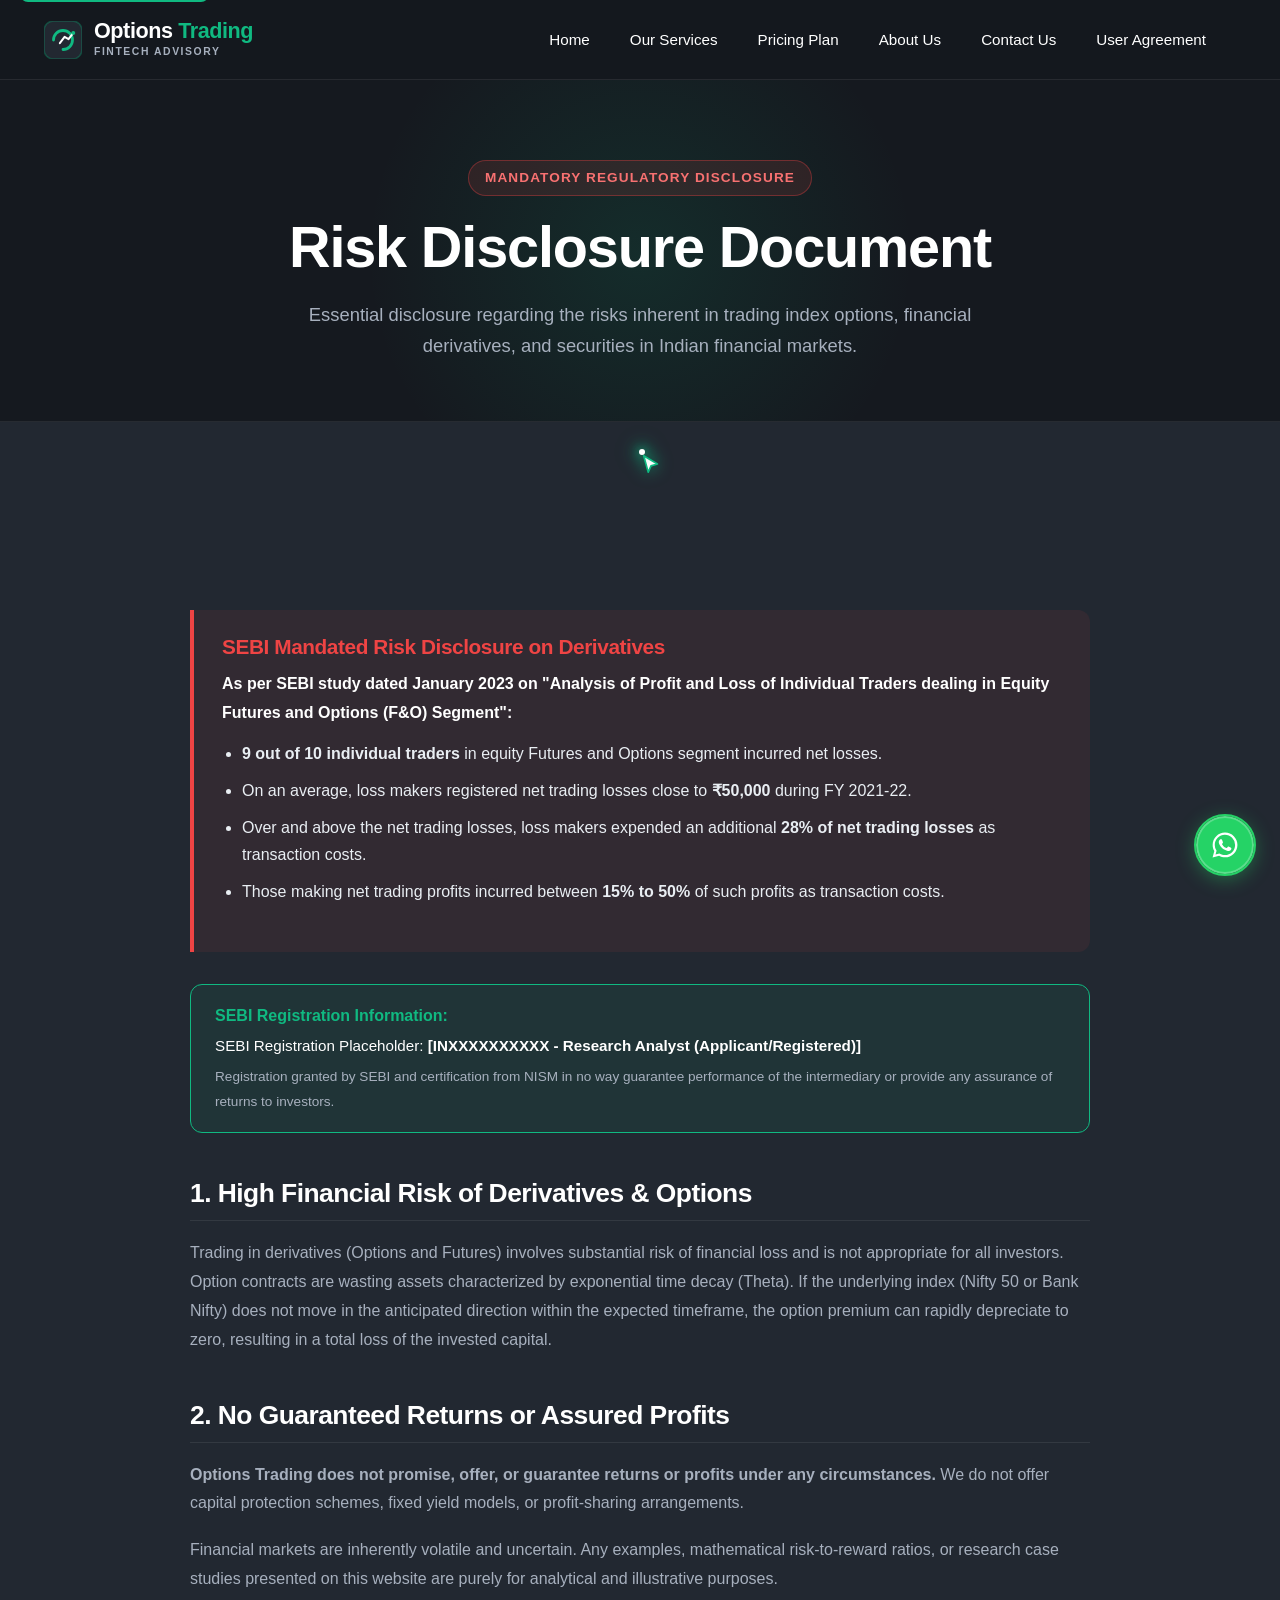
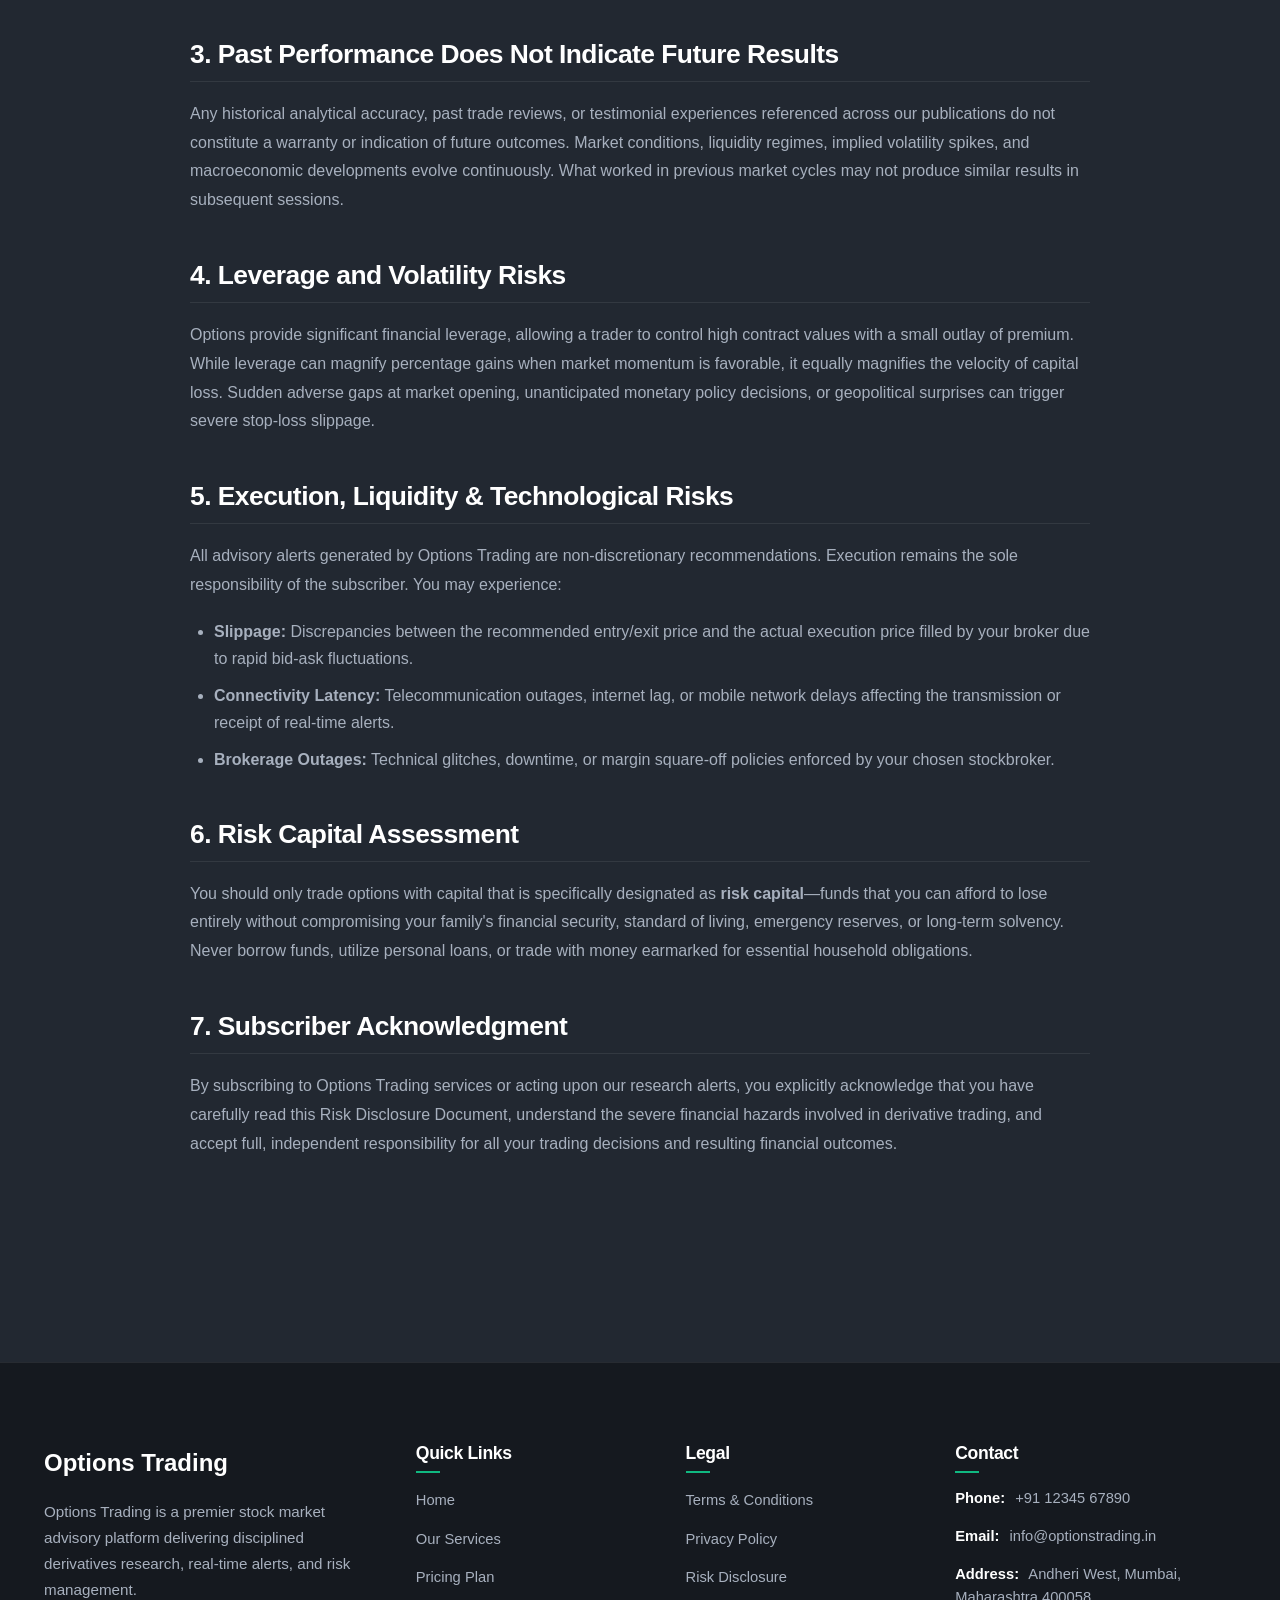
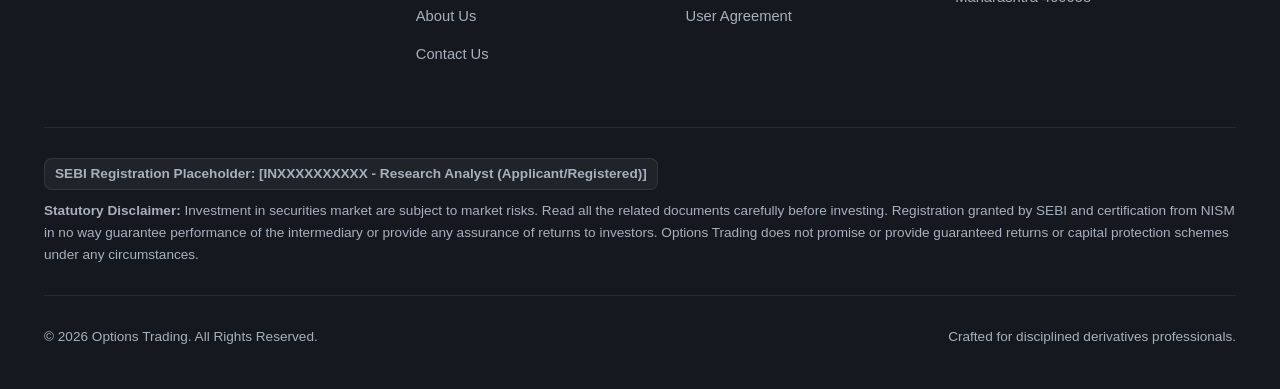
<file: risk-disclosure.html>
<!DOCTYPE html>
<html lang="en">
<head>
  <meta charset="UTF-8">
  <meta name="viewport" content="width=device-width, initial-scale=1.0">
  <title>Risk Disclosure | Options Trading - Mandatory Derivative Risk Warning</title>
  <meta name="description" content="Mandatory Risk Disclosure Document for Options Trading. Understand the high financial risks, leverage dynamics, and regulatory guidelines of derivatives trading in India.">
  <meta name="keywords" content="Options Trading risk disclosure, SEBI F&O risk warning, derivative risk factors, no guaranteed return policy, options buying risks">
  <link rel="canonical" href="https://optionstrading.in/risk-disclosure.html">

  <!-- Open Graph -->
  <meta property="og:type" content="website">
  <meta property="og:url" content="https://optionstrading.in/risk-disclosure.html">
  <meta property="og:title" content="Risk Disclosure | Options Trading">
  <meta property="og:description" content="Important risk disclosure regarding options trading, derivatives leverage, and regulatory advisories.">
  <meta property="og:image" content="https://optionstrading.in/images/logo.svg">

  <!-- Twitter Card -->
  <meta name="twitter:card" content="summary_large_image">
  <meta name="twitter:url" content="https://optionstrading.in/risk-disclosure.html">
  <meta name="twitter:title" content="Risk Disclosure | Options Trading">
  <meta name="twitter:description" content="Important risk disclosure regarding index options and derivatives trading.">
  <meta name="twitter:image" content="https://optionstrading.in/images/logo.svg">

  <!-- Favicon -->
  <link rel="icon" type="image/svg+xml" href="images/favicon.svg">

  <!-- Styles -->
  <link rel="stylesheet" href="css/style.css">
</head>
<body>
  <!-- Skip Link -->
  <a href="#main-content" class="skip-link">Skip to main content</a>

  <!-- GLOBAL HEADER -->
  <header class="site-header" role="banner">
    <div class="container header-container">
      <a href="index.html" class="brand-logo magnetic-btn" aria-label="Options Trading Home">
        <svg width="38" height="38" viewBox="0 0 48 48" fill="none" xmlns="http://www.w3.org/2000/svg">
          <rect width="48" height="48" rx="12" fill="#222831" stroke="rgba(16, 185, 129, 0.3)" stroke-width="2"/>
          <path d="M12 24 C12 17.37 17.37 12 24 12 C30.63 12 36 17.37 36 24 C36 30.63 30.63 36 24 36" stroke="#10B981" stroke-width="3.5" stroke-linecap="round"/>
          <polyline points="20 28 26 20 31 23 37 15" stroke="#FFFFFF" stroke-width="2.5" stroke-linecap="round" stroke-linejoin="round"/>
          <circle cx="37" cy="15" r="2.5" fill="#10B981"/>
        </svg>
        <div class="brand-logo-text">
          <span class="brand-logo-title">Options <span>Trading</span></span>
          <span class="brand-logo-tagline">Fintech Advisory</span>
        </div>
      </a>

      <nav class="site-navigation" role="navigation" aria-label="Primary Navigation">
        <ul class="nav-menu">
          <li class="nav-item"><a href="index.html" class="nav-link">Home</a></li>
          <li class="nav-item"><a href="services.html" class="nav-link">Our Services</a></li>
          <li class="nav-item"><a href="pricing.html" class="nav-link">Pricing Plan</a></li>
          <li class="nav-item"><a href="about.html" class="nav-link">About Us</a></li>
          <li class="nav-item"><a href="contact.html" class="nav-link">Contact Us</a></li>
          <li class="nav-item"><a href="user-agreement.html" class="nav-link">User Agreement</a></li>
        </ul>
      </nav>

      <div class="header-actions">
        <button class="hamburger-btn" aria-label="Toggle navigation menu" aria-expanded="false">
          <span class="hamburger-line"></span>
          <span class="hamburger-line"></span>
          <span class="hamburger-line"></span>
        </button>
      </div>
    </div>
  </header>

  <!-- MAIN CONTENT -->
  <main id="main-content">

    <!-- Page Header -->
    <section class="page-header-section">
      <div class="page-header-glow" aria-hidden="true"></div>
      <div class="container" style="text-align: center; position: relative; z-index: 1;">
        <div class="badge" style="background: rgba(239, 68, 68, 0.12); border-color: rgba(239, 68, 68, 0.35); color: #F87171;">
          Mandatory Regulatory Disclosure
        </div>
        <h1 style="margin-bottom: 16px;">Risk Disclosure Document</h1>
        <p style="max-width: 680px; margin: 0 auto; font-size: 1.15rem; color: #A7B0BE;">
          Essential disclosure regarding the risks inherent in trading index options, financial derivatives, and securities in Indian financial markets.
        </p>
      </div>
    </section>

    <!-- Content -->
    <section class="section section-secondary">
      <div class="container">
        <div class="legal-content-wrap">
          <article class="legal-article">

            <!-- High Impact Regulatory Callout Box -->
            <div class="legal-callout-box warning">
              <h4 style="color: #EF4444; font-size: 1.3rem; margin-bottom: 10px;">SEBI Mandated Risk Disclosure on Derivatives</h4>
              <p style="color: #FFFFFF; font-weight: 600; margin-bottom: 12px;">
                As per SEBI study dated January 2023 on "Analysis of Profit and Loss of Individual Traders dealing in Equity Futures and Options (F&amp;O) Segment":
              </p>
              <ul style="color: #E9EEF3; margin-left: 20px; line-height: 1.8;">
                <li><strong>9 out of 10 individual traders</strong> in equity Futures and Options segment incurred net losses.</li>
                <li>On an average, loss makers registered net trading losses close to <strong>₹50,000</strong> during FY 2021-22.</li>
                <li>Over and above the net trading losses, loss makers expended an additional <strong>28% of net trading losses</strong> as transaction costs.</li>
                <li>Those making net trading profits incurred between <strong>15% to 50%</strong> of such profits as transaction costs.</li>
              </ul>
            </div>

            <!-- Placeholder for SEBI Registration -->
            <div style="background: rgba(16, 185, 129, 0.08); border: 1px solid var(--accent-green); border-radius: var(--radius-md); padding: 18px 24px; margin-bottom: 32px;">
              <strong style="color: var(--accent-green); display: block; margin-bottom: 4px;">SEBI Registration Information:</strong>
              <span style="color: #FFFFFF; font-size: 0.95rem;">
                SEBI Registration Placeholder: <strong>[INXXXXXXXXXX - Research Analyst (Applicant/Registered)]</strong>
              </span>
              <p style="color: #A7B0BE; font-size: 0.85rem; margin-top: 6px; margin-bottom: 0;">
                Registration granted by SEBI and certification from NISM in no way guarantee performance of the intermediary or provide any assurance of returns to investors.
              </p>
            </div>

            <h2>1. High Financial Risk of Derivatives &amp; Options</h2>
            <p>
              Trading in derivatives (Options and Futures) involves substantial risk of financial loss and is not appropriate for all investors. Option contracts are wasting assets characterized by exponential time decay (Theta). If the underlying index (Nifty 50 or Bank Nifty) does not move in the anticipated direction within the expected timeframe, the option premium can rapidly depreciate to zero, resulting in a total loss of the invested capital.
            </p>

            <h2>2. No Guaranteed Returns or Assured Profits</h2>
            <p>
              <strong>Options Trading does not promise, offer, or guarantee returns or profits under any circumstances.</strong> We do not offer capital protection schemes, fixed yield models, or profit-sharing arrangements.
            </p>
            <p>
              Financial markets are inherently volatile and uncertain. Any examples, mathematical risk-to-reward ratios, or research case studies presented on this website are purely for analytical and illustrative purposes.
            </p>

            <h2>3. Past Performance Does Not Indicate Future Results</h2>
            <p>
              Any historical analytical accuracy, past trade reviews, or testimonial experiences referenced across our publications do not constitute a warranty or indication of future outcomes. Market conditions, liquidity regimes, implied volatility spikes, and macroeconomic developments evolve continuously. What worked in previous market cycles may not produce similar results in subsequent sessions.
            </p>

            <h2>4. Leverage and Volatility Risks</h2>
            <p>
              Options provide significant financial leverage, allowing a trader to control high contract values with a small outlay of premium. While leverage can magnify percentage gains when market momentum is favorable, it equally magnifies the velocity of capital loss. Sudden adverse gaps at market opening, unanticipated monetary policy decisions, or geopolitical surprises can trigger severe stop-loss slippage.
            </p>

            <h2>5. Execution, Liquidity &amp; Technological Risks</h2>
            <p>
              All advisory alerts generated by Options Trading are non-discretionary recommendations. Execution remains the sole responsibility of the subscriber. You may experience:
            </p>
            <ul>
              <li><strong>Slippage:</strong> Discrepancies between the recommended entry/exit price and the actual execution price filled by your broker due to rapid bid-ask fluctuations.</li>
              <li><strong>Connectivity Latency:</strong> Telecommunication outages, internet lag, or mobile network delays affecting the transmission or receipt of real-time alerts.</li>
              <li><strong>Brokerage Outages:</strong> Technical glitches, downtime, or margin square-off policies enforced by your chosen stockbroker.</li>
            </ul>

            <h2>6. Risk Capital Assessment</h2>
            <p>
              You should only trade options with capital that is specifically designated as <strong>risk capital</strong>&mdash;funds that you can afford to lose entirely without compromising your family's financial security, standard of living, emergency reserves, or long-term solvency. Never borrow funds, utilize personal loans, or trade with money earmarked for essential household obligations.
            </p>

            <h2>7. Subscriber Acknowledgment</h2>
            <p>
              By subscribing to Options Trading services or acting upon our research alerts, you explicitly acknowledge that you have carefully read this Risk Disclosure Document, understand the severe financial hazards involved in derivative trading, and accept full, independent responsibility for all your trading decisions and resulting financial outcomes.
            </p>

          </article>
        </div>
      </div>
    </section>

  </main>

  <!-- GLOBAL FOOTER (Identical on every page) -->
  <footer class="site-footer" role="contentinfo">
    <div class="container">
      <div class="footer-top-grid">
        <!-- Left Side: Brand & 15-20 word intro -->
        <div class="footer-brand-col">
          <div class="footer-brand-title">Options Trading</div>
          <p class="footer-brand-intro">
            Options Trading is a premier stock market advisory platform delivering disciplined derivatives research, real-time alerts, and risk management.
          </p>
        </div>

        <!-- Quick Links Column -->
        <div>
          <h4 class="footer-col-heading">Quick Links</h4>
          <ul class="footer-nav-list">
            <li><a href="index.html" class="footer-nav-link">Home</a></li>
            <li><a href="services.html" class="footer-nav-link">Our Services</a></li>
            <li><a href="pricing.html" class="footer-nav-link">Pricing Plan</a></li>
            <li><a href="about.html" class="footer-nav-link">About Us</a></li>
            <li><a href="contact.html" class="footer-nav-link">Contact Us</a></li>
          </ul>
        </div>

        <!-- Legal Column -->
        <div>
          <h4 class="footer-col-heading">Legal</h4>
          <ul class="footer-nav-list">
            <li><a href="terms-and-conditions.html" class="footer-nav-link">Terms &amp; Conditions</a></li>
            <li><a href="privacy-policy.html" class="footer-nav-link">Privacy Policy</a></li>
            <li><a href="risk-disclosure.html" class="footer-nav-link">Risk Disclosure</a></li>
            <li><a href="user-agreement.html" class="footer-nav-link">User Agreement</a></li>
          </ul>
        </div>

        <!-- Right Side: Contact Column -->
        <div>
          <h4 class="footer-col-heading">Contact</h4>
          <ul class="footer-contact-list">
            <li class="footer-contact-item">
              <strong>Phone:</strong> <a href="tel:+911234567890">+91 12345 67890</a>
            </li>
            <li class="footer-contact-item">
              <strong>Email:</strong> <a href="mailto:info@optionstrading.in">info@optionstrading.in</a>
            </li>
            <li class="footer-contact-item">
              <strong>Address:</strong> Andheri West, Mumbai, Maharashtra 400058
            </li>
          </ul>
        </div>
      </div>

      <!-- Compliance & SEBI Placeholder -->
      <div class="footer-compliance-row">
        <span class="footer-sebi-badge">SEBI Registration Placeholder: [INXXXXXXXXXX - Research Analyst (Applicant/Registered)]</span>
        <p>
          <strong>Statutory Disclaimer:</strong> Investment in securities market are subject to market risks. Read all the related documents carefully before investing. Registration granted by SEBI and certification from NISM in no way guarantee performance of the intermediary or provide any assurance of returns to investors. Options Trading does not promise or provide guaranteed returns or capital protection schemes under any circumstances.
        </p>
      </div>

      <div class="footer-bottom-bar">
        <p>&copy; <span id="currentYear">2026</span> Options Trading. All Rights Reserved.</p>
        <p>Crafted for disciplined derivatives professionals.</p>
      </div>
    </div>
  </footer>

  <!-- Floating WhatsApp Action Button (All Pages) -->
  <aside class="floating-whatsapp-wrap" aria-label="WhatsApp Support">
    <a href="https://wa.me/911234567890?text=Hello%20Options%20Trading%20Team%2C%20I%20have%20reviewed%20your%20Risk%20Disclosure%20and%20would%20like%20to%20connect." 
       target="_blank" 
       rel="noopener noreferrer" 
       class="floating-whatsapp-btn magnetic-btn" 
       aria-label="Chat with us on WhatsApp"
       title="Chat on WhatsApp (+91 12345 67890)">
      <span class="whatsapp-ping-ring" aria-hidden="true"></span>
      <svg class="whatsapp-icon-svg" viewBox="0 0 24 24" width="30" height="30" fill="#FFFFFF" xmlns="http://www.w3.org/2000/svg">
        <path d="M12.04 2c-5.46 0-9.91 4.45-9.91 9.91 0 1.75.46 3.45 1.32 4.95L2.05 22l5.25-1.38c1.45.79 3.08 1.21 4.74 1.21 5.46 0 9.91-4.45 9.91-9.91 0-2.65-1.03-5.14-2.9-7.01A9.816 9.816 0 0 0 12.04 2zm.01 18.06c-1.48 0-2.93-.4-4.2-1.15l-.3-.18-3.12.82.83-3.04-.2-.31a8.106 8.106 0 0 1-1.24-4.29c0-4.48 3.65-8.13 8.13-8.13 2.17 0 4.21.85 5.74 2.38a8.077 8.077 0 0 1 2.38 5.74c0 4.48-3.65 8.13-8.12 8.13zm4.46-6.09c-.24-.12-1.45-.71-1.67-.79-.23-.08-.39-.12-.56.12-.16.24-.64.79-.78.96-.15.16-.29.18-.54.06-.24-.12-1.03-.38-1.97-1.21-.72-.65-1.21-1.45-1.35-1.69-.15-.24-.02-.37.11-.49.11-.11.24-.29.37-.43.12-.14.16-.24.24-.41.08-.16.04-.31-.02-.43-.06-.12-.56-1.34-.76-1.84-.2-.48-.4-.42-.56-.42h-.47c-.16 0-.43.06-.66.31-.23.24-.87.85-.87 2.07s.89 2.4 1.02 2.56c.12.16 1.75 2.67 4.24 3.74.59.26 1.05.41 1.41.53.6.19 1.14.16 1.57.1.48-.07 1.45-.59 1.66-1.16.2-.57.2-1.06.14-1.16-.06-.1-.23-.16-.47-.28z"/>
      </svg>
      <span class="whatsapp-badge-label">Chat on WhatsApp</span>
    </a>
  </aside>

  <!-- Scripts -->
  <script src="js/main.js" defer></script>
  <script src="js/magnetic-cursor.js" defer></script>
</body>
</html>
</file>
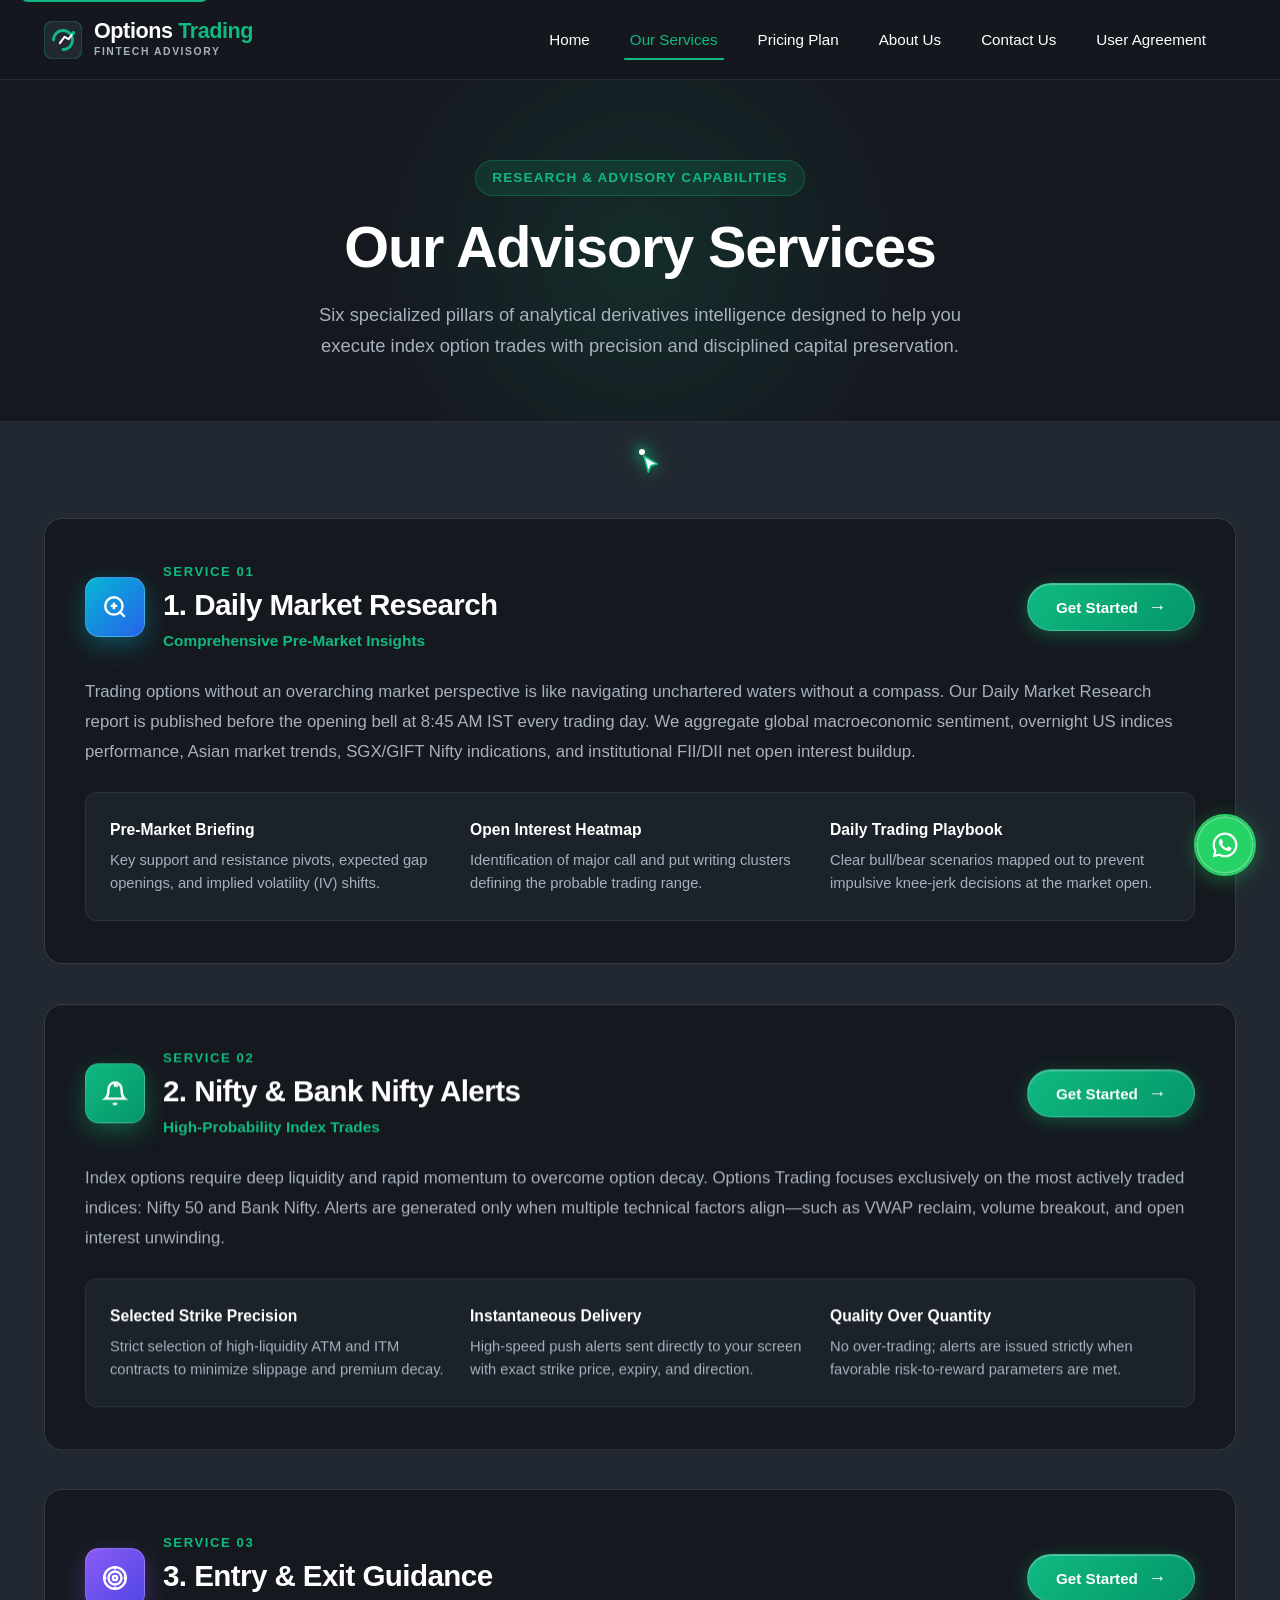
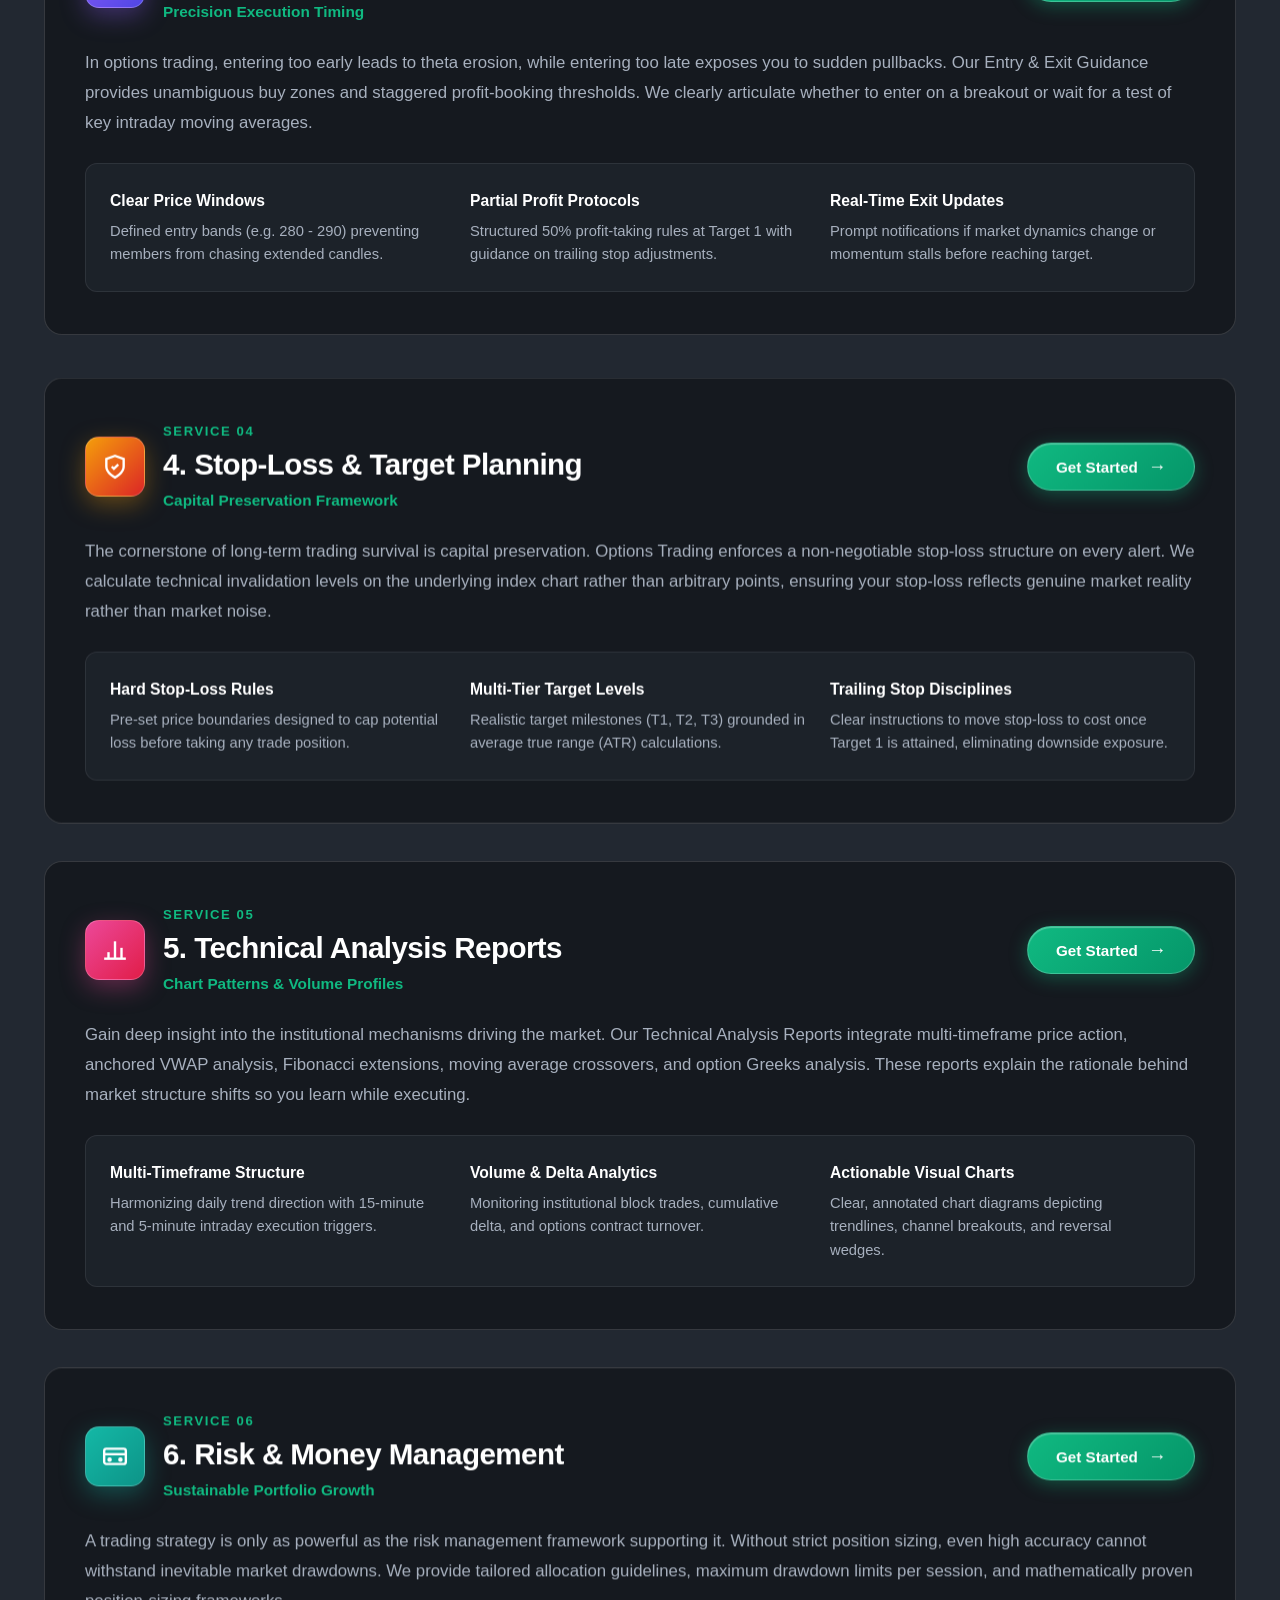
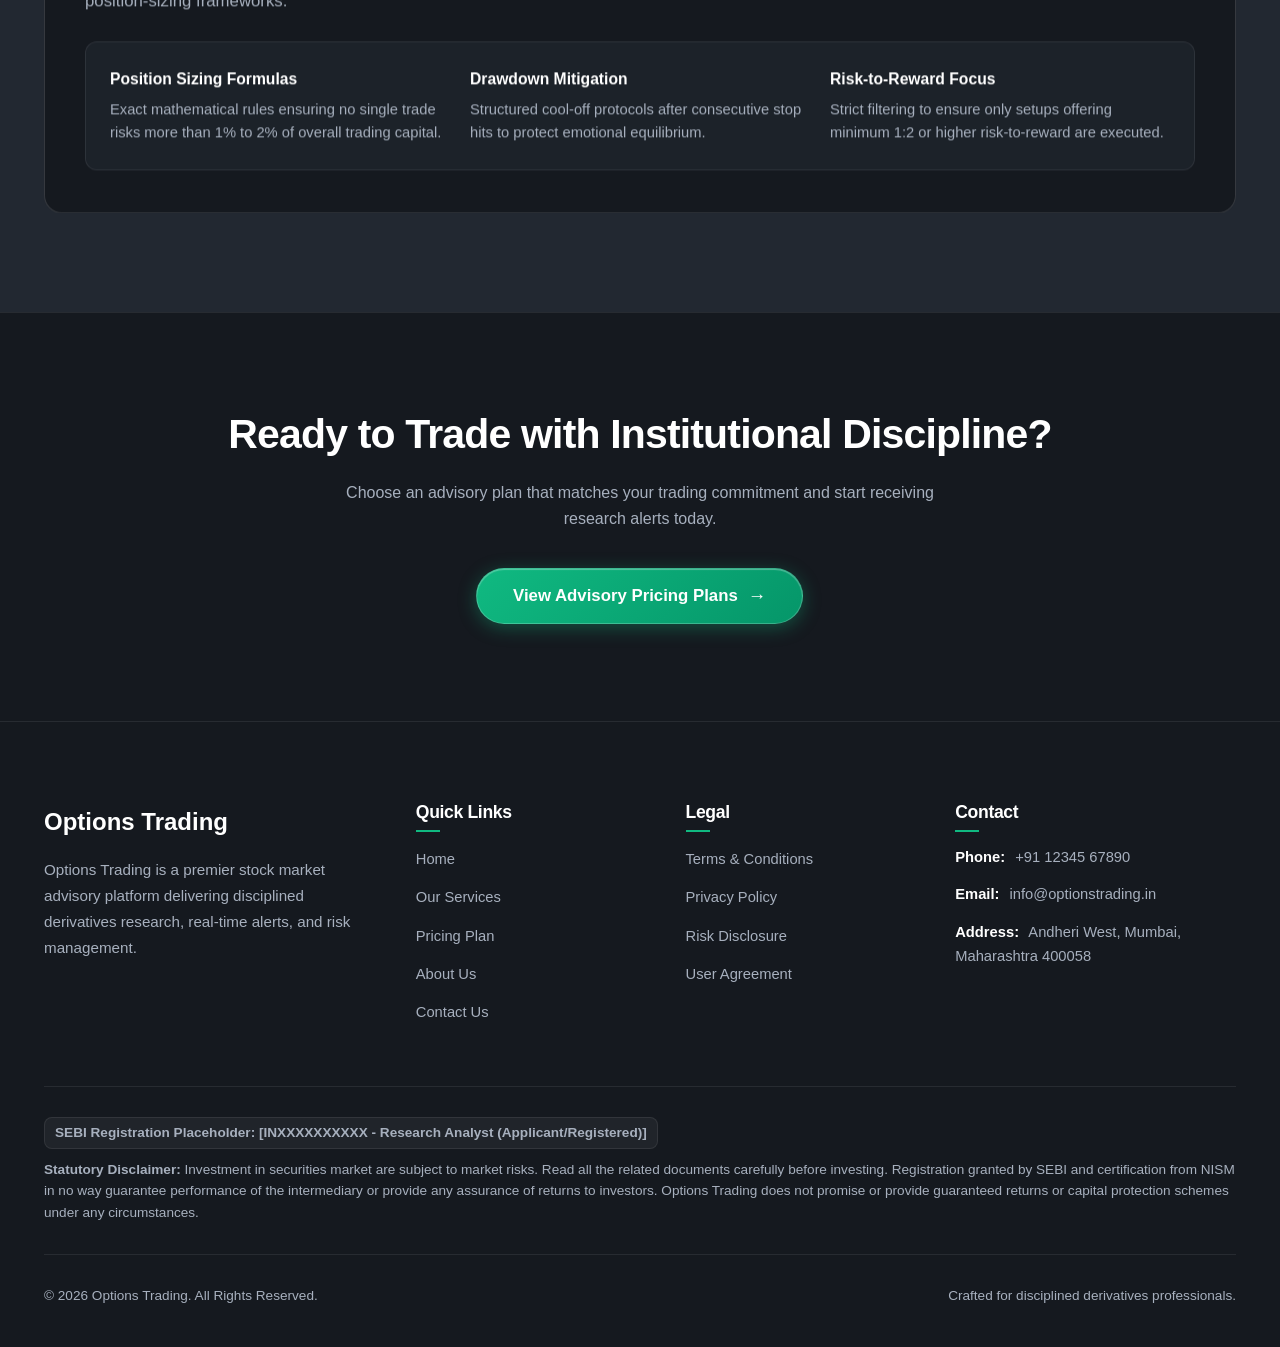
<file: services.html>
<!DOCTYPE html>
<html lang="en">
<head>
  <meta charset="UTF-8">
  <meta name="viewport" content="width=device-width, initial-scale=1.0">
  <title>Our Services | Options Trading - Derivatives Research & Advisory</title>
  <meta name="description" content="Explore institutional advisory services from Options Trading: Daily Market Research, Nifty & Bank Nifty Alerts, Entry & Exit Guidance, Stop-Loss Planning, and Risk Management.">
  <meta name="keywords" content="Options Trading services, Bank Nifty advisory, Nifty alerts, technical analysis reports, risk management, stop loss planning, options strategies">
  <link rel="canonical" href="https://optionstrading.in/services.html">

  <!-- Open Graph -->
  <meta property="og:type" content="website">
  <meta property="og:url" content="https://optionstrading.in/services.html">
  <meta property="og:title" content="Our Services | Options Trading - Derivatives Research & Advisory">
  <meta property="og:description" content="Detailed derivatives advisory services covering Nifty, Bank Nifty, disciplined risk control, and technical analysis.">
  <meta property="og:image" content="https://optionstrading.in/images/logo.svg">

  <!-- Twitter Card -->
  <meta name="twitter:card" content="summary_large_image">
  <meta name="twitter:url" content="https://optionstrading.in/services.html">
  <meta name="twitter:title" content="Our Services | Options Trading">
  <meta name="twitter:description" content="Explore our institutional advisory services for active derivatives traders in India.">
  <meta name="twitter:image" content="https://optionstrading.in/images/logo.svg">

  <!-- Favicon -->
  <link rel="icon" type="image/svg+xml" href="images/favicon.svg">

  <!-- Styles -->
  <link rel="stylesheet" href="css/style.css">

  <!-- Breadcrumb Schema -->
  <script type="application/ld+json">
  {
    "@context": "https://schema.org",
    "@type": "BreadcrumbList",
    "itemListElement": [
      {
        "@type": "ListItem",
        "position": 1,
        "name": "Home",
        "item": "https://optionstrading.in/"
      },
      {
        "@type": "ListItem",
        "position": 2,
        "name": "Our Services",
        "item": "https://optionstrading.in/services.html"
      }
    ]
  }
  </script>
</head>
<body>
  <!-- Skip Link -->
  <a href="#main-content" class="skip-link">Skip to main content</a>

  <!-- GLOBAL HEADER -->
  <header class="site-header" role="banner">
    <div class="container header-container">
      <a href="index.html" class="brand-logo magnetic-btn" aria-label="Options Trading Home">
        <svg width="38" height="38" viewBox="0 0 48 48" fill="none" xmlns="http://www.w3.org/2000/svg">
          <rect width="48" height="48" rx="12" fill="#222831" stroke="rgba(16, 185, 129, 0.3)" stroke-width="2"/>
          <path d="M12 24 C12 17.37 17.37 12 24 12 C30.63 12 36 17.37 36 24 C36 30.63 30.63 36 24 36" stroke="#10B981" stroke-width="3.5" stroke-linecap="round"/>
          <polyline points="20 28 26 20 31 23 37 15" stroke="#FFFFFF" stroke-width="2.5" stroke-linecap="round" stroke-linejoin="round"/>
          <circle cx="37" cy="15" r="2.5" fill="#10B981"/>
        </svg>
        <div class="brand-logo-text">
          <span class="brand-logo-title">Options <span>Trading</span></span>
          <span class="brand-logo-tagline">Fintech Advisory</span>
        </div>
      </a>

      <nav class="site-navigation" role="navigation" aria-label="Primary Navigation">
        <ul class="nav-menu">
          <li class="nav-item"><a href="index.html" class="nav-link">Home</a></li>
          <li class="nav-item"><a href="services.html" class="nav-link active">Our Services</a></li>
          <li class="nav-item"><a href="pricing.html" class="nav-link">Pricing Plan</a></li>
          <li class="nav-item"><a href="about.html" class="nav-link">About Us</a></li>
          <li class="nav-item"><a href="contact.html" class="nav-link">Contact Us</a></li>
          <li class="nav-item"><a href="user-agreement.html" class="nav-link">User Agreement</a></li>
        </ul>
      </nav>

      <div class="header-actions">
        <button class="hamburger-btn" aria-label="Toggle navigation menu" aria-expanded="false">
          <span class="hamburger-line"></span>
          <span class="hamburger-line"></span>
          <span class="hamburger-line"></span>
        </button>
      </div>
    </div>
  </header>

  <!-- MAIN CONTENT -->
  <main id="main-content">

    <!-- Page Header -->
    <section class="page-header-section">
      <div class="page-header-glow" aria-hidden="true"></div>
      <div class="container" style="text-align: center; position: relative; z-index: 1;">
        <div class="badge">Research &amp; Advisory Capabilities</div>
        <h1 style="margin-bottom: 16px;">Our Advisory Services</h1>
        <p style="max-width: 700px; margin: 0 auto; font-size: 1.15rem; color: #A7B0BE;">
          Six specialized pillars of analytical derivatives intelligence designed to help you execute index option trades with precision and disciplined capital preservation.
        </p>
      </div>
    </section>

    <!-- Services Detailed List -->
    <section class="section section-secondary">
      <div class="container" style="display: flex; flex-direction: column; gap: 40px;">

        <!-- 1. Daily Market Research -->
        <article id="service-1" class="service-detail-card magnetic-card reveal-on-scroll">
          <div class="service-detail-header">
            <div class="service-detail-title-wrap">
              <div class="service-icon-wrap icon-cyan" style="margin-bottom: 0;" aria-hidden="true">
                <svg width="26" height="26" viewBox="0 0 24 24" fill="none" stroke="#FFFFFF" stroke-width="2.2">
                  <circle cx="11" cy="11" r="8"/><line x1="21" y1="21" x2="16.65" y2="16.65"/><line x1="11" y1="8" x2="11" y2="14"/><line x1="8" y1="11" x2="14" y2="11"/>
                </svg>
              </div>
              <div>
                <div class="service-detail-num">Service 01</div>
                <h2 class="service-detail-heading">1. Daily Market Research</h2>
                <p class="service-detail-tagline">Comprehensive Pre-Market Insights</p>
              </div>
            </div>
            <a href="pricing.html" class="btn btn-primary magnetic-btn service-detail-btn">
              Get Started <span class="btn-arrow" aria-hidden="true">&rarr;</span>
            </a>
          </div>
          <p class="service-detail-desc">
            Trading options without an overarching market perspective is like navigating unchartered waters without a compass. Our Daily Market Research report is published before the opening bell at 8:45 AM IST every trading day. We aggregate global macroeconomic sentiment, overnight US indices performance, Asian market trends, SGX/GIFT Nifty indications, and institutional FII/DII net open interest buildup.
          </p>
          <div class="service-detail-features">
            <div class="service-feature-item">
              <strong>Pre-Market Briefing</strong>
              <p>Key support and resistance pivots, expected gap openings, and implied volatility (IV) shifts.</p>
            </div>
            <div class="service-feature-item">
              <strong>Open Interest Heatmap</strong>
              <p>Identification of major call and put writing clusters defining the probable trading range.</p>
            </div>
            <div class="service-feature-item">
              <strong>Daily Trading Playbook</strong>
              <p>Clear bull/bear scenarios mapped out to prevent impulsive knee-jerk decisions at the market open.</p>
            </div>
          </div>
        </article>

        <!-- 2. Nifty & Bank Nifty Alerts -->
        <article id="service-2" class="service-detail-card magnetic-card reveal-on-scroll">
          <div class="service-detail-header">
            <div class="service-detail-title-wrap">
              <div class="service-icon-wrap icon-emerald" style="margin-bottom: 0;" aria-hidden="true">
                <svg width="26" height="26" viewBox="0 0 24 24" fill="none" stroke="#FFFFFF" stroke-width="2.2">
                  <path d="M18 8A6 6 0 0 0 6 8c0 7-3 9-3 9h18s-3-2-3-9"/><path d="M13.73 21a2 2 0 0 1-3.46 0"/><polyline points="12 2 12 5 15 5"/>
                </svg>
              </div>
              <div>
                <div class="service-detail-num">Service 02</div>
                <h2 class="service-detail-heading">2. Nifty &amp; Bank Nifty Alerts</h2>
                <p class="service-detail-tagline">High-Probability Index Trades</p>
              </div>
            </div>
            <a href="pricing.html" class="btn btn-primary magnetic-btn service-detail-btn">
              Get Started <span class="btn-arrow" aria-hidden="true">&rarr;</span>
            </a>
          </div>
          <p class="service-detail-desc">
            Index options require deep liquidity and rapid momentum to overcome option decay. Options Trading focuses exclusively on the most actively traded indices: Nifty 50 and Bank Nifty. Alerts are generated only when multiple technical factors align—such as VWAP reclaim, volume breakout, and open interest unwinding.
          </p>
          <div class="service-detail-features">
            <div class="service-feature-item">
              <strong>Selected Strike Precision</strong>
              <p>Strict selection of high-liquidity ATM and ITM contracts to minimize slippage and premium decay.</p>
            </div>
            <div class="service-feature-item">
              <strong>Instantaneous Delivery</strong>
              <p>High-speed push alerts sent directly to your screen with exact strike price, expiry, and direction.</p>
            </div>
            <div class="service-feature-item">
              <strong>Quality Over Quantity</strong>
              <p>No over-trading; alerts are issued strictly when favorable risk-to-reward parameters are met.</p>
            </div>
          </div>
        </article>

        <!-- 3. Entry & Exit Guidance -->
        <article id="service-3" class="service-detail-card magnetic-card reveal-on-scroll">
          <div class="service-detail-header">
            <div class="service-detail-title-wrap">
              <div class="service-icon-wrap icon-purple" style="margin-bottom: 0;" aria-hidden="true">
                <svg width="26" height="26" viewBox="0 0 24 24" fill="none" stroke="#FFFFFF" stroke-width="2.2">
                  <circle cx="12" cy="12" r="10"/><circle cx="12" cy="12" r="6"/><circle cx="12" cy="12" r="2"/><line x1="12" y1="2" x2="12" y2="4"/><line x1="12" y1="20" x2="12" y2="22"/><line x1="2" y1="12" x2="4" y2="12"/><line x1="20" y1="12" x2="22" y2="12"/>
                </svg>
              </div>
              <div>
                <div class="service-detail-num">Service 03</div>
                <h2 class="service-detail-heading">3. Entry &amp; Exit Guidance</h2>
                <p class="service-detail-tagline">Precision Execution Timing</p>
              </div>
            </div>
            <a href="pricing.html" class="btn btn-primary magnetic-btn service-detail-btn">
              Get Started <span class="btn-arrow" aria-hidden="true">&rarr;</span>
            </a>
          </div>
          <p class="service-detail-desc">
            In options trading, entering too early leads to theta erosion, while entering too late exposes you to sudden pullbacks. Our Entry &amp; Exit Guidance provides unambiguous buy zones and staggered profit-booking thresholds. We clearly articulate whether to enter on a breakout or wait for a test of key intraday moving averages.
          </p>
          <div class="service-detail-features">
            <div class="service-feature-item">
              <strong>Clear Price Windows</strong>
              <p>Defined entry bands (e.g. 280 - 290) preventing members from chasing extended candles.</p>
            </div>
            <div class="service-feature-item">
              <strong>Partial Profit Protocols</strong>
              <p>Structured 50% profit-taking rules at Target 1 with guidance on trailing stop adjustments.</p>
            </div>
            <div class="service-feature-item">
              <strong>Real-Time Exit Updates</strong>
              <p>Prompt notifications if market dynamics change or momentum stalls before reaching target.</p>
            </div>
          </div>
        </article>

        <!-- 4. Stop-Loss & Target Planning -->
        <article id="service-4" class="service-detail-card magnetic-card reveal-on-scroll">
          <div class="service-detail-header">
            <div class="service-detail-title-wrap">
              <div class="service-icon-wrap icon-amber" style="margin-bottom: 0;" aria-hidden="true">
                <svg width="26" height="26" viewBox="0 0 24 24" fill="none" stroke="#FFFFFF" stroke-width="2.2">
                  <path d="M12 22s8-4 8-10V5l-8-3-8 3v7c0 6 8 10 8 10z"/><polyline points="9 12 11 14 15 10"/>
                </svg>
              </div>
              <div>
                <div class="service-detail-num">Service 04</div>
                <h2 class="service-detail-heading">4. Stop-Loss &amp; Target Planning</h2>
                <p class="service-detail-tagline">Capital Preservation Framework</p>
              </div>
            </div>
            <a href="pricing.html" class="btn btn-primary magnetic-btn service-detail-btn">
              Get Started <span class="btn-arrow" aria-hidden="true">&rarr;</span>
            </a>
          </div>
          <p class="service-detail-desc">
            The cornerstone of long-term trading survival is capital preservation. Options Trading enforces a non-negotiable stop-loss structure on every alert. We calculate technical invalidation levels on the underlying index chart rather than arbitrary points, ensuring your stop-loss reflects genuine market reality rather than market noise.
          </p>
          <div class="service-detail-features">
            <div class="service-feature-item">
              <strong>Hard Stop-Loss Rules</strong>
              <p>Pre-set price boundaries designed to cap potential loss before taking any trade position.</p>
            </div>
            <div class="service-feature-item">
              <strong>Multi-Tier Target Levels</strong>
              <p>Realistic target milestones (T1, T2, T3) grounded in average true range (ATR) calculations.</p>
            </div>
            <div class="service-feature-item">
              <strong>Trailing Stop Disciplines</strong>
              <p>Clear instructions to move stop-loss to cost once Target 1 is attained, eliminating downside exposure.</p>
            </div>
          </div>
        </article>

        <!-- 5. Technical Analysis Reports -->
        <article id="service-5" class="service-detail-card magnetic-card reveal-on-scroll">
          <div class="service-detail-header">
            <div class="service-detail-title-wrap">
              <div class="service-icon-wrap icon-rose" style="margin-bottom: 0;" aria-hidden="true">
                <svg width="26" height="26" viewBox="0 0 24 24" fill="none" stroke="#FFFFFF" stroke-width="2.2">
                  <line x1="18" y1="20" x2="18" y2="10"/><line x1="12" y1="20" x2="12" y2="4"/><line x1="6" y1="20" x2="6" y2="14"/><line x1="2" y1="20" x2="22" y2="20"/>
                </svg>
              </div>
              <div>
                <div class="service-detail-num">Service 05</div>
                <h2 class="service-detail-heading">5. Technical Analysis Reports</h2>
                <p class="service-detail-tagline">Chart Patterns &amp; Volume Profiles</p>
              </div>
            </div>
            <a href="pricing.html" class="btn btn-primary magnetic-btn service-detail-btn">
              Get Started <span class="btn-arrow" aria-hidden="true">&rarr;</span>
            </a>
          </div>
          <p class="service-detail-desc">
            Gain deep insight into the institutional mechanisms driving the market. Our Technical Analysis Reports integrate multi-timeframe price action, anchored VWAP analysis, Fibonacci extensions, moving average crossovers, and option Greeks analysis. These reports explain the rationale behind market structure shifts so you learn while executing.
          </p>
          <div class="service-detail-features">
            <div class="service-feature-item">
              <strong>Multi-Timeframe Structure</strong>
              <p>Harmonizing daily trend direction with 15-minute and 5-minute intraday execution triggers.</p>
            </div>
            <div class="service-feature-item">
              <strong>Volume &amp; Delta Analytics</strong>
              <p>Monitoring institutional block trades, cumulative delta, and options contract turnover.</p>
            </div>
            <div class="service-feature-item">
              <strong>Actionable Visual Charts</strong>
              <p>Clear, annotated chart diagrams depicting trendlines, channel breakouts, and reversal wedges.</p>
            </div>
          </div>
        </article>

        <!-- 6. Risk & Money Management -->
        <article id="service-6" class="service-detail-card magnetic-card reveal-on-scroll">
          <div class="service-detail-header">
            <div class="service-detail-title-wrap">
              <div class="service-icon-wrap icon-teal" style="margin-bottom: 0;" aria-hidden="true">
                <svg width="26" height="26" viewBox="0 0 24 24" fill="none" stroke="#FFFFFF" stroke-width="2.2">
                  <rect x="2" y="5" width="20" height="14" rx="2"/><line x1="2" y1="10" x2="22" y2="10"/><circle cx="7" cy="15" r="1"/><circle cx="17" cy="15" r="1"/>
                </svg>
              </div>
              <div>
                <div class="service-detail-num">Service 06</div>
                <h2 class="service-detail-heading">6. Risk &amp; Money Management</h2>
                <p class="service-detail-tagline">Sustainable Portfolio Growth</p>
              </div>
            </div>
            <a href="pricing.html" class="btn btn-primary magnetic-btn service-detail-btn">
              Get Started <span class="btn-arrow" aria-hidden="true">&rarr;</span>
            </a>
          </div>
          <p class="service-detail-desc">
            A trading strategy is only as powerful as the risk management framework supporting it. Without strict position sizing, even high accuracy cannot withstand inevitable market drawdowns. We provide tailored allocation guidelines, maximum drawdown limits per session, and mathematically proven position-sizing frameworks.
          </p>
          <div class="service-detail-features">
            <div class="service-feature-item">
              <strong>Position Sizing Formulas</strong>
              <p>Exact mathematical rules ensuring no single trade risks more than 1% to 2% of overall trading capital.</p>
            </div>
            <div class="service-feature-item">
              <strong>Drawdown Mitigation</strong>
              <p>Structured cool-off protocols after consecutive stop hits to protect emotional equilibrium.</p>
            </div>
            <div class="service-feature-item">
              <strong>Risk-to-Reward Focus</strong>
              <p>Strict filtering to ensure only setups offering minimum 1:2 or higher risk-to-reward are executed.</p>
            </div>
          </div>
        </article>

      </div>
    </section>

    <!-- Bottom CTA Banner -->
    <section class="section section-dark" style="text-align: center; border-top: 1px solid var(--border-subtle);">
      <div class="container">
        <h2 style="margin-bottom: 20px;">Ready to Trade with Institutional Discipline?</h2>
        <p style="max-width: 600px; margin: 0 auto 36px auto; color: #A7B0BE;">
          Choose an advisory plan that matches your trading commitment and start receiving research alerts today.
        </p>
        <a href="pricing.html" class="btn btn-primary btn-lg magnetic-btn">
          View Advisory Pricing Plans <span class="btn-arrow" aria-hidden="true">&rarr;</span>
        </a>
      </div>
    </section>

  </main>

  <!-- GLOBAL FOOTER (Identical on every page) -->
  <footer class="site-footer" role="contentinfo">
    <div class="container">
      <div class="footer-top-grid">
        <!-- Left Side: Brand & 15-20 word intro -->
        <div class="footer-brand-col">
          <div class="footer-brand-title">Options Trading</div>
          <p class="footer-brand-intro">
            Options Trading is a premier stock market advisory platform delivering disciplined derivatives research, real-time alerts, and risk management.
          </p>
        </div>

        <!-- Quick Links Column -->
        <div>
          <h4 class="footer-col-heading">Quick Links</h4>
          <ul class="footer-nav-list">
            <li><a href="index.html" class="footer-nav-link">Home</a></li>
            <li><a href="services.html" class="footer-nav-link">Our Services</a></li>
            <li><a href="pricing.html" class="footer-nav-link">Pricing Plan</a></li>
            <li><a href="about.html" class="footer-nav-link">About Us</a></li>
            <li><a href="contact.html" class="footer-nav-link">Contact Us</a></li>
          </ul>
        </div>

        <!-- Legal Column -->
        <div>
          <h4 class="footer-col-heading">Legal</h4>
          <ul class="footer-nav-list">
            <li><a href="terms-and-conditions.html" class="footer-nav-link">Terms &amp; Conditions</a></li>
            <li><a href="privacy-policy.html" class="footer-nav-link">Privacy Policy</a></li>
            <li><a href="risk-disclosure.html" class="footer-nav-link">Risk Disclosure</a></li>
            <li><a href="user-agreement.html" class="footer-nav-link">User Agreement</a></li>
          </ul>
        </div>

        <!-- Right Side: Contact Column -->
        <div>
          <h4 class="footer-col-heading">Contact</h4>
          <ul class="footer-contact-list">
            <li class="footer-contact-item">
              <strong>Phone:</strong> <a href="tel:+911234567890">+91 12345 67890</a>
            </li>
            <li class="footer-contact-item">
              <strong>Email:</strong> <a href="mailto:info@optionstrading.in">info@optionstrading.in</a>
            </li>
            <li class="footer-contact-item">
              <strong>Address:</strong> Andheri West, Mumbai, Maharashtra 400058
            </li>
          </ul>
        </div>
      </div>

      <!-- Compliance & SEBI Placeholder -->
      <div class="footer-compliance-row">
        <span class="footer-sebi-badge">SEBI Registration Placeholder: [INXXXXXXXXXX - Research Analyst (Applicant/Registered)]</span>
        <p>
          <strong>Statutory Disclaimer:</strong> Investment in securities market are subject to market risks. Read all the related documents carefully before investing. Registration granted by SEBI and certification from NISM in no way guarantee performance of the intermediary or provide any assurance of returns to investors. Options Trading does not promise or provide guaranteed returns or capital protection schemes under any circumstances.
        </p>
      </div>

      <div class="footer-bottom-bar">
        <p>&copy; <span id="currentYear">2026</span> Options Trading. All Rights Reserved.</p>
        <p>Crafted for disciplined derivatives professionals.</p>
      </div>
    </div>
  </footer>

  <!-- Floating WhatsApp Action Button (All Pages) -->
  <aside class="floating-whatsapp-wrap" aria-label="WhatsApp Support">
    <a href="https://wa.me/911234567890?text=Hello%20Options%20Trading%20Team%2C%20I%20would%20like%20to%20know%20more%20about%20your%20advisory%20services."
       target="_blank" 
       rel="noopener noreferrer" 
       class="floating-whatsapp-btn magnetic-btn" 
       aria-label="Chat with us on WhatsApp"
       title="Chat on WhatsApp (+91 12345 67890)">
      <span class="whatsapp-ping-ring" aria-hidden="true"></span>
      <svg class="whatsapp-icon-svg" viewBox="0 0 24 24" width="30" height="30" fill="#FFFFFF" xmlns="http://www.w3.org/2000/svg">
        <path d="M12.04 2c-5.46 0-9.91 4.45-9.91 9.91 0 1.75.46 3.45 1.32 4.95L2.05 22l5.25-1.38c1.45.79 3.08 1.21 4.74 1.21 5.46 0 9.91-4.45 9.91-9.91 0-2.65-1.03-5.14-2.9-7.01A9.816 9.816 0 0 0 12.04 2zm.01 18.06c-1.48 0-2.93-.4-4.2-1.15l-.3-.18-3.12.82.83-3.04-.2-.31a8.106 8.106 0 0 1-1.24-4.29c0-4.48 3.65-8.13 8.13-8.13 2.17 0 4.21.85 5.74 2.38a8.077 8.077 0 0 1 2.38 5.74c0 4.48-3.65 8.13-8.12 8.13zm4.46-6.09c-.24-.12-1.45-.71-1.67-.79-.23-.08-.39-.12-.56.12-.16.24-.64.79-.78.96-.15.16-.29.18-.54.06-.24-.12-1.03-.38-1.97-1.21-.72-.65-1.21-1.45-1.35-1.69-.15-.24-.02-.37.11-.49.11-.11.24-.29.37-.43.12-.14.16-.24.24-.41.08-.16.04-.31-.02-.43-.06-.12-.56-1.34-.76-1.84-.2-.48-.4-.42-.56-.42h-.47c-.16 0-.43.06-.66.31-.23.24-.87.85-.87 2.07s.89 2.4 1.02 2.56c.12.16 1.75 2.67 4.24 3.74.59.26 1.05.41 1.41.53.6.19 1.14.16 1.57.1.48-.07 1.45-.59 1.66-1.16.2-.57.2-1.06.14-1.16-.06-.1-.23-.16-.47-.28z"/>
      </svg>
      <span class="whatsapp-badge-label">Chat on WhatsApp</span>
    </a>
  </aside>

  <!-- Scripts -->
  <script src="js/main.js" defer></script>
  <script src="js/magnetic-cursor.js" defer></script>
</body>
</html>
</file>
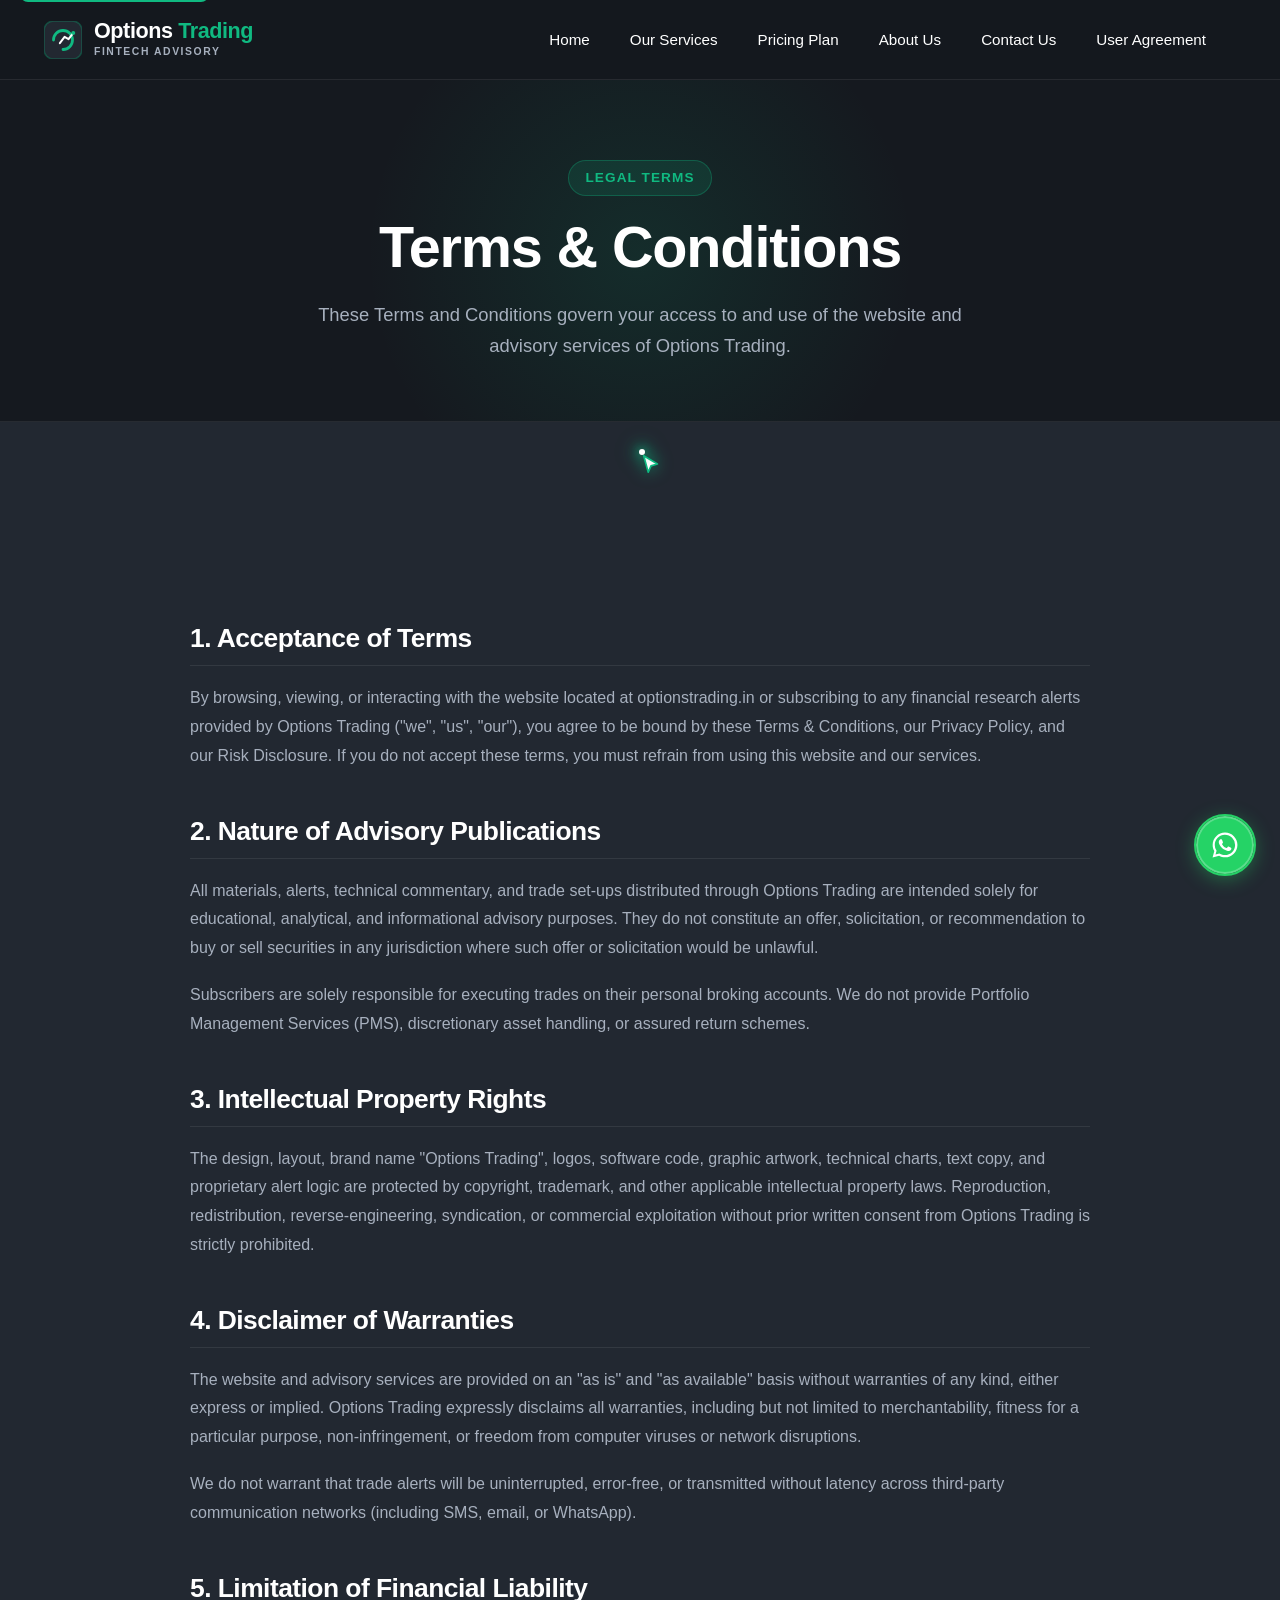
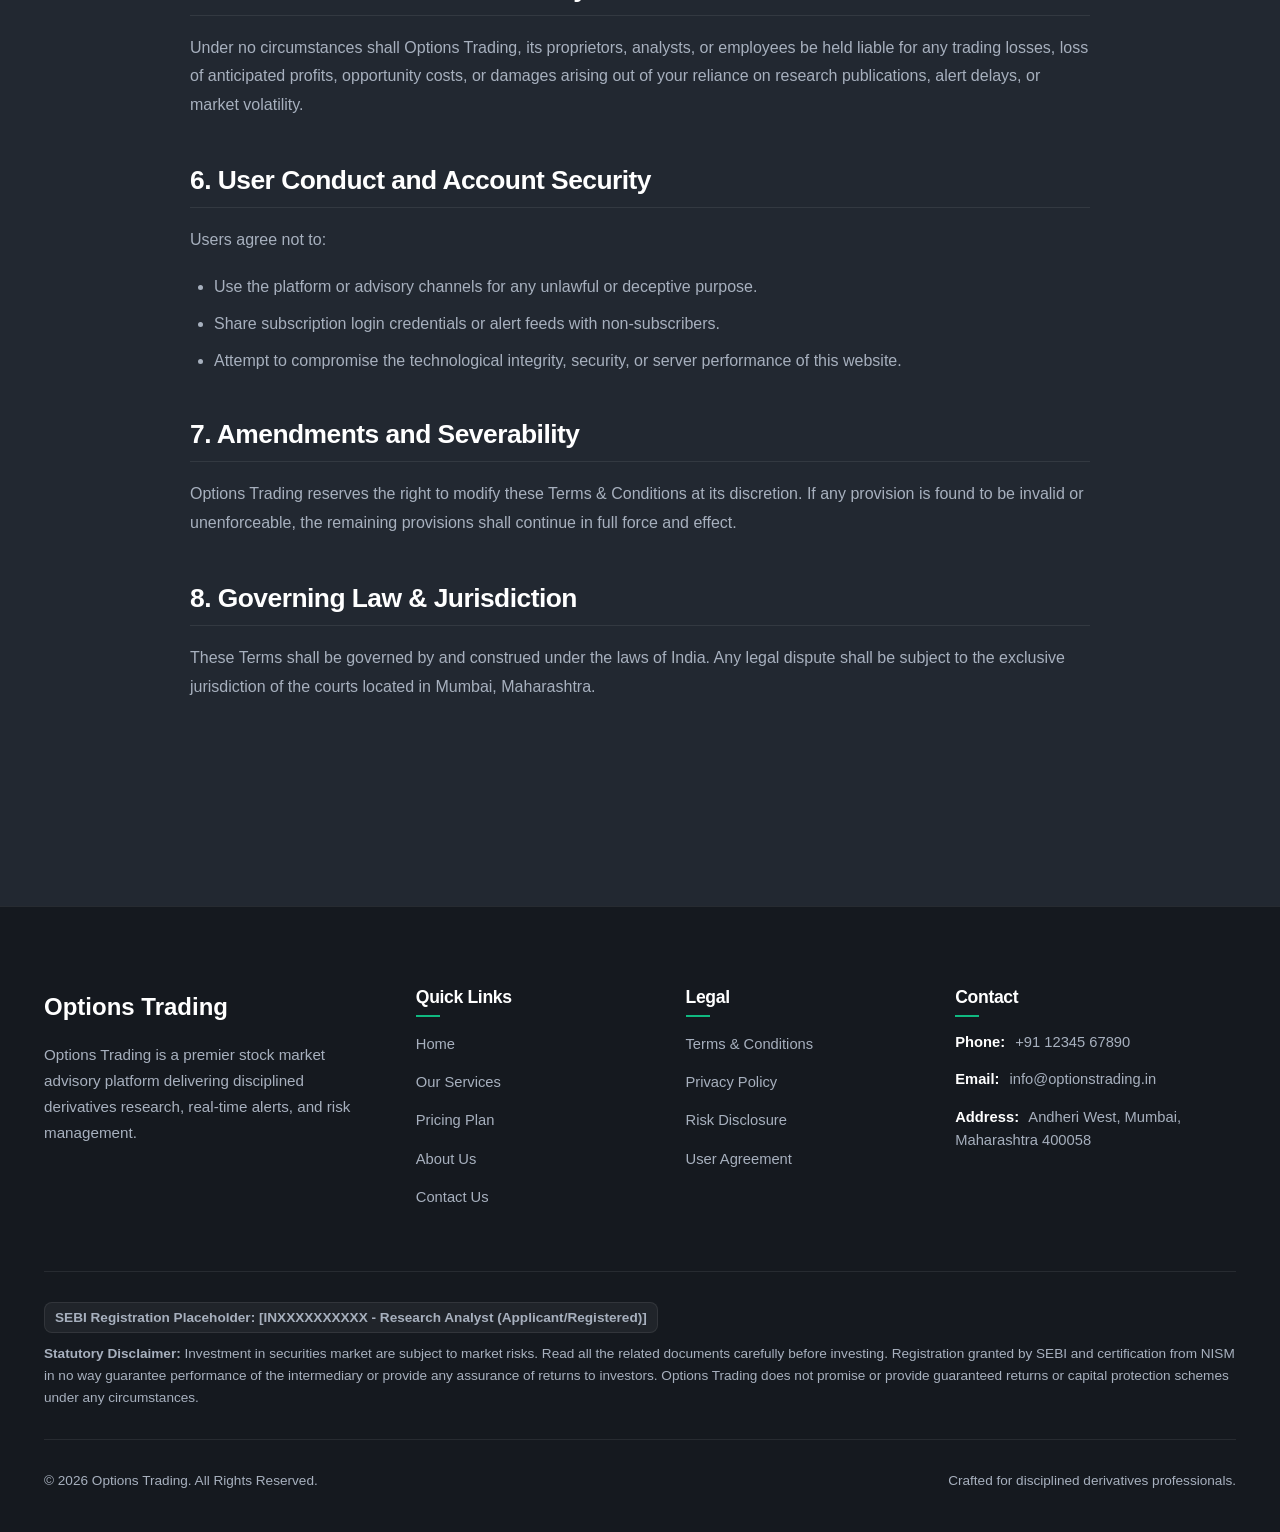
<file: terms-and-conditions.html>
<!DOCTYPE html>
<html lang="en">
<head>
  <meta charset="UTF-8">
  <meta name="viewport" content="width=device-width, initial-scale=1.0">
  <title>Terms &amp; Conditions | Options Trading - Website &amp; Service Terms</title>
  <meta name="description" content="Official Terms &amp; Conditions for Options Trading website and advisory services. Read guidelines regarding content usage, intellectual property, and service conditions.">
  <meta name="keywords" content="Options Trading terms and conditions, advisory website terms, financial website legal notice, derivatives disclaimer">
  <link rel="canonical" href="https://optionstrading.in/terms-and-conditions.html">

  <!-- Open Graph -->
  <meta property="og:type" content="website">
  <meta property="og:url" content="https://optionstrading.in/terms-and-conditions.html">
  <meta property="og:title" content="Terms &amp; Conditions | Options Trading">
  <meta property="og:description" content="Terms and Conditions governing the use of Options Trading website and advisory materials.">
  <meta property="og:image" content="https://optionstrading.in/images/logo.svg">

  <!-- Twitter Card -->
  <meta name="twitter:card" content="summary_large_image">
  <meta name="twitter:url" content="https://optionstrading.in/terms-and-conditions.html">
  <meta name="twitter:title" content="Terms &amp; Conditions | Options Trading">
  <meta name="twitter:description" content="Terms and Conditions for Options Trading services.">
  <meta name="twitter:image" content="https://optionstrading.in/images/logo.svg">

  <!-- Favicon -->
  <link rel="icon" type="image/svg+xml" href="images/favicon.svg">

  <!-- Styles -->
  <link rel="stylesheet" href="css/style.css">
</head>
<body>
  <!-- Skip Link -->
  <a href="#main-content" class="skip-link">Skip to main content</a>

  <!-- GLOBAL HEADER -->
  <header class="site-header" role="banner">
    <div class="container header-container">
      <a href="index.html" class="brand-logo magnetic-btn" aria-label="Options Trading Home">
        <svg width="38" height="38" viewBox="0 0 48 48" fill="none" xmlns="http://www.w3.org/2000/svg">
          <rect width="48" height="48" rx="12" fill="#222831" stroke="rgba(16, 185, 129, 0.3)" stroke-width="2"/>
          <path d="M12 24 C12 17.37 17.37 12 24 12 C30.63 12 36 17.37 36 24 C36 30.63 30.63 36 24 36" stroke="#10B981" stroke-width="3.5" stroke-linecap="round"/>
          <polyline points="20 28 26 20 31 23 37 15" stroke="#FFFFFF" stroke-width="2.5" stroke-linecap="round" stroke-linejoin="round"/>
          <circle cx="37" cy="15" r="2.5" fill="#10B981"/>
        </svg>
        <div class="brand-logo-text">
          <span class="brand-logo-title">Options <span>Trading</span></span>
          <span class="brand-logo-tagline">Fintech Advisory</span>
        </div>
      </a>

      <nav class="site-navigation" role="navigation" aria-label="Primary Navigation">
        <ul class="nav-menu">
          <li class="nav-item"><a href="index.html" class="nav-link">Home</a></li>
          <li class="nav-item"><a href="services.html" class="nav-link">Our Services</a></li>
          <li class="nav-item"><a href="pricing.html" class="nav-link">Pricing Plan</a></li>
          <li class="nav-item"><a href="about.html" class="nav-link">About Us</a></li>
          <li class="nav-item"><a href="contact.html" class="nav-link">Contact Us</a></li>
          <li class="nav-item"><a href="user-agreement.html" class="nav-link">User Agreement</a></li>
        </ul>
      </nav>

      <div class="header-actions">
        <button class="hamburger-btn" aria-label="Toggle navigation menu" aria-expanded="false">
          <span class="hamburger-line"></span>
          <span class="hamburger-line"></span>
          <span class="hamburger-line"></span>
        </button>
      </div>
    </div>
  </header>

  <!-- MAIN CONTENT -->
  <main id="main-content">

    <!-- Page Header -->
    <section class="page-header-section">
      <div class="page-header-glow" aria-hidden="true"></div>
      <div class="container" style="text-align: center; position: relative; z-index: 1;">
        <div class="badge">Legal Terms</div>
        <h1 style="margin-bottom: 16px;">Terms &amp; Conditions</h1>
        <p style="max-width: 680px; margin: 0 auto; font-size: 1.15rem; color: #A7B0BE;">
          These Terms and Conditions govern your access to and use of the website and advisory services of Options Trading.
        </p>
      </div>
    </section>

    <!-- Content -->
    <section class="section section-secondary">
      <div class="container">
        <div class="legal-content-wrap">
          <article class="legal-article">

            <h2>1. Acceptance of Terms</h2>
            <p>
              By browsing, viewing, or interacting with the website located at optionstrading.in or subscribing to any financial research alerts provided by Options Trading ("we", "us", "our"), you agree to be bound by these Terms &amp; Conditions, our Privacy Policy, and our Risk Disclosure. If you do not accept these terms, you must refrain from using this website and our services.
            </p>

            <h2>2. Nature of Advisory Publications</h2>
            <p>
              All materials, alerts, technical commentary, and trade set-ups distributed through Options Trading are intended solely for educational, analytical, and informational advisory purposes. They do not constitute an offer, solicitation, or recommendation to buy or sell securities in any jurisdiction where such offer or solicitation would be unlawful.
            </p>
            <p>
              Subscribers are solely responsible for executing trades on their personal broking accounts. We do not provide Portfolio Management Services (PMS), discretionary asset handling, or assured return schemes.
            </p>

            <h2>3. Intellectual Property Rights</h2>
            <p>
              The design, layout, brand name "Options Trading", logos, software code, graphic artwork, technical charts, text copy, and proprietary alert logic are protected by copyright, trademark, and other applicable intellectual property laws. Reproduction, redistribution, reverse-engineering, syndication, or commercial exploitation without prior written consent from Options Trading is strictly prohibited.
            </p>

            <h2>4. Disclaimer of Warranties</h2>
            <p>
              The website and advisory services are provided on an "as is" and "as available" basis without warranties of any kind, either express or implied. Options Trading expressly disclaims all warranties, including but not limited to merchantability, fitness for a particular purpose, non-infringement, or freedom from computer viruses or network disruptions.
            </p>
            <p>
              We do not warrant that trade alerts will be uninterrupted, error-free, or transmitted without latency across third-party communication networks (including SMS, email, or WhatsApp).
            </p>

            <h2>5. Limitation of Financial Liability</h2>
            <p>
              Under no circumstances shall Options Trading, its proprietors, analysts, or employees be held liable for any trading losses, loss of anticipated profits, opportunity costs, or damages arising out of your reliance on research publications, alert delays, or market volatility.
            </p>

            <h2>6. User Conduct and Account Security</h2>
            <p>
              Users agree not to:
            </p>
            <ul>
              <li>Use the platform or advisory channels for any unlawful or deceptive purpose.</li>
              <li>Share subscription login credentials or alert feeds with non-subscribers.</li>
              <li>Attempt to compromise the technological integrity, security, or server performance of this website.</li>
            </ul>

            <h2>7. Amendments and Severability</h2>
            <p>
              Options Trading reserves the right to modify these Terms &amp; Conditions at its discretion. If any provision is found to be invalid or unenforceable, the remaining provisions shall continue in full force and effect.
            </p>

            <h2>8. Governing Law &amp; Jurisdiction</h2>
            <p>
              These Terms shall be governed by and construed under the laws of India. Any legal dispute shall be subject to the exclusive jurisdiction of the courts located in Mumbai, Maharashtra.
            </p>

          </article>
        </div>
      </div>
    </section>

  </main>

  <!-- GLOBAL FOOTER (Identical on every page) -->
  <footer class="site-footer" role="contentinfo">
    <div class="container">
      <div class="footer-top-grid">
        <!-- Left Side: Brand & 15-20 word intro -->
        <div class="footer-brand-col">
          <div class="footer-brand-title">Options Trading</div>
          <p class="footer-brand-intro">
            Options Trading is a premier stock market advisory platform delivering disciplined derivatives research, real-time alerts, and risk management.
          </p>
        </div>

        <!-- Quick Links Column -->
        <div>
          <h4 class="footer-col-heading">Quick Links</h4>
          <ul class="footer-nav-list">
            <li><a href="index.html" class="footer-nav-link">Home</a></li>
            <li><a href="services.html" class="footer-nav-link">Our Services</a></li>
            <li><a href="pricing.html" class="footer-nav-link">Pricing Plan</a></li>
            <li><a href="about.html" class="footer-nav-link">About Us</a></li>
            <li><a href="contact.html" class="footer-nav-link">Contact Us</a></li>
          </ul>
        </div>

        <!-- Legal Column -->
        <div>
          <h4 class="footer-col-heading">Legal</h4>
          <ul class="footer-nav-list">
            <li><a href="terms-and-conditions.html" class="footer-nav-link">Terms &amp; Conditions</a></li>
            <li><a href="privacy-policy.html" class="footer-nav-link">Privacy Policy</a></li>
            <li><a href="risk-disclosure.html" class="footer-nav-link">Risk Disclosure</a></li>
            <li><a href="user-agreement.html" class="footer-nav-link">User Agreement</a></li>
          </ul>
        </div>

        <!-- Right Side: Contact Column -->
        <div>
          <h4 class="footer-col-heading">Contact</h4>
          <ul class="footer-contact-list">
            <li class="footer-contact-item">
              <strong>Phone:</strong> <a href="tel:+911234567890">+91 12345 67890</a>
            </li>
            <li class="footer-contact-item">
              <strong>Email:</strong> <a href="mailto:info@optionstrading.in">info@optionstrading.in</a>
            </li>
            <li class="footer-contact-item">
              <strong>Address:</strong> Andheri West, Mumbai, Maharashtra 400058
            </li>
          </ul>
        </div>
      </div>

      <!-- Compliance & SEBI Placeholder -->
      <div class="footer-compliance-row">
        <span class="footer-sebi-badge">SEBI Registration Placeholder: [INXXXXXXXXXX - Research Analyst (Applicant/Registered)]</span>
        <p>
          <strong>Statutory Disclaimer:</strong> Investment in securities market are subject to market risks. Read all the related documents carefully before investing. Registration granted by SEBI and certification from NISM in no way guarantee performance of the intermediary or provide any assurance of returns to investors. Options Trading does not promise or provide guaranteed returns or capital protection schemes under any circumstances.
        </p>
      </div>

      <div class="footer-bottom-bar">
        <p>&copy; <span id="currentYear">2026</span> Options Trading. All Rights Reserved.</p>
        <p>Crafted for disciplined derivatives professionals.</p>
      </div>
    </div>
  </footer>

  <!-- Floating WhatsApp Action Button (All Pages) -->
  <aside class="floating-whatsapp-wrap" aria-label="WhatsApp Support">
    <a href="https://wa.me/911234567890?text=Hello%20Options%20Trading%20Team%2C%20I%20would%20like%20to%20know%20more%20about%20your%20advisory%20services."
       target="_blank" 
       rel="noopener noreferrer" 
       class="floating-whatsapp-btn magnetic-btn" 
       aria-label="Chat with us on WhatsApp"
       title="Chat on WhatsApp (+91 12345 67890)">
      <span class="whatsapp-ping-ring" aria-hidden="true"></span>
      <svg class="whatsapp-icon-svg" viewBox="0 0 24 24" width="30" height="30" fill="#FFFFFF" xmlns="http://www.w3.org/2000/svg">
        <path d="M12.04 2c-5.46 0-9.91 4.45-9.91 9.91 0 1.75.46 3.45 1.32 4.95L2.05 22l5.25-1.38c1.45.79 3.08 1.21 4.74 1.21 5.46 0 9.91-4.45 9.91-9.91 0-2.65-1.03-5.14-2.9-7.01A9.816 9.816 0 0 0 12.04 2zm.01 18.06c-1.48 0-2.93-.4-4.2-1.15l-.3-.18-3.12.82.83-3.04-.2-.31a8.106 8.106 0 0 1-1.24-4.29c0-4.48 3.65-8.13 8.13-8.13 2.17 0 4.21.85 5.74 2.38a8.077 8.077 0 0 1 2.38 5.74c0 4.48-3.65 8.13-8.12 8.13zm4.46-6.09c-.24-.12-1.45-.71-1.67-.79-.23-.08-.39-.12-.56.12-.16.24-.64.79-.78.96-.15.16-.29.18-.54.06-.24-.12-1.03-.38-1.97-1.21-.72-.65-1.21-1.45-1.35-1.69-.15-.24-.02-.37.11-.49.11-.11.24-.29.37-.43.12-.14.16-.24.24-.41.08-.16.04-.31-.02-.43-.06-.12-.56-1.34-.76-1.84-.2-.48-.4-.42-.56-.42h-.47c-.16 0-.43.06-.66.31-.23.24-.87.85-.87 2.07s.89 2.4 1.02 2.56c.12.16 1.75 2.67 4.24 3.74.59.26 1.05.41 1.41.53.6.19 1.14.16 1.57.1.48-.07 1.45-.59 1.66-1.16.2-.57.2-1.06.14-1.16-.06-.1-.23-.16-.47-.28z"/>
      </svg>
      <span class="whatsapp-badge-label">Chat on WhatsApp</span>
    </a>
  </aside>

  <!-- Scripts -->
  <script src="js/main.js" defer></script>
  <script src="js/magnetic-cursor.js" defer></script>
</body>
</html>
</file>
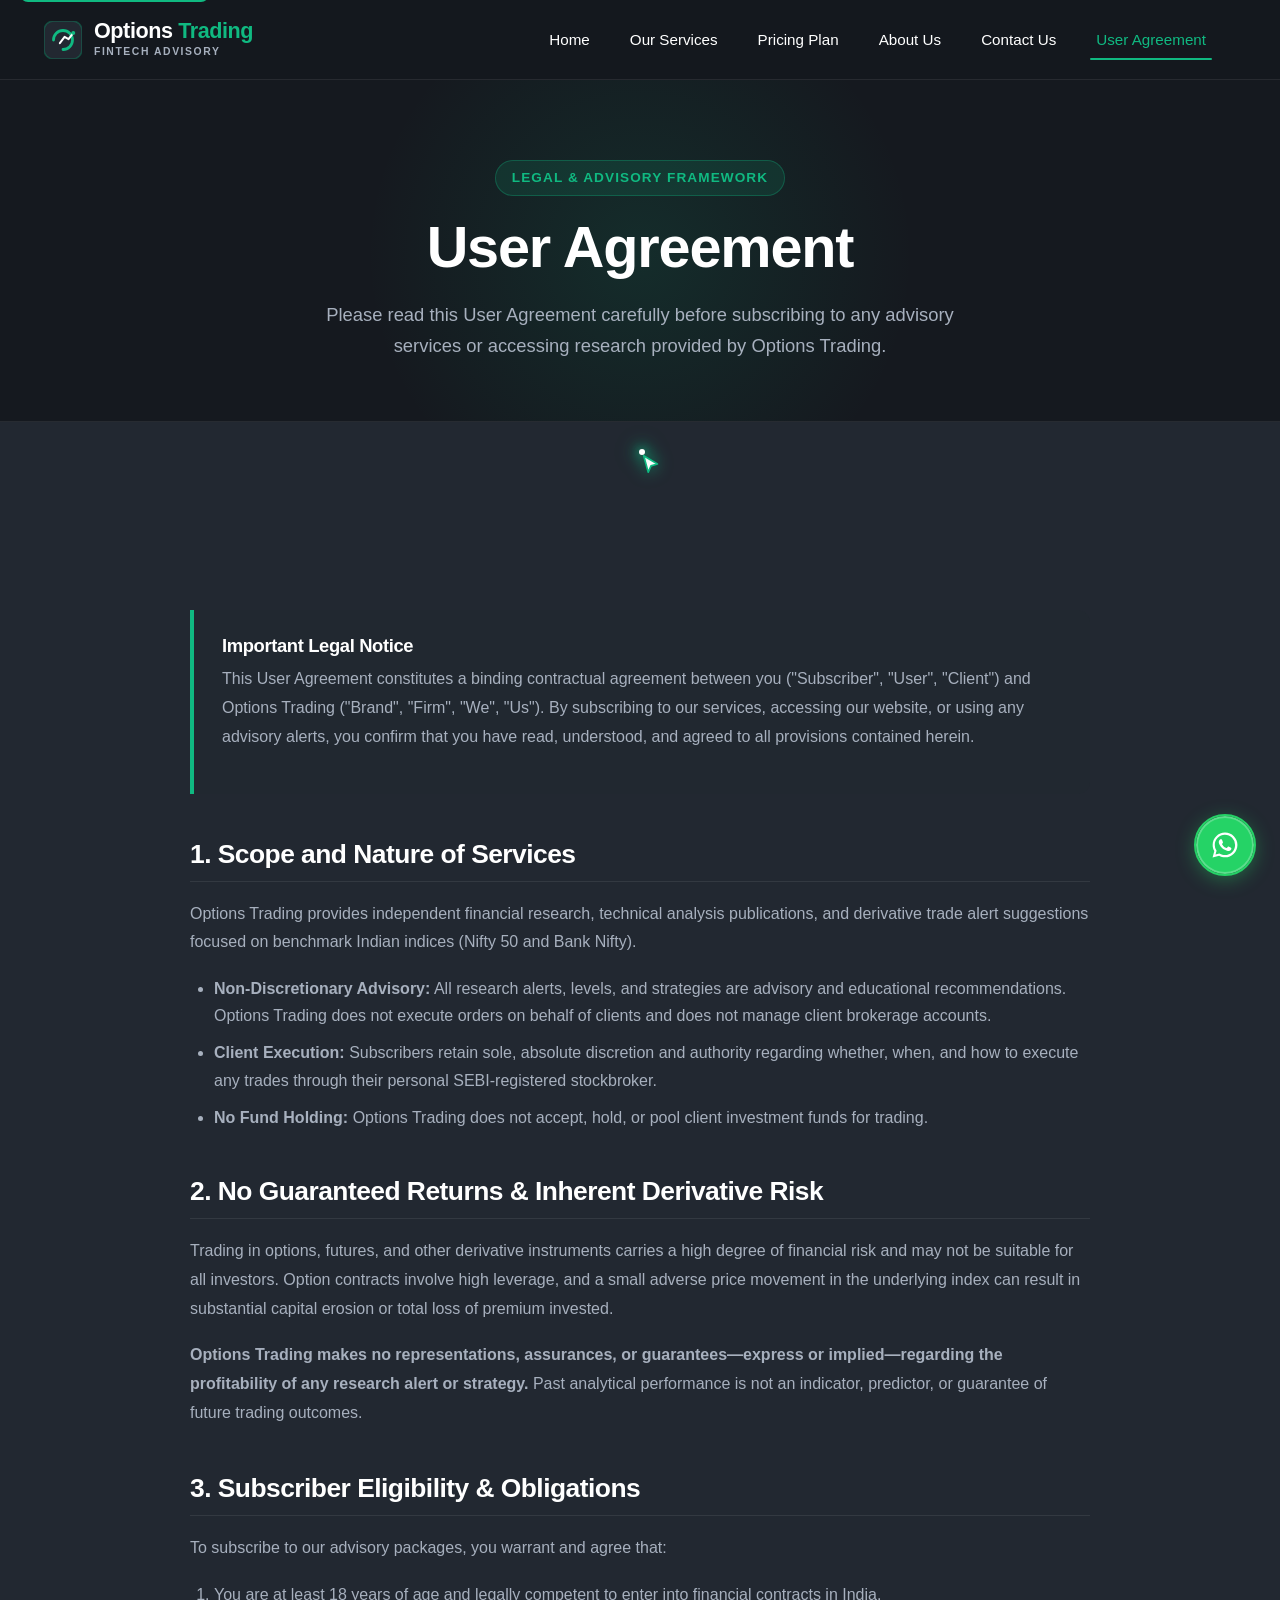
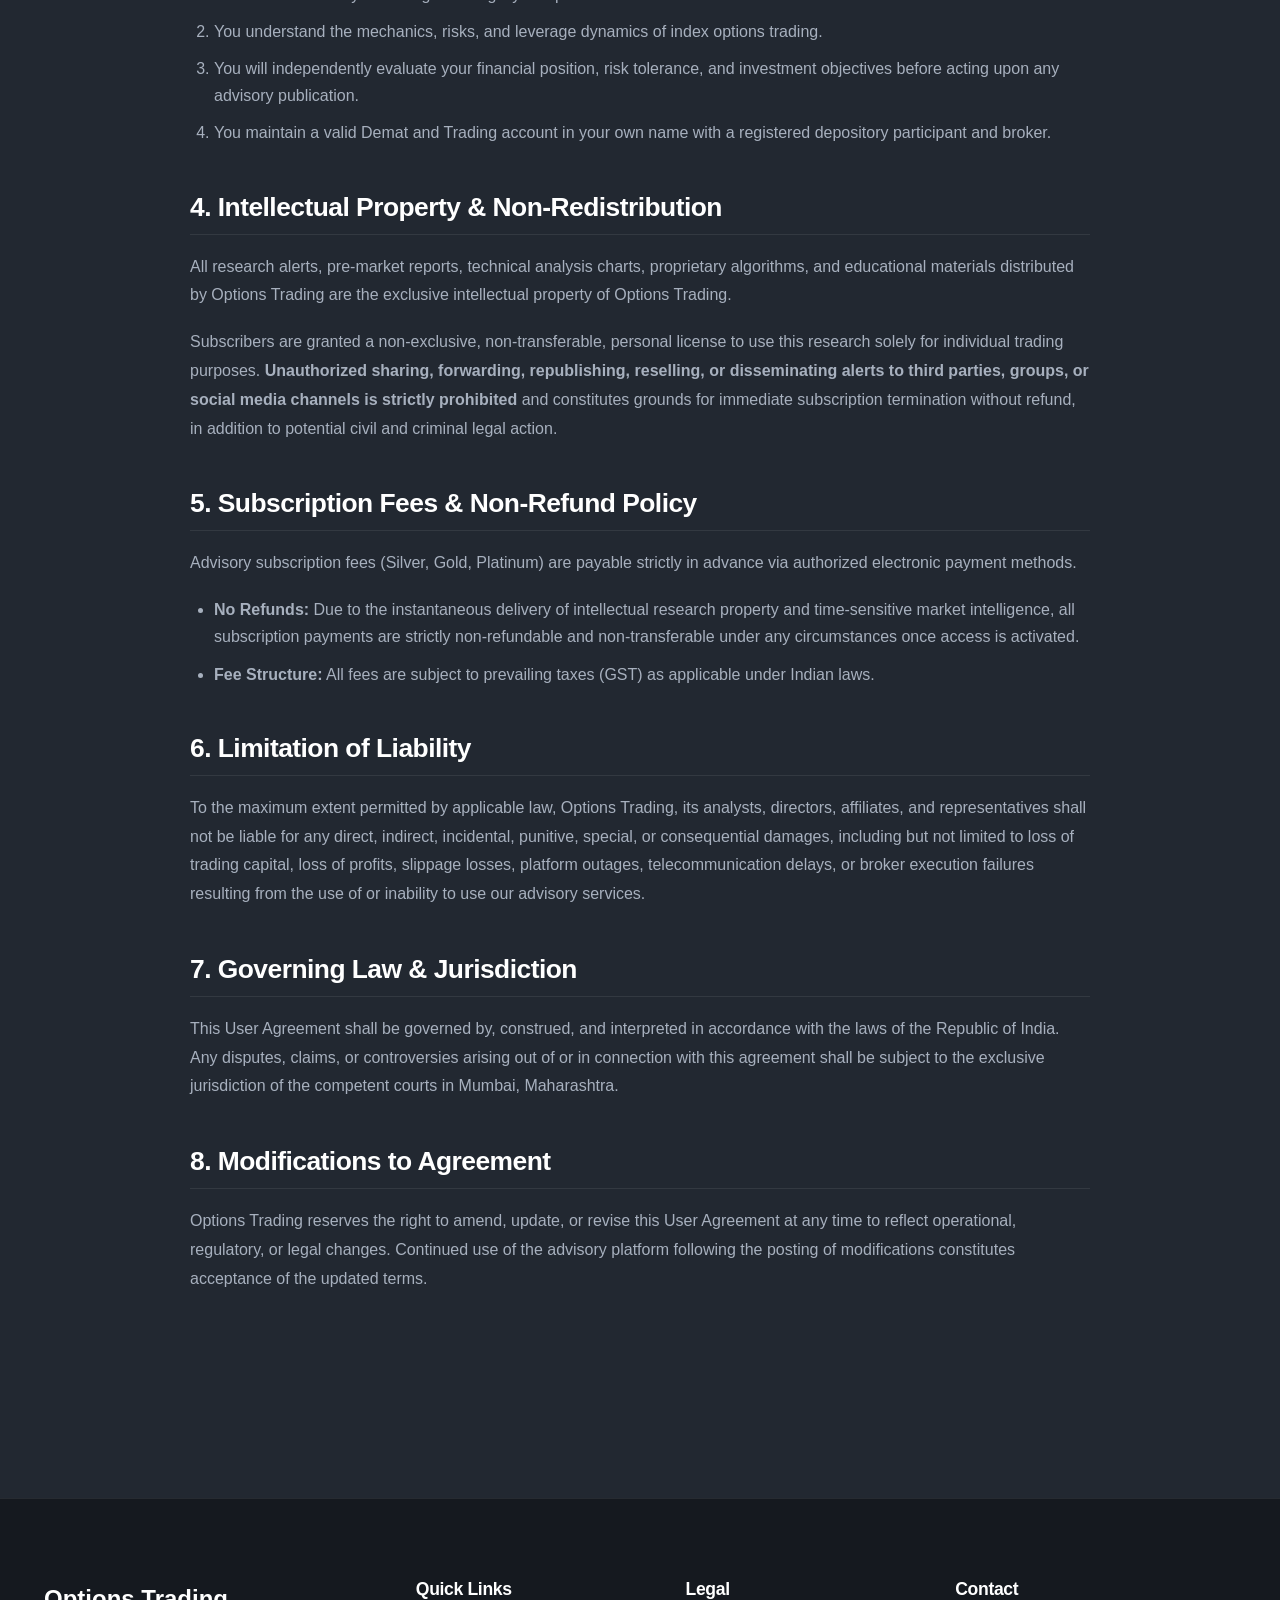
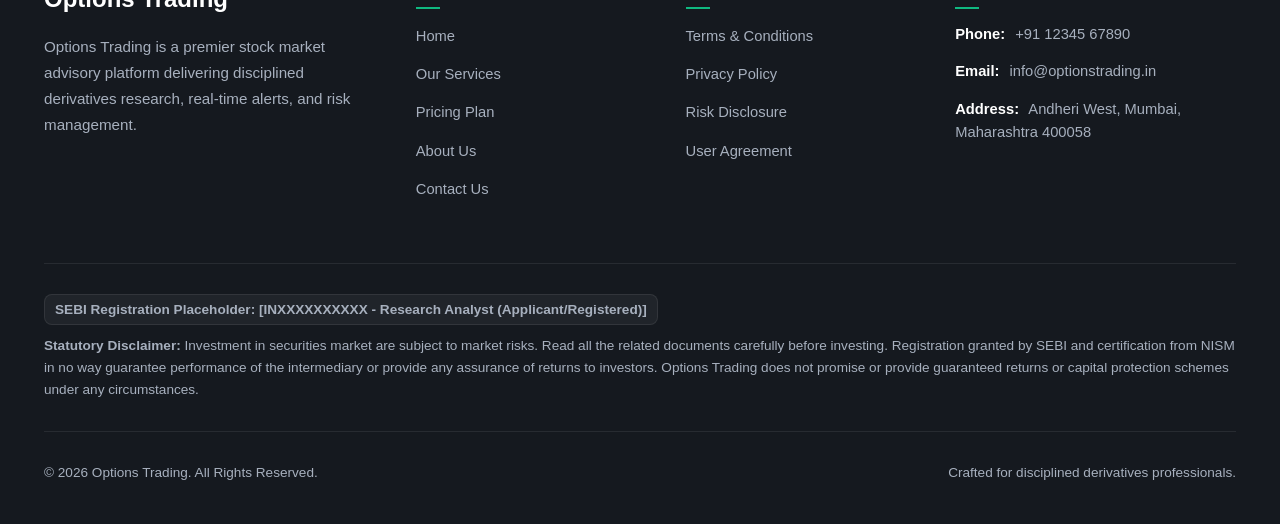
<file: user-agreement.html>
<!DOCTYPE html>
<html lang="en">
<head>
  <meta charset="UTF-8">
  <meta name="viewport" content="width=device-width, initial-scale=1.0">
  <title>User Agreement | Options Trading - Client Advisory Terms</title>
  <meta name="description" content="Official User Agreement for Options Trading subscribers. Outlines scope of advisory services, client obligations, intellectual property, and compliance standards.">
  <meta name="keywords" content="Options Trading user agreement, advisory terms of service, derivatives research agreement, client advisory contract, financial terms">
  <link rel="canonical" href="https://optionstrading.in/user-agreement.html">

  <!-- Open Graph -->
  <meta property="og:type" content="website">
  <meta property="og:url" content="https://optionstrading.in/user-agreement.html">
  <meta property="og:title" content="User Agreement | Options Trading">
  <meta property="og:description" content="Legal and advisory agreement governing the use of Options Trading research publications and alert services.">
  <meta property="og:image" content="https://optionstrading.in/images/logo.svg">

  <!-- Twitter Card -->
  <meta name="twitter:card" content="summary_large_image">
  <meta name="twitter:url" content="https://optionstrading.in/user-agreement.html">
  <meta name="twitter:title" content="User Agreement | Options Trading">
  <meta name="twitter:description" content="Legal terms governing our advisory research subscriptions.">
  <meta name="twitter:image" content="https://optionstrading.in/images/logo.svg">

  <!-- Favicon -->
  <link rel="icon" type="image/svg+xml" href="images/favicon.svg">

  <!-- Styles -->
  <link rel="stylesheet" href="css/style.css">
</head>
<body>
  <!-- Skip Link -->
  <a href="#main-content" class="skip-link">Skip to main content</a>

  <!-- GLOBAL HEADER -->
  <header class="site-header" role="banner">
    <div class="container header-container">
      <a href="index.html" class="brand-logo magnetic-btn" aria-label="Options Trading Home">
        <svg width="38" height="38" viewBox="0 0 48 48" fill="none" xmlns="http://www.w3.org/2000/svg">
          <rect width="48" height="48" rx="12" fill="#222831" stroke="rgba(16, 185, 129, 0.3)" stroke-width="2"/>
          <path d="M12 24 C12 17.37 17.37 12 24 12 C30.63 12 36 17.37 36 24 C36 30.63 30.63 36 24 36" stroke="#10B981" stroke-width="3.5" stroke-linecap="round"/>
          <polyline points="20 28 26 20 31 23 37 15" stroke="#FFFFFF" stroke-width="2.5" stroke-linecap="round" stroke-linejoin="round"/>
          <circle cx="37" cy="15" r="2.5" fill="#10B981"/>
        </svg>
        <div class="brand-logo-text">
          <span class="brand-logo-title">Options <span>Trading</span></span>
          <span class="brand-logo-tagline">Fintech Advisory</span>
        </div>
      </a>

      <nav class="site-navigation" role="navigation" aria-label="Primary Navigation">
        <ul class="nav-menu">
          <li class="nav-item"><a href="index.html" class="nav-link">Home</a></li>
          <li class="nav-item"><a href="services.html" class="nav-link">Our Services</a></li>
          <li class="nav-item"><a href="pricing.html" class="nav-link">Pricing Plan</a></li>
          <li class="nav-item"><a href="about.html" class="nav-link">About Us</a></li>
          <li class="nav-item"><a href="contact.html" class="nav-link">Contact Us</a></li>
          <li class="nav-item"><a href="user-agreement.html" class="nav-link active">User Agreement</a></li>
        </ul>
      </nav>

      <div class="header-actions">
        <button class="hamburger-btn" aria-label="Toggle navigation menu" aria-expanded="false">
          <span class="hamburger-line"></span>
          <span class="hamburger-line"></span>
          <span class="hamburger-line"></span>
        </button>
      </div>
    </div>
  </header>

  <!-- MAIN CONTENT -->
  <main id="main-content">

    <!-- Page Header -->
    <section class="page-header-section">
      <div class="page-header-glow" aria-hidden="true"></div>
      <div class="container" style="text-align: center; position: relative; z-index: 1;">
        <div class="badge">Legal &amp; Advisory Framework</div>
        <h1 style="margin-bottom: 16px;">User Agreement</h1>
        <p style="max-width: 680px; margin: 0 auto; font-size: 1.15rem; color: #A7B0BE;">
          Please read this User Agreement carefully before subscribing to any advisory services or accessing research provided by Options Trading.
        </p>
      </div>
    </section>

    <!-- Legal Article Content -->
    <section class="section section-secondary">
      <div class="container">
        <div class="legal-content-wrap">
          <article class="legal-article">

            <div class="legal-callout-box">
              <h4>Important Legal Notice</h4>
              <p>
                This User Agreement constitutes a binding contractual agreement between you ("Subscriber", "User", "Client") and Options Trading ("Brand", "Firm", "We", "Us"). By subscribing to our services, accessing our website, or using any advisory alerts, you confirm that you have read, understood, and agreed to all provisions contained herein.
              </p>
            </div>

            <h2>1. Scope and Nature of Services</h2>
            <p>
              Options Trading provides independent financial research, technical analysis publications, and derivative trade alert suggestions focused on benchmark Indian indices (Nifty 50 and Bank Nifty).
            </p>
            <ul>
              <li><strong>Non-Discretionary Advisory:</strong> All research alerts, levels, and strategies are advisory and educational recommendations. Options Trading does not execute orders on behalf of clients and does not manage client brokerage accounts.</li>
              <li><strong>Client Execution:</strong> Subscribers retain sole, absolute discretion and authority regarding whether, when, and how to execute any trades through their personal SEBI-registered stockbroker.</li>
              <li><strong>No Fund Holding:</strong> Options Trading does not accept, hold, or pool client investment funds for trading.</li>
            </ul>

            <h2>2. No Guaranteed Returns &amp; Inherent Derivative Risk</h2>
            <p>
              Trading in options, futures, and other derivative instruments carries a high degree of financial risk and may not be suitable for all investors. Option contracts involve high leverage, and a small adverse price movement in the underlying index can result in substantial capital erosion or total loss of premium invested.
            </p>
            <p>
              <strong>Options Trading makes no representations, assurances, or guarantees—express or implied—regarding the profitability of any research alert or strategy.</strong> Past analytical performance is not an indicator, predictor, or guarantee of future trading outcomes.
            </p>

            <h2>3. Subscriber Eligibility &amp; Obligations</h2>
            <p>
              To subscribe to our advisory packages, you warrant and agree that:
            </p>
            <ol>
              <li>You are at least 18 years of age and legally competent to enter into financial contracts in India.</li>
              <li>You understand the mechanics, risks, and leverage dynamics of index options trading.</li>
              <li>You will independently evaluate your financial position, risk tolerance, and investment objectives before acting upon any advisory publication.</li>
              <li>You maintain a valid Demat and Trading account in your own name with a registered depository participant and broker.</li>
            </ol>

            <h2>4. Intellectual Property &amp; Non-Redistribution</h2>
            <p>
              All research alerts, pre-market reports, technical analysis charts, proprietary algorithms, and educational materials distributed by Options Trading are the exclusive intellectual property of Options Trading.
            </p>
            <p>
              Subscribers are granted a non-exclusive, non-transferable, personal license to use this research solely for individual trading purposes. <strong>Unauthorized sharing, forwarding, republishing, reselling, or disseminating alerts to third parties, groups, or social media channels is strictly prohibited</strong> and constitutes grounds for immediate subscription termination without refund, in addition to potential civil and criminal legal action.
            </p>

            <h2>5. Subscription Fees &amp; Non-Refund Policy</h2>
            <p>
              Advisory subscription fees (Silver, Gold, Platinum) are payable strictly in advance via authorized electronic payment methods.
            </p>
            <ul>
              <li><strong>No Refunds:</strong> Due to the instantaneous delivery of intellectual research property and time-sensitive market intelligence, all subscription payments are strictly non-refundable and non-transferable under any circumstances once access is activated.</li>
              <li><strong>Fee Structure:</strong> All fees are subject to prevailing taxes (GST) as applicable under Indian laws.</li>
            </ul>

            <h2>6. Limitation of Liability</h2>
            <p>
              To the maximum extent permitted by applicable law, Options Trading, its analysts, directors, affiliates, and representatives shall not be liable for any direct, indirect, incidental, punitive, special, or consequential damages, including but not limited to loss of trading capital, loss of profits, slippage losses, platform outages, telecommunication delays, or broker execution failures resulting from the use of or inability to use our advisory services.
            </p>

            <h2>7. Governing Law &amp; Jurisdiction</h2>
            <p>
              This User Agreement shall be governed by, construed, and interpreted in accordance with the laws of the Republic of India. Any disputes, claims, or controversies arising out of or in connection with this agreement shall be subject to the exclusive jurisdiction of the competent courts in Mumbai, Maharashtra.
            </p>

            <h2>8. Modifications to Agreement</h2>
            <p>
              Options Trading reserves the right to amend, update, or revise this User Agreement at any time to reflect operational, regulatory, or legal changes. Continued use of the advisory platform following the posting of modifications constitutes acceptance of the updated terms.
            </p>

          </article>
        </div>
      </div>
    </section>

  </main>

  <!-- GLOBAL FOOTER (Identical on every page) -->
  <footer class="site-footer" role="contentinfo">
    <div class="container">
      <div class="footer-top-grid">
        <!-- Left Side: Brand & 15-20 word intro -->
        <div class="footer-brand-col">
          <div class="footer-brand-title">Options Trading</div>
          <p class="footer-brand-intro">
            Options Trading is a premier stock market advisory platform delivering disciplined derivatives research, real-time alerts, and risk management.
          </p>
        </div>

        <!-- Quick Links Column -->
        <div>
          <h4 class="footer-col-heading">Quick Links</h4>
          <ul class="footer-nav-list">
            <li><a href="index.html" class="footer-nav-link">Home</a></li>
            <li><a href="services.html" class="footer-nav-link">Our Services</a></li>
            <li><a href="pricing.html" class="footer-nav-link">Pricing Plan</a></li>
            <li><a href="about.html" class="footer-nav-link">About Us</a></li>
            <li><a href="contact.html" class="footer-nav-link">Contact Us</a></li>
          </ul>
        </div>

        <!-- Legal Column -->
        <div>
          <h4 class="footer-col-heading">Legal</h4>
          <ul class="footer-nav-list">
            <li><a href="terms-and-conditions.html" class="footer-nav-link">Terms &amp; Conditions</a></li>
            <li><a href="privacy-policy.html" class="footer-nav-link">Privacy Policy</a></li>
            <li><a href="risk-disclosure.html" class="footer-nav-link">Risk Disclosure</a></li>
            <li><a href="user-agreement.html" class="footer-nav-link">User Agreement</a></li>
          </ul>
        </div>

        <!-- Right Side: Contact Column -->
        <div>
          <h4 class="footer-col-heading">Contact</h4>
          <ul class="footer-contact-list">
            <li class="footer-contact-item">
              <strong>Phone:</strong> <a href="tel:+911234567890">+91 12345 67890</a>
            </li>
            <li class="footer-contact-item">
              <strong>Email:</strong> <a href="mailto:info@optionstrading.in">info@optionstrading.in</a>
            </li>
            <li class="footer-contact-item">
              <strong>Address:</strong> Andheri West, Mumbai, Maharashtra 400058
            </li>
          </ul>
        </div>
      </div>

      <!-- Compliance & SEBI Placeholder -->
      <div class="footer-compliance-row">
        <span class="footer-sebi-badge">SEBI Registration Placeholder: [INXXXXXXXXXX - Research Analyst (Applicant/Registered)]</span>
        <p>
          <strong>Statutory Disclaimer:</strong> Investment in securities market are subject to market risks. Read all the related documents carefully before investing. Registration granted by SEBI and certification from NISM in no way guarantee performance of the intermediary or provide any assurance of returns to investors. Options Trading does not promise or provide guaranteed returns or capital protection schemes under any circumstances.
        </p>
      </div>

      <div class="footer-bottom-bar">
        <p>&copy; <span id="currentYear">2026</span> Options Trading. All Rights Reserved.</p>
        <p>Crafted for disciplined derivatives professionals.</p>
      </div>
    </div>
  </footer>

  <!-- Floating WhatsApp Action Button (All Pages) -->
  <aside class="floating-whatsapp-wrap" aria-label="WhatsApp Support">
    <a href="https://wa.me/911234567890?text=Hello%20Options%20Trading%20Team%2C%20I%20would%20like%20to%20know%20more%20about%20your%20advisory%20services."
       target="_blank" 
       rel="noopener noreferrer" 
       class="floating-whatsapp-btn magnetic-btn" 
       aria-label="Chat with us on WhatsApp"
       title="Chat on WhatsApp (+91 12345 67890)">
      <span class="whatsapp-ping-ring" aria-hidden="true"></span>
      <svg class="whatsapp-icon-svg" viewBox="0 0 24 24" width="30" height="30" fill="#FFFFFF" xmlns="http://www.w3.org/2000/svg">
        <path d="M12.04 2c-5.46 0-9.91 4.45-9.91 9.91 0 1.75.46 3.45 1.32 4.95L2.05 22l5.25-1.38c1.45.79 3.08 1.21 4.74 1.21 5.46 0 9.91-4.45 9.91-9.91 0-2.65-1.03-5.14-2.9-7.01A9.816 9.816 0 0 0 12.04 2zm.01 18.06c-1.48 0-2.93-.4-4.2-1.15l-.3-.18-3.12.82.83-3.04-.2-.31a8.106 8.106 0 0 1-1.24-4.29c0-4.48 3.65-8.13 8.13-8.13 2.17 0 4.21.85 5.74 2.38a8.077 8.077 0 0 1 2.38 5.74c0 4.48-3.65 8.13-8.12 8.13zm4.46-6.09c-.24-.12-1.45-.71-1.67-.79-.23-.08-.39-.12-.56.12-.16.24-.64.79-.78.96-.15.16-.29.18-.54.06-.24-.12-1.03-.38-1.97-1.21-.72-.65-1.21-1.45-1.35-1.69-.15-.24-.02-.37.11-.49.11-.11.24-.29.37-.43.12-.14.16-.24.24-.41.08-.16.04-.31-.02-.43-.06-.12-.56-1.34-.76-1.84-.2-.48-.4-.42-.56-.42h-.47c-.16 0-.43.06-.66.31-.23.24-.87.85-.87 2.07s.89 2.4 1.02 2.56c.12.16 1.75 2.67 4.24 3.74.59.26 1.05.41 1.41.53.6.19 1.14.16 1.57.1.48-.07 1.45-.59 1.66-1.16.2-.57.2-1.06.14-1.16-.06-.1-.23-.16-.47-.28z"/>
      </svg>
      <span class="whatsapp-badge-label">Chat on WhatsApp</span>
    </a>
  </aside>

  <!-- Scripts -->
  <script src="js/main.js" defer></script>
  <script src="js/magnetic-cursor.js" defer></script>
</body>
</html>
</file>
<file: css/style.css>
/* ==========================================================================
   OPTIONS TRADING - OFFICIAL STYLESHEET
   Premium Dark-Fintech Advisory Platform
   Colour Palette:
   - Primary Background: #15191F (Charcoal Black)
   - Secondary Background: #222831 (Dark Charcoal)
   - Accent Green: #10B981 (Emerald Green)
   - Accent Glow: rgba(16, 185, 129, 0.4)
   - White: #FFFFFF
   - Light Grey: #E9EEF3
   - Secondary Text: #A7B0BE (Muted Grey)
   ========================================================================== */

:root {
  --bg-primary: #15191F;
  --bg-secondary: #222831;
  --bg-card: rgba(34, 40, 49, 0.85);
  --bg-card-light: #E9EEF3;
  --text-primary: #FFFFFF;
  --text-secondary: #A7B0BE;
  --text-dark: #15191F;
  --accent-green: #10B981;
  --accent-green-hover: #059669;
  --accent-green-light: #34D399;
  --accent-green-glow: rgba(16, 185, 129, 0.35);
  --accent-glow-strong: rgba(16, 185, 129, 0.65);
  --border-subtle: rgba(255, 255, 255, 0.08);
  --border-light: rgba(255, 255, 255, 0.14);
  --border-emerald: rgba(16, 185, 129, 0.4);
  --border-emerald-active: #10B981;
  
  --font-sans: 'Inter', -apple-system, BlinkMacSystemFont, 'Segoe UI', Roboto, Helvetica, Arial, sans-serif;
  --header-height: 80px;
  --radius-pill: 9999px;
  --radius-lg: 18px;
  --radius-md: 12px;
  --radius-sm: 8px;
  --transition-fast: 0.2s cubic-bezier(0.16, 1, 0.3, 1);
  --transition-smooth: 0.35s cubic-bezier(0.16, 1, 0.3, 1);
  --container-max: 1240px;
}

/* Reset & Base */
*, *::before, *::after {
  box-sizing: border-box;
  margin: 0;
  padding: 0;
}

html {
  font-family: var(--font-sans);
  background-color: var(--bg-primary);
  color: var(--text-primary);
  scroll-behavior: smooth;
  -webkit-font-smoothing: antialiased;
  -moz-osx-font-smoothing: grayscale;
  overflow-x: hidden;
  width: 100%;
  max-width: 100%;
}

body {
  background-color: var(--bg-primary);
  color: var(--text-primary);
  line-height: 1.65;
  font-size: 16px;
  overflow-x: hidden;
  position: relative;
  min-height: 100vh;
  display: flex;
  flex-direction: column;
  width: 100%;
  max-width: 100%;
}

/* Custom Cursor Rules */
html.has-custom-cursor,
html.has-custom-cursor body,
html.has-custom-cursor a,
html.has-custom-cursor button,
html.has-custom-cursor input,
html.has-custom-cursor select,
html.has-custom-cursor textarea {
  cursor: none !important;
}

.custom-cursor-wrap {
  position: fixed;
  top: 0;
  left: 0;
  pointer-events: none;
  z-index: 99999;
  transform: translate3d(-100px, -100px, 0);
  transition: opacity 0.25s ease;
  will-change: transform;
}

.custom-cursor-arrow {
  position: relative;
  width: 24px;
  height: 24px;
  filter: drop-shadow(0 0 8px rgba(16, 185, 129, 0.8));
}

.cursor-ripple {
  position: absolute;
  top: 1px;
  left: 1px;
  width: 14px;
  height: 14px;
  border-radius: 50%;
  border: 1.5px solid #10B981;
  background: rgba(16, 185, 129, 0.15);
  opacity: 0;
  pointer-events: none;
  transform: translate(-50%, -50%) scale(0.6);
}

.cursor-ripple.animate-ripple {
  animation: ripplePulse 0.6s cubic-bezier(0.16, 1, 0.3, 1) forwards;
}

@keyframes ripplePulse {
  0% {
    opacity: 0.9;
    transform: translate(-50%, -50%) scale(0.6);
  }
  100% {
    opacity: 0;
    transform: translate(-50%, -50%) scale(2.6);
  }
}

.cursor-tip-glow {
  position: absolute;
  top: 2px;
  left: 2px;
  width: 6px;
  height: 6px;
  background: #FFFFFF;
  border-radius: 50%;
  box-shadow: 0 0 10px #10B981, 0 0 18px #10B981;
  transform: translate(-50%, -50%);
}

.custom-cursor-wrap.is-attracted .cursor-tip-glow {
  transform: translate(-50%, -50%) scale(1.4);
  box-shadow: 0 0 14px #10B981, 0 0 24px #34D399;
}

.cursor-trail-canvas {
  position: fixed;
  top: 0;
  left: 0;
  width: 100vw;
  height: 100vh;
  pointer-events: none;
  z-index: 99998;
}

/* Accessibility Skip Link */
.skip-link {
  position: absolute;
  top: -40px;
  left: 20px;
  background: var(--accent-green);
  color: #FFFFFF;
  padding: 8px 16px;
  border-radius: var(--radius-sm);
  z-index: 100000;
  font-weight: 600;
  text-decoration: none;
  transition: top 0.2s ease;
}
.skip-link:focus {
  top: 15px;
}

/* Typography */
h1, h2, h3, h4, h5, h6 {
  color: var(--text-primary);
  font-weight: 700;
  line-height: 1.25;
  letter-spacing: -0.02em;
}

h1 {
  font-size: clamp(2.3rem, 4.5vw, 3.8rem);
  font-weight: 800;
}

h2 {
  font-size: clamp(1.85rem, 3.2vw, 2.6rem);
}

h3 {
  font-size: clamp(1.25rem, 2vw, 1.55rem);
}

p {
  color: var(--text-secondary);
}

a {
  color: inherit;
  text-decoration: none;
  transition: color var(--transition-fast);
}

img, svg {
  vertical-align: middle;
  max-width: 100%;
}

/* Layout Container */
.container {
  width: 100%;
  max-width: var(--container-max);
  margin-left: auto;
  margin-right: auto;
  padding-left: 24px;
  padding-right: 24px;
}

/* Section Wrapper */
.section {
  padding-top: 96px;
  padding-bottom: 96px;
  position: relative;
}

.section-dark {
  background-color: var(--bg-primary);
}

.section-secondary {
  background-color: var(--bg-secondary);
}

.section-light-grey {
  background-color: #E9EEF3;
  color: #15191F;
}

.section-light-grey h2, 
.section-light-grey h3, 
.section-light-grey h4 {
  color: #15191F;
}

.section-light-grey p {
  color: #4A5568;
}

.section-header {
  text-align: center;
  max-width: 760px;
  margin: 0 auto 60px auto;
}

.badge {
  display: inline-flex;
  align-items: center;
  gap: 8px;
  padding: 6px 16px;
  background: rgba(16, 185, 129, 0.12);
  border: 1px solid rgba(16, 185, 129, 0.3);
  color: var(--accent-green);
  border-radius: var(--radius-pill);
  font-size: 0.85rem;
  font-weight: 600;
  text-transform: uppercase;
  letter-spacing: 0.08em;
  margin-bottom: 16px;
}

.badge-pulse-dot {
  width: 8px;
  height: 8px;
  background-color: var(--accent-green);
  border-radius: 50%;
  box-shadow: 0 0 8px var(--accent-green);
  animation: pulseDot 2s infinite ease-in-out;
}

@keyframes pulseDot {
  0%, 100% { opacity: 1; transform: scale(1); }
  50% { opacity: 0.4; transform: scale(0.85); }
}

.section-title {
  margin-bottom: 18px;
}

.section-subtitle {
  font-size: 1.125rem;
  color: var(--text-secondary);
  line-height: 1.6;
}

/* Header & Navigation */
.site-header {
  position: sticky;
  top: 0;
  left: 0;
  width: 100%;
  height: var(--header-height);
  background-color: rgba(21, 25, 31, 0.94);
  backdrop-filter: blur(14px);
  -webkit-backdrop-filter: blur(14px);
  border-bottom: 1px solid var(--border-subtle);
  z-index: 10000;
  transition: background-color var(--transition-fast), border-color var(--transition-fast);
}

.site-header.scrolled {
  background-color: rgba(21, 25, 31, 0.98);
  border-bottom-color: rgba(16, 185, 129, 0.2);
  box-shadow: 0 10px 30px rgba(0, 0, 0, 0.35);
}

.header-container {
  display: flex;
  align-items: center;
  justify-content: space-between;
  height: 100%;
  gap: 24px;
}

.brand-logo {
  display: flex;
  align-items: center;
  gap: 12px;
  font-size: 1.35rem;
  font-weight: 800;
  letter-spacing: -0.02em;
  color: #FFFFFF;
  text-decoration: none;
  flex-shrink: 0;
}

.brand-logo-text {
  display: flex;
  flex-direction: column;
}

.brand-logo-title {
  font-size: 1.35rem;
  font-weight: 800;
  line-height: 1.1;
  color: #FFFFFF;
}

.brand-logo-title span {
  color: var(--accent-green);
}

.brand-logo-tagline {
  font-size: 0.65rem;
  text-transform: uppercase;
  letter-spacing: 0.15em;
  color: var(--text-secondary);
  font-weight: 600;
}

/* Nav Menu - Right-aligned & clean */
.site-navigation {
  margin-left: auto;
}

.nav-menu {
  display: flex;
  align-items: center;
  gap: 28px;
  list-style: none;
}

.nav-item {
  position: relative;
}

.nav-link {
  font-size: 0.95rem;
  font-weight: 500;
  color: #FFFFFF;
  padding: 8px 6px;
  display: inline-block;
  position: relative;
  transition: color var(--transition-fast);
}

.nav-link::after {
  content: '';
  position: absolute;
  bottom: 0;
  left: 0;
  width: 0;
  height: 2px;
  background-color: var(--accent-green);
  transition: width var(--transition-smooth);
  border-radius: var(--radius-pill);
}

.nav-link:hover,
.nav-link.active {
  color: var(--accent-green);
}

.nav-link:hover::after,
.nav-link.active::after {
  width: 100%;
}

.header-actions {
  display: flex;
  align-items: center;
}

/* Hamburger Toggle */
.hamburger-btn {
  display: none;
  background: none;
  border: none;
  width: 44px;
  height: 44px;
  cursor: pointer;
  position: relative;
  z-index: 10005;
  align-items: center;
  justify-content: center;
  flex-direction: column;
  gap: 6px;
  padding: 8px;
  border-radius: var(--radius-sm);
  transition: background-color var(--transition-fast);
}

.hamburger-btn:hover {
  background-color: rgba(255, 255, 255, 0.06);
}

.hamburger-line {
  width: 24px;
  height: 2.5px;
  background-color: #FFFFFF;
  border-radius: 2px;
  transition: transform var(--transition-fast), opacity var(--transition-fast), background-color var(--transition-fast);
}

.hamburger-btn.is-active .hamburger-line:nth-child(1) {
  transform: translateY(8.5px) rotate(45deg);
  background-color: var(--accent-green);
}

.hamburger-btn.is-active .hamburger-line:nth-child(2) {
  opacity: 0;
}

.hamburger-btn.is-active .hamburger-line:nth-child(3) {
  transform: translateY(-8.5px) rotate(-45deg);
  background-color: var(--accent-green);
}

/* Backdrop for Mobile Drawer */
.menu-backdrop {
  position: fixed;
  inset: 0;
  background: rgba(0, 0, 0, 0.7);
  backdrop-filter: blur(4px);
  -webkit-backdrop-filter: blur(4px);
  z-index: 9998;
  opacity: 0;
  visibility: hidden;
  pointer-events: none;
  transition: opacity 0.3s ease, visibility 0.3s ease;
}

.menu-backdrop.is-active {
  opacity: 1;
  visibility: visible;
  pointer-events: auto;
}

/* Body lock when mobile menu is open */
body.menu-open {
  overflow: hidden !important;
  touch-action: none;
}

/* Hide floating WhatsApp button when mobile drawer is open so it does not interfere or overlap */
body.menu-open .floating-whatsapp-wrap {
  display: none !important;
  opacity: 0 !important;
  pointer-events: none !important;
  visibility: hidden !important;
}

/* Buttons & CTA (Reference Magnetic Style) */
.btn {
  display: inline-flex;
  align-items: center;
  justify-content: center;
  gap: 10px;
  font-family: var(--font-sans);
  font-size: 0.95rem;
  font-weight: 600;
  line-height: 1;
  padding: 14px 28px;
  border-radius: var(--radius-pill);
  cursor: pointer;
  transition: all var(--transition-fast);
  text-decoration: none;
  border: 1px solid transparent;
  position: relative;
  user-select: none;
  will-change: transform;
}

.btn-arrow {
  display: inline-block;
  transition: transform var(--transition-fast);
  font-size: 1.15rem;
}

.btn:hover .btn-arrow {
  transform: translateX(4px);
}

/* Primary Pill Button (Reference: Active State with bright gradient & glowing neon outline) */
.btn-primary {
  background: linear-gradient(135deg, #10B981 0%, #059669 100%);
  color: #FFFFFF;
  border: 1px solid rgba(255, 255, 255, 0.2);
  box-shadow: 0 4px 18px rgba(16, 185, 129, 0.35), inset 0 1px 1px rgba(255, 255, 255, 0.3);
}

.btn-primary:hover,
.btn-primary.is-magnetic-active {
  background: linear-gradient(135deg, #34D399 0%, #10B981 100%);
  border-color: #FFFFFF;
  box-shadow: 0 0 25px rgba(16, 185, 129, 0.75), 0 0 5px #10B981, inset 0 1px 2px rgba(255, 255, 255, 0.5);
  color: #FFFFFF;
}

/* Inactive / Dark Glass Button (Reference: "Learn More", "View Plans") */
.btn-glass {
  background: rgba(34, 40, 49, 0.8);
  color: #FFFFFF;
  border: 1px solid var(--border-light);
  backdrop-filter: blur(8px);
}

.btn-glass:hover,
.btn-glass.is-magnetic-active {
  background: rgba(34, 40, 49, 1);
  border-color: var(--accent-green);
  box-shadow: 0 0 16px rgba(16, 185, 129, 0.3);
  color: var(--accent-green);
}

.btn-outline {
  background: transparent;
  color: #FFFFFF;
  border: 1px solid var(--border-light);
}

.btn-outline:hover,
.btn-outline.is-magnetic-active {
  border-color: var(--accent-green);
  color: var(--accent-green);
  box-shadow: 0 0 15px rgba(16, 185, 129, 0.25);
}

.btn-sm {
  padding: 10px 20px;
  font-size: 0.875rem;
}

.btn-lg {
  padding: 18px 36px;
  font-size: 1.05rem;
}

/* Hero Section */
.hero-section {
  position: relative;
  padding-top: 80px;
  padding-bottom: 100px;
  background-color: var(--bg-primary);
  overflow: hidden;
}

.hero-glow-bg {
  position: absolute;
  top: -120px;
  left: 50%;
  transform: translateX(-50%);
  width: 900px;
  height: 600px;
  background: radial-gradient(circle, rgba(16, 185, 129, 0.15) 0%, rgba(21, 25, 31, 0) 70%);
  pointer-events: none;
  z-index: 0;
}

.hero-grid {
  display: grid;
  grid-template-columns: 1.15fr 0.85fr;
  align-items: center;
  gap: 50px;
  position: relative;
  z-index: 1;
}

.hero-content {
  max-width: 660px;
}

.hero-headline {
  font-size: clamp(2.4rem, 4.4vw, 3.8rem);
  font-weight: 800;
  line-height: 1.15;
  margin-bottom: 24px;
}

.hero-headline span.gradient-text {
  background: linear-gradient(135deg, #FFFFFF 20%, #10B981 100%);
  -webkit-background-clip: text;
  -webkit-text-fill-color: transparent;
}

.hero-description {
  font-size: 1.2rem;
  color: var(--text-secondary);
  line-height: 1.7;
  margin-bottom: 36px;
}

.hero-cta-group {
  display: flex;
  flex-wrap: wrap;
  align-items: center;
  gap: 20px;
  margin-bottom: 48px;
}

.hero-trust-row {
  display: flex;
  align-items: center;
  gap: 30px;
  padding-top: 24px;
  border-top: 1px solid var(--border-subtle);
}

.trust-item {
  display: flex;
  align-items: center;
  gap: 10px;
}

.trust-icon {
  width: 20px;
  height: 20px;
  color: var(--accent-green);
}

.trust-text {
  font-size: 0.85rem;
  color: var(--text-secondary);
}

.trust-text strong {
  color: #FFFFFF;
  display: block;
}

/* Hero Visual / Live Ticker & Real-Time Chart Terminal */
.hero-visual {
  position: relative;
  width: 100%;
}

.hero-dashboard-card {
  background: rgba(34, 40, 49, 0.92);
  border: 1px solid rgba(16, 185, 129, 0.28);
  border-radius: var(--radius-lg);
  padding: 24px;
  box-shadow: 0 24px 60px rgba(0, 0, 0, 0.5), 0 0 45px rgba(16, 185, 129, 0.1);
  position: relative;
  backdrop-filter: blur(14px);
  -webkit-backdrop-filter: blur(14px);
  overflow: hidden;
}

.hero-dashboard-card::before {
  content: '';
  position: absolute;
  top: 0;
  left: 0;
  right: 0;
  height: 2px;
  background: linear-gradient(90deg, transparent, #10B981 50%, transparent);
}

.dashboard-header {
  display: flex;
  justify-content: space-between;
  align-items: center;
  margin-bottom: 18px;
  padding-bottom: 14px;
  border-bottom: 1px solid var(--border-subtle);
  flex-wrap: wrap;
  gap: 10px;
}

.live-indicator {
  display: flex;
  align-items: center;
  gap: 8px;
  font-size: 0.8rem;
  font-weight: 700;
  letter-spacing: 0.08em;
  color: var(--accent-green);
  text-transform: uppercase;
}

.live-radar-dot {
  position: relative;
  width: 8px;
  height: 8px;
  background-color: #10B981;
  border-radius: 50%;
  display: inline-block;
}

.live-radar-dot::after {
  content: '';
  position: absolute;
  top: -3px;
  left: -3px;
  right: -3px;
  bottom: -3px;
  border-radius: 50%;
  border: 1.5px solid #10B981;
  animation: radarPing 1.8s cubic-bezier(0, 0, 0.2, 1) infinite;
}

@keyframes radarPing {
  0% { transform: scale(0.9); opacity: 1; }
  75%, 100% { transform: scale(2.2); opacity: 0; }
}

.market-status-tag {
  font-size: 0.75rem;
  color: #A7B0BE;
  font-weight: 600;
  background: rgba(255, 255, 255, 0.06);
  padding: 4px 10px;
  border-radius: var(--radius-pill);
  border: 1px solid var(--border-subtle);
}

/* Market Indices Ticker Grid */
.market-indices-grid {
  display: grid;
  grid-template-columns: 1fr 1fr;
  gap: 14px;
  margin-bottom: 16px;
}

.index-box {
  background: rgba(21, 25, 31, 0.85);
  border: 1px solid var(--border-subtle);
  border-radius: var(--radius-md);
  padding: 14px 16px;
  transition: border-color var(--transition-fast), background-color 0.3s ease;
  position: relative;
  cursor: pointer;
}

.index-box.is-active,
.index-box:hover {
  border-color: rgba(16, 185, 129, 0.45);
  background: rgba(21, 25, 31, 0.98);
}

.index-name {
  font-size: 0.75rem;
  font-weight: 700;
  color: var(--text-secondary);
  text-transform: uppercase;
  letter-spacing: 0.04em;
  margin-bottom: 4px;
  display: flex;
  align-items: center;
  justify-content: space-between;
}

.index-price {
  font-size: 1.35rem;
  font-weight: 800;
  color: #FFFFFF;
  font-variant-numeric: tabular-nums;
  letter-spacing: -0.01em;
  transition: color 0.25s ease;
}

.index-change {
  font-size: 0.8rem;
  font-weight: 600;
  color: var(--accent-green);
  display: flex;
  align-items: center;
  gap: 4px;
  margin-top: 3px;
  font-variant-numeric: tabular-nums;
}

.index-change.change-negative {
  color: #EF4444;
}

/* Flashing price micro-animation */
.price-flash-up {
  animation: flashUp 0.6s ease;
}

.price-flash-down {
  animation: flashDown 0.6s ease;
}

@keyframes flashUp {
  0% { color: #34D399; text-shadow: 0 0 12px rgba(52, 211, 153, 0.8); }
  100% { color: #FFFFFF; text-shadow: none; }
}

@keyframes flashDown {
  0% { color: #F87171; text-shadow: 0 0 12px rgba(248, 113, 113, 0.8); }
  100% { color: #FFFFFF; text-shadow: none; }
}

/* Live Interactive Canvas Chart Container */
.live-chart-container {
  background: rgba(21, 25, 31, 0.7);
  border: 1px solid var(--border-subtle);
  border-radius: var(--radius-md);
  padding: 14px 16px 10px 16px;
  margin-bottom: 16px;
  position: relative;
}

.chart-meta-bar {
  display: flex;
  justify-content: space-between;
  align-items: center;
  margin-bottom: 10px;
  font-size: 0.75rem;
  color: var(--text-secondary);
}

.chart-symbol-badge {
  font-weight: 700;
  color: #FFFFFF;
  display: flex;
  align-items: center;
  gap: 6px;
}

.chart-timeframes {
  display: flex;
  align-items: center;
  gap: 4px;
}

.tf-btn {
  background: transparent;
  border: 1px solid transparent;
  color: #A7B0BE;
  font-size: 0.72rem;
  font-weight: 600;
  padding: 2px 7px;
  border-radius: 4px;
  cursor: pointer;
  transition: all var(--transition-fast);
}

.tf-btn:hover {
  color: #FFFFFF;
  background: rgba(255, 255, 255, 0.05);
}

.tf-btn.active {
  color: #FFFFFF;
  background: rgba(16, 185, 129, 0.2);
  border-color: rgba(16, 185, 129, 0.4);
}

.live-chart-canvas-wrap {
  width: 100%;
  height: 155px;
  position: relative;
  overflow: hidden;
}

#liveMarketChart {
  width: 100%;
  height: 100%;
  display: block;
}

/* Alert Preview Box */
.alert-preview-box {
  background: rgba(16, 185, 129, 0.07);
  border: 1px solid rgba(16, 185, 129, 0.3);
  border-radius: var(--radius-md);
  padding: 14px 16px;
}

.alert-preview-header {
  display: flex;
  justify-content: space-between;
  align-items: center;
  font-size: 0.78rem;
  font-weight: 700;
  color: var(--accent-green);
  margin-bottom: 8px;
}

.alert-preview-title {
  font-size: 0.98rem;
  font-weight: 700;
  color: #FFFFFF;
  margin-bottom: 6px;
  display: flex;
  justify-content: space-between;
  align-items: center;
  flex-wrap: wrap;
  gap: 8px;
}

.alert-ltp-val {
  color: #34D399;
  font-variant-numeric: tabular-nums;
  font-size: 1rem;
}

.alert-preview-details {
  display: flex;
  justify-content: space-between;
  font-size: 0.8rem;
  color: var(--text-secondary);
  flex-wrap: wrap;
  gap: 6px;
}

/* Service Cards Section (2 rows of 3 = 6 cards) */
.services-grid-2x3 {
  display: grid;
  grid-template-columns: repeat(3, 1fr);
  gap: 28px;
}

.service-card {
  background-color: var(--bg-secondary);
  border: 1px solid var(--border-subtle);
  border-radius: var(--radius-lg);
  padding: 36px 30px;
  position: relative;
  display: flex;
  flex-direction: column;
  transition: transform var(--transition-fast), border-color var(--transition-fast), box-shadow var(--transition-fast);
  will-change: transform;
}

.service-card:hover,
.service-card.is-magnetic-active {
  border-color: rgba(255, 255, 255, 0.25);
  box-shadow: 0 14px 38px rgba(0, 0, 0, 0.45);
  transform: translateY(-4px);
}

.service-card-num {
  position: absolute;
  top: 24px;
  right: 28px;
  font-size: 1.5rem;
  font-weight: 800;
  color: rgba(255, 255, 255, 0.12);
}

/* Colorful Service Icon Variants */
.service-icon-wrap {
  width: 60px;
  height: 60px;
  border-radius: 14px;
  display: flex;
  align-items: center;
  justify-content: center;
  margin-bottom: 24px;
  color: #FFFFFF;
  transition: transform var(--transition-fast), box-shadow var(--transition-fast);
  position: relative;
  flex-shrink: 0;
}

.service-card:hover .service-icon-wrap {
  transform: scale(1.08) rotate(2deg);
}

/* 01: Cyan / Electric Blue */
.service-icon-wrap.icon-cyan {
  background: linear-gradient(135deg, #06B6D4 0%, #2563EB 100%);
  box-shadow: 0 8px 24px rgba(6, 182, 212, 0.35);
  border: 1px solid rgba(255, 255, 255, 0.2);
}

/* 02: Emerald / Neon Green */
.service-icon-wrap.icon-emerald {
  background: linear-gradient(135deg, #10B981 0%, #059669 100%);
  box-shadow: 0 8px 24px rgba(16, 185, 129, 0.38);
  border: 1px solid rgba(255, 255, 255, 0.2);
}

/* 03: Purple / Violet Indigo */
.service-icon-wrap.icon-purple {
  background: linear-gradient(135deg, #8B5CF6 0%, #4F46E5 100%);
  box-shadow: 0 8px 24px rgba(139, 92, 246, 0.35);
  border: 1px solid rgba(255, 255, 255, 0.2);
}

/* 04: Amber / Fiery Orange */
.service-icon-wrap.icon-amber {
  background: linear-gradient(135deg, #F59E0B 0%, #DC2626 100%);
  box-shadow: 0 8px 24px rgba(245, 158, 11, 0.35);
  border: 1px solid rgba(255, 255, 255, 0.2);
}

/* 05: Pink / Rose Magenta */
.service-icon-wrap.icon-rose {
  background: linear-gradient(135deg, #EC4899 0%, #E11D48 100%);
  box-shadow: 0 8px 24px rgba(236, 72, 153, 0.35);
  border: 1px solid rgba(255, 255, 255, 0.2);
}

/* 06: Teal / Emerald Aqua */
.service-icon-wrap.icon-teal {
  background: linear-gradient(135deg, #14B8A6 0%, #0D9488 100%);
  box-shadow: 0 8px 24px rgba(20, 184, 166, 0.35);
  border: 1px solid rgba(255, 255, 255, 0.2);
}

.service-card-title {
  font-size: 1.4rem;
  font-weight: 700;
  margin-bottom: 8px;
  color: #FFFFFF;
}

.service-card-subtitle {
  font-size: 0.88rem;
  font-weight: 600;
  color: var(--accent-green);
  text-transform: uppercase;
  letter-spacing: 0.05em;
  margin-bottom: 14px;
}

.service-card-summary {
  font-size: 0.98rem;
  color: var(--text-secondary);
  line-height: 1.6;
  margin-bottom: 24px;
  flex-grow: 1;
}

.service-card-link {
  display: inline-flex;
  align-items: center;
  gap: 8px;
  font-size: 0.9rem;
  font-weight: 600;
  color: #FFFFFF;
  margin-top: auto;
  transition: color var(--transition-fast);
}

.service-card-link span {
  color: var(--accent-green);
  transition: transform var(--transition-fast);
}

.service-card:hover .service-card-link {
  color: var(--accent-green);
}

.service-card:hover .service-card-link span {
  transform: translateX(4px);
}

/* Why Choose Us Section */
.why-choose-grid {
  display: grid;
  grid-template-columns: 1fr 1fr;
  gap: 48px;
  align-items: center;
}

.why-choose-list {
  display: flex;
  flex-direction: column;
  gap: 24px;
}

.why-feature-item {
  display: flex;
  align-items: flex-start;
  gap: 20px;
  padding: 20px;
  background: var(--bg-secondary);
  border: 1px solid var(--border-subtle);
  border-radius: var(--radius-md);
  transition: border-color var(--transition-fast), transform var(--transition-fast);
}

.why-feature-item:hover {
  border-color: var(--border-emerald);
  transform: translateX(6px);
}

.why-feature-icon {
  width: 44px;
  height: 44px;
  border-radius: var(--radius-sm);
  background: rgba(16, 185, 129, 0.12);
  color: var(--accent-green);
  display: flex;
  align-items: center;
  justify-content: center;
  flex-shrink: 0;
}

.why-feature-title {
  font-size: 1.15rem;
  font-weight: 700;
  color: #FFFFFF;
  margin-bottom: 6px;
}

.why-feature-desc {
  font-size: 0.92rem;
  color: var(--text-secondary);
}

.why-metrics-card {
  background: var(--bg-secondary);
  border: 1px solid var(--border-light);
  border-radius: var(--radius-lg);
  padding: 40px;
  display: grid;
  grid-template-columns: 1fr 1fr;
  gap: 30px;
  position: relative;
}

.why-metrics-card::before {
  content: '';
  position: absolute;
  top: 0;
  left: 0;
  right: 0;
  height: 4px;
  background: linear-gradient(90deg, #10B981, transparent);
  border-top-left-radius: var(--radius-lg);
  border-top-right-radius: var(--radius-lg);
}

.metric-stat-box {
  text-align: left;
}

.metric-number {
  font-size: 2.8rem;
  font-weight: 800;
  color: var(--accent-green);
  line-height: 1.1;
  margin-bottom: 6px;
}

.metric-label {
  font-size: 0.9rem;
  font-weight: 600;
  color: #FFFFFF;
  margin-bottom: 4px;
}

.metric-sub {
  font-size: 0.8rem;
  color: var(--text-secondary);
}

/* Testimonials Carousel Section */
.testimonials-slider-container {
  position: relative;
  max-width: 980px;
  margin: 0 auto;
}

.testimonials-track-wrap {
  overflow: hidden;
  border-radius: var(--radius-lg);
  position: relative;
}

.testimonials-track {
  display: flex;
  transition: transform 0.5s cubic-bezier(0.16, 1, 0.3, 1);
  width: 100%;
}

.testimonial-slide {
  min-width: 100%;
  box-sizing: border-box;
  padding: 10px;
}

.testimonial-card {
  background: var(--bg-secondary);
  border: 1px solid var(--border-light);
  border-radius: var(--radius-lg);
  padding: 44px;
  position: relative;
  box-shadow: 0 15px 35px rgba(0, 0, 0, 0.3);
}

.testimonial-quote-icon {
  position: absolute;
  top: 36px;
  right: 44px;
  font-size: 4rem;
  color: rgba(16, 185, 129, 0.15);
  font-family: serif;
  line-height: 1;
}

.testimonial-stars {
  display: flex;
  gap: 6px;
  color: #10B981;
  margin-bottom: 20px;
}

.testimonial-text {
  font-size: 1.15rem;
  color: #FFFFFF;
  line-height: 1.7;
  margin-bottom: 28px;
  font-style: italic;
}

.testimonial-author-wrap {
  display: flex;
  align-items: center;
  gap: 16px;
}

.author-avatar {
  width: 52px;
  height: 52px;
  border-radius: 50%;
  background: rgba(16, 185, 129, 0.2);
  border: 2px solid var(--accent-green);
  display: flex;
  align-items: center;
  justify-content: center;
  font-weight: 700;
  color: var(--accent-green);
}

.author-name {
  font-size: 1.05rem;
  font-weight: 700;
  color: #FFFFFF;
}

.author-meta {
  font-size: 0.85rem;
  color: var(--text-secondary);
}

.testimonials-controls {
  display: flex;
  align-items: center;
  justify-content: center;
  gap: 20px;
  margin-top: 36px;
}

.slider-btn {
  width: 48px;
  height: 48px;
  border-radius: 50%;
  background: var(--bg-secondary);
  border: 1px solid var(--border-light);
  color: #FFFFFF;
  display: flex;
  align-items: center;
  justify-content: center;
  cursor: pointer;
  transition: all var(--transition-fast);
}

.slider-btn:hover {
  background: var(--accent-green);
  border-color: var(--accent-green);
  color: #FFFFFF;
  box-shadow: 0 0 15px rgba(16, 185, 129, 0.4);
}

.slider-dots {
  display: flex;
  gap: 8px;
}

.slider-dot {
  width: 10px;
  height: 10px;
  border-radius: 50%;
  background: rgba(255, 255, 255, 0.2);
  border: none;
  cursor: pointer;
  transition: all var(--transition-fast);
}

.slider-dot.active {
  width: 28px;
  border-radius: var(--radius-pill);
  background: var(--accent-green);
  box-shadow: 0 0 10px var(--accent-green);
}

/* FAQ Accordion Section */
.faq-accordion-wrap {
  max-width: 860px;
  margin: 0 auto;
  display: flex;
  flex-direction: column;
  gap: 16px;
}

.faq-item {
  background-color: var(--bg-secondary);
  border: 1px solid var(--border-subtle);
  border-radius: var(--radius-md);
  overflow: hidden;
  transition: border-color var(--transition-fast);
}

.faq-item.is-open {
  border-color: var(--border-emerald);
}

.faq-header {
  width: 100%;
  text-align: left;
  background: none;
  border: none;
  padding: 24px 28px;
  display: flex;
  justify-content: space-between;
  align-items: center;
  gap: 16px;
  cursor: pointer;
  color: #FFFFFF;
  font-size: 1.1rem;
  font-weight: 600;
  transition: color var(--transition-fast);
}

.faq-header:hover {
  color: var(--accent-green);
}

.faq-toggle-icon {
  width: 28px;
  height: 28px;
  border-radius: 50%;
  background: rgba(255, 255, 255, 0.05);
  display: flex;
  align-items: center;
  justify-content: center;
  color: var(--accent-green);
  flex-shrink: 0;
  transition: transform var(--transition-fast), background-color var(--transition-fast);
}

.faq-item.is-open .faq-toggle-icon {
  transform: rotate(180deg);
  background: rgba(16, 185, 129, 0.2);
}

.faq-body {
  max-height: 0;
  overflow: hidden;
  transition: max-height 0.35s cubic-bezier(0.16, 1, 0.3, 1), padding 0.35s ease;
  padding: 0 28px;
}

.faq-item.is-open .faq-body {
  padding: 0 28px 24px 28px;
}

.faq-answer {
  color: var(--text-secondary);
  font-size: 1rem;
  line-height: 1.7;
}

/* Pricing Page & Cards */
.pricing-grid {
  display: grid;
  grid-template-columns: repeat(3, 1fr);
  gap: 32px;
  align-items: stretch;
}

.pricing-card {
  background-color: var(--bg-secondary);
  border: 1px solid var(--border-subtle);
  border-radius: var(--radius-lg);
  padding: 44px 36px;
  display: flex;
  flex-direction: column;
  position: relative;
  transition: transform var(--transition-fast), border-color var(--transition-fast), box-shadow var(--transition-fast);
  will-change: transform;
}

.pricing-card.featured {
  border-color: var(--accent-green);
  background: linear-gradient(180deg, rgba(34, 40, 49, 0.95) 0%, rgba(21, 25, 31, 0.95) 100%);
  box-shadow: 0 15px 40px rgba(0, 0, 0, 0.4), 0 0 30px rgba(16, 185, 129, 0.15);
  transform: scale(1.03);
}

.pricing-card:hover,
.pricing-card.is-magnetic-active {
  border-color: var(--accent-green);
  box-shadow: 0 20px 45px rgba(0, 0, 0, 0.45), 0 0 35px rgba(16, 185, 129, 0.25);
}

.pricing-featured-badge {
  position: absolute;
  top: -14px;
  left: 50%;
  transform: translateX(-50%);
  background: var(--accent-green);
  color: #FFFFFF;
  font-size: 0.75rem;
  font-weight: 700;
  text-transform: uppercase;
  letter-spacing: 0.1em;
  padding: 5px 18px;
  border-radius: var(--radius-pill);
  box-shadow: 0 4px 12px rgba(16, 185, 129, 0.4);
}

.pricing-header {
  margin-bottom: 28px;
  padding-bottom: 24px;
  border-bottom: 1px solid var(--border-subtle);
}

.pricing-package-icon-wrap {
  width: 56px;
  height: 56px;
  border-radius: 14px;
  display: flex;
  align-items: center;
  justify-content: center;
  margin-bottom: 20px;
  border: 1px solid rgba(255, 255, 255, 0.15);
  transition: transform var(--transition-fast);
}

.pricing-card:hover .pricing-package-icon-wrap {
  transform: scale(1.08) rotate(3deg);
}

.pricing-package-icon-wrap.pkg-silver {
  background: linear-gradient(135deg, #94A3B8 0%, #475569 100%);
  color: #FFFFFF;
  box-shadow: 0 8px 24px rgba(148, 163, 184, 0.35);
}

.pricing-package-icon-wrap.pkg-gold {
  background: linear-gradient(135deg, #F59E0B 0%, #D97706 100%);
  color: #FFFFFF;
  box-shadow: 0 8px 24px rgba(245, 158, 11, 0.4);
}

.pricing-package-icon-wrap.pkg-platinum {
  background: linear-gradient(135deg, #10B981 0%, #0284C7 100%);
  color: #FFFFFF;
  box-shadow: 0 8px 24px rgba(16, 185, 129, 0.45);
}

.pricing-package-name {
  font-size: 1.45rem;
  font-weight: 700;
  color: #FFFFFF;
  margin-bottom: 8px;
}

.pricing-package-desc {
  font-size: 0.88rem;
  color: var(--text-secondary);
}

.pricing-price-wrap {
  margin-top: 18px;
}

.pricing-currency-amount {
  font-size: 2.35rem;
  font-weight: 800;
  color: #FFFFFF;
  line-height: 1.1;
}

.pricing-period {
  font-size: 0.95rem;
  color: var(--accent-green);
  font-weight: 600;
}

.pricing-features-list {
  list-style: none;
  margin-bottom: 36px;
  flex-grow: 1;
  display: flex;
  flex-direction: column;
  gap: 16px;
}

.pricing-feature-item {
  display: flex;
  align-items: flex-start;
  gap: 12px;
  font-size: 0.94rem;
  color: #FFFFFF;
  line-height: 1.5;
}

.pricing-check-icon {
  width: 18px;
  height: 18px;
  color: var(--accent-green);
  flex-shrink: 0;
  margin-top: 2px;
}

/* Contact Page & Form */
.contact-layout {
  display: grid;
  grid-template-columns: 1fr 1.25fr;
  gap: 60px;
  align-items: flex-start;
}

.contact-info-panel {
  background: var(--bg-secondary);
  border: 1px solid var(--border-light);
  border-radius: var(--radius-lg);
  padding: 40px;
}

.contact-details-list {
  display: flex;
  flex-direction: column;
  gap: 28px;
  margin-top: 32px;
}

.contact-detail-row {
  display: flex;
  align-items: flex-start;
  gap: 18px;
}

.contact-detail-icon {
  width: 44px;
  height: 44px;
  border-radius: var(--radius-md);
  background: rgba(16, 185, 129, 0.12);
  border: 1px solid rgba(16, 185, 129, 0.25);
  color: var(--accent-green);
  display: flex;
  align-items: center;
  justify-content: center;
  flex-shrink: 0;
}

.contact-detail-title {
  font-size: 0.85rem;
  font-weight: 600;
  color: var(--text-secondary);
  text-transform: uppercase;
  letter-spacing: 0.05em;
  margin-bottom: 4px;
}

.contact-detail-value {
  font-size: 1.05rem;
  font-weight: 600;
  color: #FFFFFF;
}

.contact-detail-value a:hover {
  color: var(--accent-green);
}

.contact-form-card {
  background: var(--bg-secondary);
  border: 1px solid var(--border-light);
  border-radius: var(--radius-lg);
  padding: 44px;
}

.form-group {
  margin-bottom: 22px;
}

.form-label {
  display: block;
  font-size: 0.9rem;
  font-weight: 600;
  color: #FFFFFF;
  margin-bottom: 8px;
}

.form-label span.req {
  color: var(--accent-green);
}

.form-control {
  width: 100%;
  background: rgba(21, 25, 31, 0.8);
  border: 1px solid var(--border-light);
  border-radius: var(--radius-md);
  padding: 14px 18px;
  font-family: var(--font-sans);
  font-size: 0.98rem;
  color: #FFFFFF;
  transition: border-color var(--transition-fast), box-shadow var(--transition-fast);
}

.form-control:focus {
  outline: none;
  border-color: var(--accent-green);
  box-shadow: 0 0 12px rgba(16, 185, 129, 0.35);
  background: rgba(21, 25, 31, 1);
}

textarea.form-control {
  resize: vertical;
  min-height: 120px;
}

/* Contact Submission Success State */
.contact-success-box {
  display: none;
  background: rgba(16, 185, 129, 0.1);
  border: 1px solid var(--accent-green);
  border-radius: var(--radius-md);
  padding: 28px;
  text-align: center;
  margin-top: 24px;
}

.contact-success-icon {
  width: 48px;
  height: 48px;
  margin: 0 auto 16px auto;
  color: var(--accent-green);
}

.contact-success-title {
  font-size: 1.35rem;
  font-weight: 700;
  color: #FFFFFF;
  margin-bottom: 8px;
}

.contact-success-msg {
  font-size: 0.95rem;
  color: var(--text-secondary);
  margin-bottom: 24px;
}

.whatsapp-btn {
  display: inline-flex;
  align-items: center;
  justify-content: center;
  gap: 10px;
  background-color: #25D366;
  color: #FFFFFF;
  font-weight: 700;
  padding: 14px 28px;
  border-radius: var(--radius-pill);
  text-decoration: none;
  box-shadow: 0 4px 16px rgba(37, 211, 102, 0.4);
  transition: transform var(--transition-fast), box-shadow var(--transition-fast);
}

.whatsapp-btn:hover {
  transform: translateY(-2px);
  box-shadow: 0 6px 22px rgba(37, 211, 102, 0.55);
  color: #FFFFFF;
}

/* Content Pages (About, User Agreement, Terms, Privacy, Risk Disclosure) */
.page-header-section {
  padding-top: 80px;
  padding-bottom: 60px;
  background: var(--bg-primary);
  border-bottom: 1px solid var(--border-subtle);
  position: relative;
  overflow: hidden;
}

.page-header-glow {
  position: absolute;
  top: 0;
  left: 50%;
  transform: translateX(-50%);
  width: 700px;
  max-width: 100vw;
  height: 350px;
  background: radial-gradient(circle, rgba(16, 185, 129, 0.12) 0%, transparent 70%);
  pointer-events: none;
}

.legal-content-wrap {
  max-width: 900px;
  margin: 0 auto;
  padding-top: 60px;
  padding-bottom: 90px;
}

.legal-article h2 {
  font-size: 1.65rem;
  margin-top: 44px;
  margin-bottom: 18px;
  color: #FFFFFF;
  border-bottom: 1px solid var(--border-subtle);
  padding-bottom: 10px;
}

.legal-article h3 {
  font-size: 1.25rem;
  margin-top: 28px;
  margin-bottom: 12px;
  color: var(--accent-green);
}

.legal-article p {
  margin-bottom: 18px;
  color: #A7B0BE;
  line-height: 1.8;
}

.legal-article ul, 
.legal-article ol {
  margin-left: 24px;
  margin-bottom: 22px;
  color: #A7B0BE;
}

.legal-article li {
  margin-bottom: 10px;
  line-height: 1.7;
}

.legal-callout-box {
  background: rgba(34, 40, 49, 0.85);
  border-left: 4px solid var(--accent-green);
  padding: 24px 28px;
  border-radius: 0 var(--radius-md) var(--radius-md) 0;
  margin: 32px 0;
}

.legal-callout-box.warning {
  border-left-color: #EF4444;
  background: rgba(239, 68, 68, 0.08);
}

.legal-callout-box h4 {
  font-size: 1.15rem;
  margin-bottom: 8px;
  color: #FFFFFF;
}

/* Footer (Common on Every Page) */
.site-footer {
  background-color: var(--bg-primary);
  border-top: 1px solid var(--border-subtle);
  padding-top: 80px;
  padding-bottom: 40px;
  margin-top: auto;
  position: relative;
}

.footer-top-grid {
  display: grid;
  grid-template-columns: 1.3fr 0.9fr 0.9fr 1.1fr;
  gap: 40px;
  padding-bottom: 60px;
  border-bottom: 1px solid var(--border-subtle);
}

.footer-brand-col {
  padding-right: 20px;
}

.footer-brand-title {
  font-size: 1.5rem;
  font-weight: 800;
  color: #FFFFFF;
  margin-bottom: 16px;
}

.footer-brand-intro {
  font-size: 0.95rem;
  color: var(--text-secondary);
  line-height: 1.7;
  max-width: 320px;
}

.footer-col-heading {
  font-size: 1.1rem;
  font-weight: 700;
  color: #FFFFFF;
  margin-bottom: 22px;
  position: relative;
}

.footer-col-heading::after {
  content: '';
  position: absolute;
  bottom: -8px;
  left: 0;
  width: 24px;
  height: 2px;
  background-color: var(--accent-green);
}

.footer-nav-list {
  list-style: none;
  display: flex;
  flex-direction: column;
  gap: 12px;
}

.footer-nav-link {
  font-size: 0.92rem;
  color: var(--text-secondary);
  transition: color var(--transition-fast), transform var(--transition-fast);
  display: inline-block;
}

.footer-nav-link:hover {
  color: var(--accent-green);
  transform: translateX(4px);
}

.footer-contact-list {
  list-style: none;
  display: flex;
  flex-direction: column;
  gap: 14px;
}

.footer-contact-item {
  font-size: 0.92rem;
  color: var(--text-secondary);
  line-height: 1.6;
}

.footer-contact-item strong {
  color: #FFFFFF;
  display: inline-block;
  margin-right: 6px;
}

.footer-contact-item a {
  color: var(--text-secondary);
}

.footer-contact-item a:hover {
  color: var(--accent-green);
}

/* Footer Bottom & Compliance */
.footer-compliance-row {
  padding: 30px 0;
  border-bottom: 1px solid var(--border-subtle);
  font-size: 0.85rem;
  color: #7D8899;
  line-height: 1.6;
}

.footer-sebi-badge {
  display: inline-block;
  background: rgba(255, 255, 255, 0.05);
  border: 1px solid var(--border-subtle);
  padding: 4px 10px;
  border-radius: var(--radius-sm);
  color: #A7B0BE;
  font-weight: 600;
  margin-bottom: 10px;
}

.footer-bottom-bar {
  display: flex;
  justify-content: space-between;
  align-items: center;
  padding-top: 30px;
  font-size: 0.85rem;
  color: var(--text-secondary);
}

/* ==========================================================================
   FLOATING WHATSAPP BUTTON (Global - Bottom Right)
   Animates every 2 seconds with authentic WhatsApp green & official icon
   ========================================================================== */
.floating-whatsapp-wrap {
  position: fixed;
  bottom: 26px;
  right: 26px;
  z-index: 9990;
  display: flex;
  align-items: center;
  transition: opacity 0.25s ease, visibility 0.25s ease;
}

.floating-whatsapp-btn {
  display: flex;
  align-items: center;
  justify-content: center;
  width: 58px;
  height: 58px;
  background-color: #25D366;
  border-radius: 50%;
  color: #FFFFFF;
  text-decoration: none;
  box-shadow: 0 4px 20px rgba(37, 211, 102, 0.45);
  animation: waPulse 2s infinite ease-in-out;
  transition: transform 0.25s ease, box-shadow 0.25s ease;
  position: relative;
  border: 2px solid rgba(255, 255, 255, 0.25);
}

.floating-whatsapp-btn:hover {
  transform: scale(1.12);
  box-shadow: 0 8px 30px rgba(37, 211, 102, 0.7);
}

.whatsapp-ping-ring {
  position: absolute;
  top: -4px;
  left: -4px;
  right: -4px;
  bottom: -4px;
  border: 2px solid #25D366;
  border-radius: 50%;
  animation: waRingPulse 2s infinite cubic-bezier(0.25, 1, 0.5, 1);
  pointer-events: none;
}

/* Authentic 2-second pulse animation */
@keyframes waPulse {
  0%, 100% {
    transform: scale(1);
    box-shadow: 0 4px 18px rgba(37, 211, 102, 0.45);
  }
  50% {
    transform: scale(1.08);
    box-shadow: 0 8px 30px rgba(37, 211, 102, 0.75);
  }
}

@keyframes waRingPulse {
  0% {
    transform: scale(0.95);
    opacity: 0.8;
  }
  60%, 100% {
    transform: scale(1.4);
    opacity: 0;
  }
}

.whatsapp-badge-label {
  position: absolute;
  right: calc(100% + 12px);
  background: rgba(21, 25, 31, 0.95);
  color: #FFFFFF;
  font-size: 0.82rem;
  font-weight: 600;
  padding: 6px 14px;
  border-radius: 20px;
  border: 1px solid rgba(37, 211, 102, 0.4);
  white-space: nowrap;
  box-shadow: 0 4px 15px rgba(0, 0, 0, 0.4);
  pointer-events: none;
  opacity: 0;
  transform: translateX(8px);
  transition: opacity 0.2s ease, transform 0.2s ease;
}

.floating-whatsapp-btn:hover .whatsapp-badge-label {
  opacity: 1;
  transform: translateX(0);
}

/* ==========================================================================
   NORMAL CONTENT SCROLL ANIMATIONS (Clean & Professional)
   Subtle fade-up on scroll without AI gimmickry
   ========================================================================== */
.reveal-on-scroll {
  opacity: 0;
  transform: translateY(22px);
  transition: opacity 0.6s cubic-bezier(0.16, 1, 0.3, 1), transform 0.6s cubic-bezier(0.16, 1, 0.3, 1);
  will-change: opacity, transform;
}

.reveal-on-scroll.is-revealed {
  opacity: 1;
  transform: translateY(0);
}

.delay-1 { transition-delay: 0.08s; }
.delay-2 { transition-delay: 0.16s; }
.delay-3 { transition-delay: 0.24s; }
.delay-4 { transition-delay: 0.32s; }
.delay-5 { transition-delay: 0.40s; }
.delay-6 { transition-delay: 0.48s; }

/* Responsive Breakpoints (Mobile, Tablet, Desktop) */
@media (max-width: 1024px) {
  :root {
    --header-height: 72px;
  }

  .header-container {
    gap: 16px;
  }

  .nav-menu {
    position: fixed;
    top: var(--header-height);
    right: 0;
    width: min(300px, 82vw);
    height: calc(100vh - var(--header-height));
    background-color: var(--bg-secondary);
    border-left: 1px solid var(--border-light);
    flex-direction: column;
    align-items: stretch;
    padding: 24px 18px;
    gap: 10px;
    transform: translateX(105%);
    opacity: 0;
    visibility: hidden;
    pointer-events: none;
    transition: transform 0.32s cubic-bezier(0.16, 1, 0.3, 1), opacity 0.25s ease, visibility 0.32s ease;
    box-shadow: -12px 0 36px rgba(0, 0, 0, 0.6);
    z-index: 10001;
    overflow-y: auto;
    -webkit-overflow-scrolling: touch;
  }

  .nav-menu.is-active {
    transform: translateX(0);
    opacity: 1;
    visibility: visible;
    pointer-events: auto;
  }

  .nav-menu .nav-item {
    width: 100%;
    list-style: none;
  }

  .nav-menu .nav-link {
    display: flex;
    align-items: center;
    width: 100%;
    padding: 14px 18px;
    font-size: 1.05rem;
    font-weight: 600;
    color: #FFFFFF;
    border-radius: var(--radius-sm);
    background-color: rgba(255, 255, 255, 0.03);
    border: 1px solid rgba(255, 255, 255, 0.06);
    transition: all 0.2s ease;
    cursor: pointer;
    text-decoration: none;
    pointer-events: auto;
    -webkit-tap-highlight-color: rgba(16, 185, 129, 0.2);
  }

  .nav-menu .nav-link:hover,
  .nav-menu .nav-link:focus,
  .nav-menu .nav-link.active {
    background-color: rgba(16, 185, 129, 0.14);
    border-color: rgba(16, 185, 129, 0.45);
    color: var(--accent-green);
  }

  .nav-menu .nav-link::after {
    display: none;
  }

  .hamburger-btn {
    display: flex;
  }

  .hero-grid {
    grid-template-columns: 1fr;
    gap: 40px;
  }

  .hero-content {
    max-width: 100%;
    text-align: left;
  }

  .hero-visual {
    max-width: 600px;
    margin: 0 auto;
    width: 100%;
  }

  .services-grid-2x3 {
    grid-template-columns: repeat(2, 1fr);
    gap: 20px;
  }

  .pricing-grid {
    grid-template-columns: repeat(2, 1fr);
    gap: 24px;
  }

  .pricing-card.featured {
    transform: none;
    grid-column: span 2;
    max-width: 600px;
    margin: 0 auto;
    width: 100%;
  }

  .why-choose-grid {
    grid-template-columns: 1fr;
    gap: 40px;
  }

  .footer-top-grid {
    grid-template-columns: 1fr 1fr;
    gap: 36px;
  }
}

@media (max-width: 768px) {
  :root {
    --header-height: 68px;
  }

  /* Disable Custom Cursor on touch devices / tablets */
  html.has-custom-cursor,
  html.has-custom-cursor body,
  html.has-custom-cursor a,
  html.has-custom-cursor button {
    cursor: auto !important;
  }
  .custom-cursor-wrap,
  .cursor-trail-canvas {
    display: none !important;
  }

  .section {
    padding-top: 60px;
    padding-bottom: 60px;
  }

  .hero-section {
    padding-top: 50px;
    padding-bottom: 60px;
  }

  .hero-headline {
    font-size: clamp(2rem, 6.5vw, 2.75rem);
    margin-bottom: 18px;
  }

  .hero-description {
    font-size: 1.05rem;
    margin-bottom: 28px;
  }

  .hero-cta-group {
    flex-direction: column;
    align-items: stretch;
    gap: 14px;
    margin-bottom: 36px;
  }

  .hero-cta-group .btn {
    width: 100%;
    justify-content: center;
  }

  .hero-trust-row {
    flex-direction: column;
    align-items: flex-start;
    gap: 16px;
  }

  .market-indices-grid {
    grid-template-columns: 1fr;
    gap: 10px;
  }

  .services-grid-2x3 {
    grid-template-columns: 1fr;
    gap: 18px;
  }

  .pricing-grid {
    grid-template-columns: 1fr;
    gap: 24px;
  }

  .pricing-card.featured {
    grid-column: auto;
  }

  .contact-layout {
    grid-template-columns: 1fr;
    gap: 36px;
  }

  .footer-top-grid {
    grid-template-columns: 1fr;
    gap: 32px;
  }

  .footer-bottom-bar {
    flex-direction: column;
    text-align: center;
    gap: 12px;
  }

  .floating-whatsapp-wrap {
    bottom: 20px;
    right: 20px;
  }

  .floating-whatsapp-btn {
    width: 52px;
    height: 52px;
  }
}

@media (max-width: 480px) {
  .hero-dashboard-card {
    padding: 18px 14px;
  }

  .service-card {
    padding: 28px 20px;
  }

  .pricing-card {
    padding: 32px 22px;
  }

  .contact-info-panel,
  .contact-form-card {
    padding: 26px 18px;
  }

  .brand-logo-title {
    font-size: 1.2rem;
  }
}

/* ==========================================================================
   SERVICES DETAILED CARDS (services.html)
   Responsive, clean layout preventing text overflow & bloated buttons
   ========================================================================== */
.service-detail-card {
  background: var(--bg-primary);
  border: 1px solid var(--border-light);
  border-radius: var(--radius-lg);
  padding: 42px 40px;
  position: relative;
  transition: border-color var(--transition-fast), box-shadow var(--transition-fast);
}

.service-detail-card:hover {
  border-color: rgba(16, 185, 129, 0.4);
  box-shadow: 0 12px 36px rgba(0, 0, 0, 0.4);
}

.service-detail-header {
  display: flex;
  justify-content: space-between;
  align-items: center;
  flex-wrap: wrap;
  gap: 20px;
  margin-bottom: 24px;
}

.service-detail-title-wrap {
  display: flex;
  align-items: center;
  gap: 18px;
  flex: 1 1 320px;
}

.service-detail-num {
  font-size: 0.82rem;
  font-weight: 700;
  color: var(--accent-green);
  text-transform: uppercase;
  letter-spacing: 0.12em;
  margin-bottom: 4px;
}

.service-detail-heading {
  font-size: clamp(1.4rem, 3.2vw, 1.85rem);
  color: #FFFFFF;
  line-height: 1.25;
  margin-bottom: 4px;
}

.service-detail-tagline {
  color: var(--accent-green);
  font-weight: 600;
  font-size: 0.96rem;
}

.service-detail-btn {
  white-space: nowrap;
  flex-shrink: 0;
}

.service-detail-desc {
  color: #A7B0BE;
  font-size: 1.05rem;
  line-height: 1.8;
  margin-bottom: 24px;
}

.service-detail-features {
  display: grid;
  grid-template-columns: repeat(3, 1fr);
  gap: 20px;
  background: rgba(34, 40, 49, 0.6);
  padding: 24px;
  border-radius: var(--radius-md);
  border: 1px solid var(--border-subtle);
}

.service-feature-item strong {
  color: #FFFFFF;
  display: block;
  font-size: 0.98rem;
  margin-bottom: 6px;
}

.service-feature-item p {
  font-size: 0.92rem;
  color: #A7B0BE;
  line-height: 1.6;
  margin: 0;
}

@media (max-width: 1024px) {
  .service-detail-card {
    padding: 32px 26px;
  }
  .service-detail-features {
    grid-template-columns: repeat(3, 1fr);
    gap: 16px;
    padding: 20px;
  }
}

@media (max-width: 768px) {
  .service-detail-card {
    padding: 24px 18px;
    border-radius: var(--radius-md);
  }
  .service-detail-header {
    flex-direction: column;
    align-items: stretch;
    gap: 16px;
  }
  .service-detail-title-wrap {
    gap: 14px;
    flex: 1 1 100%;
  }
  .service-detail-btn {
    width: 100%;
    justify-content: center;
  }
  .service-detail-features {
    grid-template-columns: 1fr;
    gap: 16px;
    padding: 16px;
  }
  .service-detail-desc {
    font-size: 0.98rem;
    line-height: 1.7;
    margin-bottom: 20px;
  }
}

@media (max-width: 480px) {
  .service-detail-card {
    padding: 20px 14px;
  }
  .service-detail-title-wrap {
    flex-direction: column;
    align-items: flex-start;
    gap: 12px;
  }
}

/* ==========================================================================
   ABOUT US RESPONSIVE SYSTEM (about.html)
   Fixes squished text & 1-2 words per line on mobile
   ========================================================================== */
.about-story-grid {
  display: grid;
  grid-template-columns: 1.15fr 0.85fr;
  gap: 48px;
  align-items: center;
  margin-bottom: 70px;
}

.about-values-card {
  background: var(--bg-primary);
  border: 1px solid var(--border-light);
  border-radius: var(--radius-lg);
  padding: 36px;
  position: relative;
}

.about-values-title {
  font-size: 1.15rem;
  font-weight: 700;
  color: #FFFFFF;
  margin-bottom: 20px;
  border-bottom: 1px solid var(--border-subtle);
  padding-bottom: 12px;
}

.about-values-list {
  list-style: none;
  display: flex;
  flex-direction: column;
  gap: 16px;
}

.about-value-item {
  display: flex;
  gap: 12px;
  align-items: flex-start;
}

.about-value-bullet {
  color: var(--accent-green);
  font-weight: 700;
  font-size: 1.2rem;
  line-height: 1;
  margin-top: 2px;
}

.about-mission-grid {
  display: grid;
  grid-template-columns: 1fr 1fr;
  gap: 30px;
}

.about-mission-card {
  background: var(--bg-primary);
  border: 1px solid var(--border-subtle);
  border-radius: var(--radius-lg);
  padding: 38px;
}

.about-approach-grid {
  display: grid;
  grid-template-columns: 1fr 1fr;
  gap: 36px;
}

.about-approach-card {
  background: var(--bg-secondary);
  border: 1px solid var(--border-light);
  border-radius: var(--radius-lg);
  padding: 38px;
}

.about-trust-grid {
  display: grid;
  grid-template-columns: repeat(3, 1fr);
  gap: 26px;
}

.about-trust-card {
  background: var(--bg-primary);
  border: 1px solid var(--border-subtle);
  border-radius: var(--radius-md);
  padding: 32px 26px;
}

.about-cta-buttons {
  display: flex;
  justify-content: center;
  gap: 20px;
  flex-wrap: wrap;
}

@media (max-width: 1024px) {
  .about-story-grid {
    grid-template-columns: 1fr;
    gap: 36px;
    margin-bottom: 50px;
  }
  .about-trust-grid {
    grid-template-columns: repeat(2, 1fr);
  }
}

@media (max-width: 768px) {
  .about-story-grid {
    grid-template-columns: 1fr;
    gap: 28px;
    margin-bottom: 40px;
  }
  .about-values-card {
    padding: 24px 18px;
  }
  .about-mission-grid {
    grid-template-columns: 1fr;
    gap: 20px;
  }
  .about-mission-card {
    padding: 26px 18px;
  }
  .about-approach-grid {
    grid-template-columns: 1fr;
    gap: 24px;
  }
  .about-approach-card {
    padding: 26px 18px;
  }
  .about-trust-grid {
    grid-template-columns: 1fr;
    gap: 16px;
  }
  .about-trust-card {
    padding: 24px 18px;
  }
  .about-cta-buttons {
    flex-direction: column;
    width: 100%;
  }
  .about-cta-buttons .btn {
    width: 100%;
    justify-content: center;
  }
}

/* ==========================================================================
   PACKAGE COMPARISON MATRIX (pricing.html)
   High-converting, polished comparison with sticky column & tier highlights
   ========================================================================== */
.matrix-mobile-hint {
  display: none;
  align-items: center;
  justify-content: center;
  gap: 8px;
  font-size: 0.85rem;
  color: var(--accent-green);
  margin-bottom: 14px;
  font-weight: 500;
  text-align: center;
}

@media (max-width: 900px) {
  .matrix-mobile-hint {
    display: flex;
  }
}

.comparison-matrix-wrapper {
  background: var(--bg-secondary);
  border: 1px solid var(--border-light);
  border-radius: var(--radius-lg);
  overflow-x: auto;
  -webkit-overflow-scrolling: touch;
  box-shadow: 0 16px 40px rgba(0, 0, 0, 0.4);
  position: relative;
  max-width: 100%;
}

.comparison-table {
  width: 100%;
  border-collapse: separate;
  border-spacing: 0;
  min-width: 680px;
  text-align: left;
}

.comparison-table th,
.comparison-table td {
  padding: 18px 20px;
  border-bottom: 1px solid var(--border-subtle);
  vertical-align: middle;
}

.comparison-table thead tr th {
  background: rgba(21, 25, 31, 0.95);
  border-bottom: 2px solid var(--border-emerald);
  position: relative;
}

.matrix-th-feature {
  width: 28%;
  color: #FFFFFF;
  font-size: 1.05rem;
  font-weight: 700;
}

.matrix-th-plan {
  width: 24%;
  text-align: center;
}

.matrix-th-featured {
  background: linear-gradient(180deg, rgba(16, 185, 129, 0.18) 0%, rgba(34, 40, 49, 0.95) 100%) !important;
  border-top: 2px solid var(--accent-green);
  border-left: 1px solid var(--border-emerald);
  border-right: 1px solid var(--border-emerald);
  position: relative;
}

.matrix-popular-ribbon {
  display: inline-block;
  background: var(--accent-green);
  color: #15191F;
  font-size: 0.7rem;
  font-weight: 800;
  padding: 3px 10px;
  border-radius: var(--radius-pill);
  letter-spacing: 0.08em;
  text-transform: uppercase;
  margin-bottom: 6px;
}

.plan-header-name {
  font-size: 1.25rem;
  font-weight: 800;
  color: #FFFFFF;
  line-height: 1.2;
}

.plan-header-price {
  font-size: 1.35rem;
  font-weight: 800;
  color: #FFFFFF;
  margin-top: 4px;
}

.plan-header-price span {
  font-size: 0.85rem;
  font-weight: 500;
  color: var(--text-secondary);
}

.plan-header-badge-sub {
  font-size: 0.78rem;
  color: var(--text-secondary);
  margin-top: 4px;
  text-transform: uppercase;
  letter-spacing: 0.05em;
  font-weight: 600;
}

.matrix-feature-name {
  font-size: 0.95rem;
  font-weight: 600;
  color: #FFFFFF;
}

.matrix-cell {
  text-align: center;
  font-size: 0.92rem;
  color: var(--text-secondary);
}

.matrix-cell-featured {
  background: rgba(16, 185, 129, 0.05);
  border-left: 1px solid rgba(16, 185, 129, 0.25);
  border-right: 1px solid rgba(16, 185, 129, 0.25);
  font-weight: 600;
}

.comparison-table tbody tr:hover td {
  background-color: rgba(255, 255, 255, 0.02);
}

.comparison-table tbody tr:hover .matrix-cell-featured {
  background-color: rgba(16, 185, 129, 0.09);
}

.matrix-check {
  display: inline-flex;
  align-items: center;
  justify-content: center;
  width: 26px;
  height: 26px;
  border-radius: 50%;
  background: rgba(16, 185, 129, 0.15);
  color: var(--accent-green);
  font-weight: 800;
  font-size: 0.95rem;
}

.matrix-dash {
  color: #64748B;
  font-size: 1.1rem;
}

.matrix-tag {
  display: inline-block;
  padding: 4px 10px;
  border-radius: var(--radius-pill);
  font-size: 0.82rem;
  font-weight: 600;
}

.tag-emerald {
  background: rgba(16, 185, 129, 0.16);
  color: var(--accent-green);
  border: 1px solid rgba(16, 185, 129, 0.35);
}

.comparison-table tfoot td {
  padding: 22px 20px;
  background: rgba(21, 25, 31, 0.95);
  border-bottom: none;
}

.comparison-table tfoot .matrix-cell-featured {
  background: linear-gradient(0deg, rgba(16, 185, 129, 0.15) 0%, rgba(21, 25, 31, 0.95) 100%);
  border-left: 1px solid var(--border-emerald);
  border-right: 1px solid var(--border-emerald);
  border-bottom: 2px solid var(--accent-green);
}
</file>
